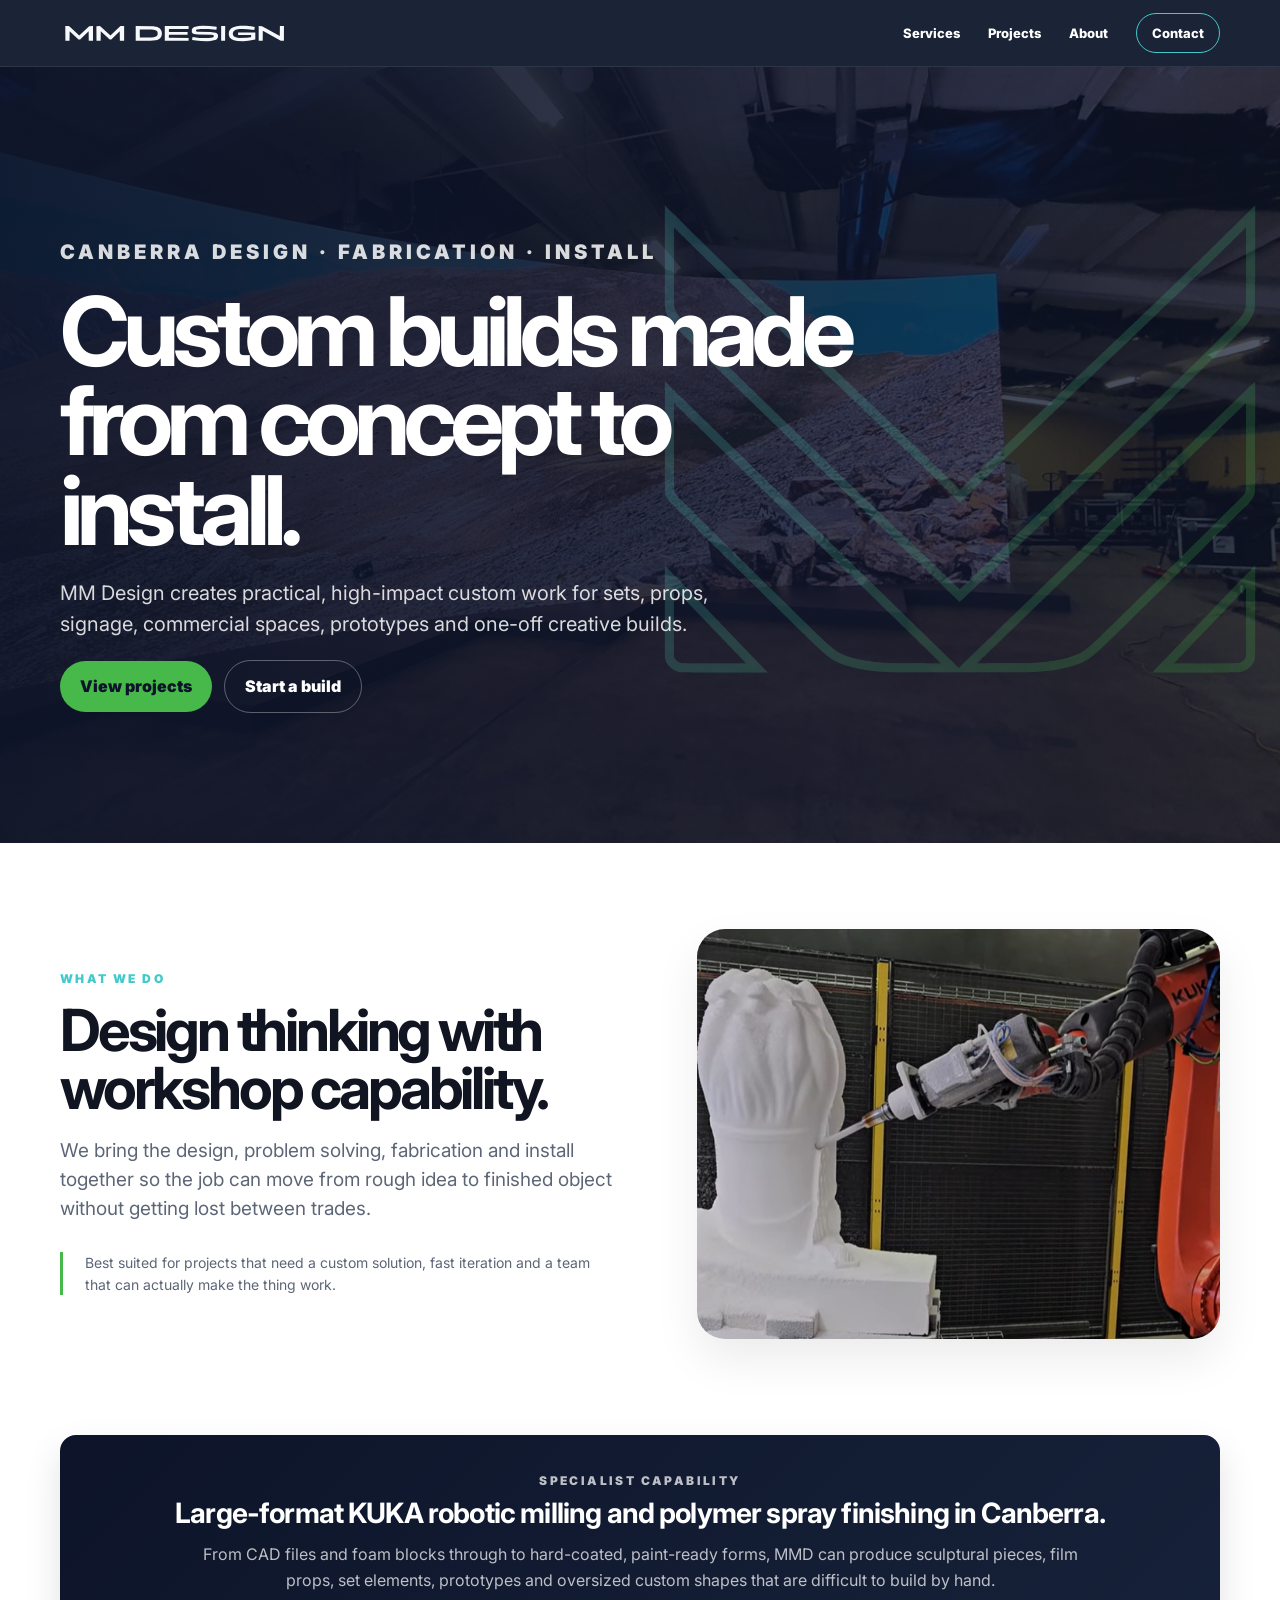
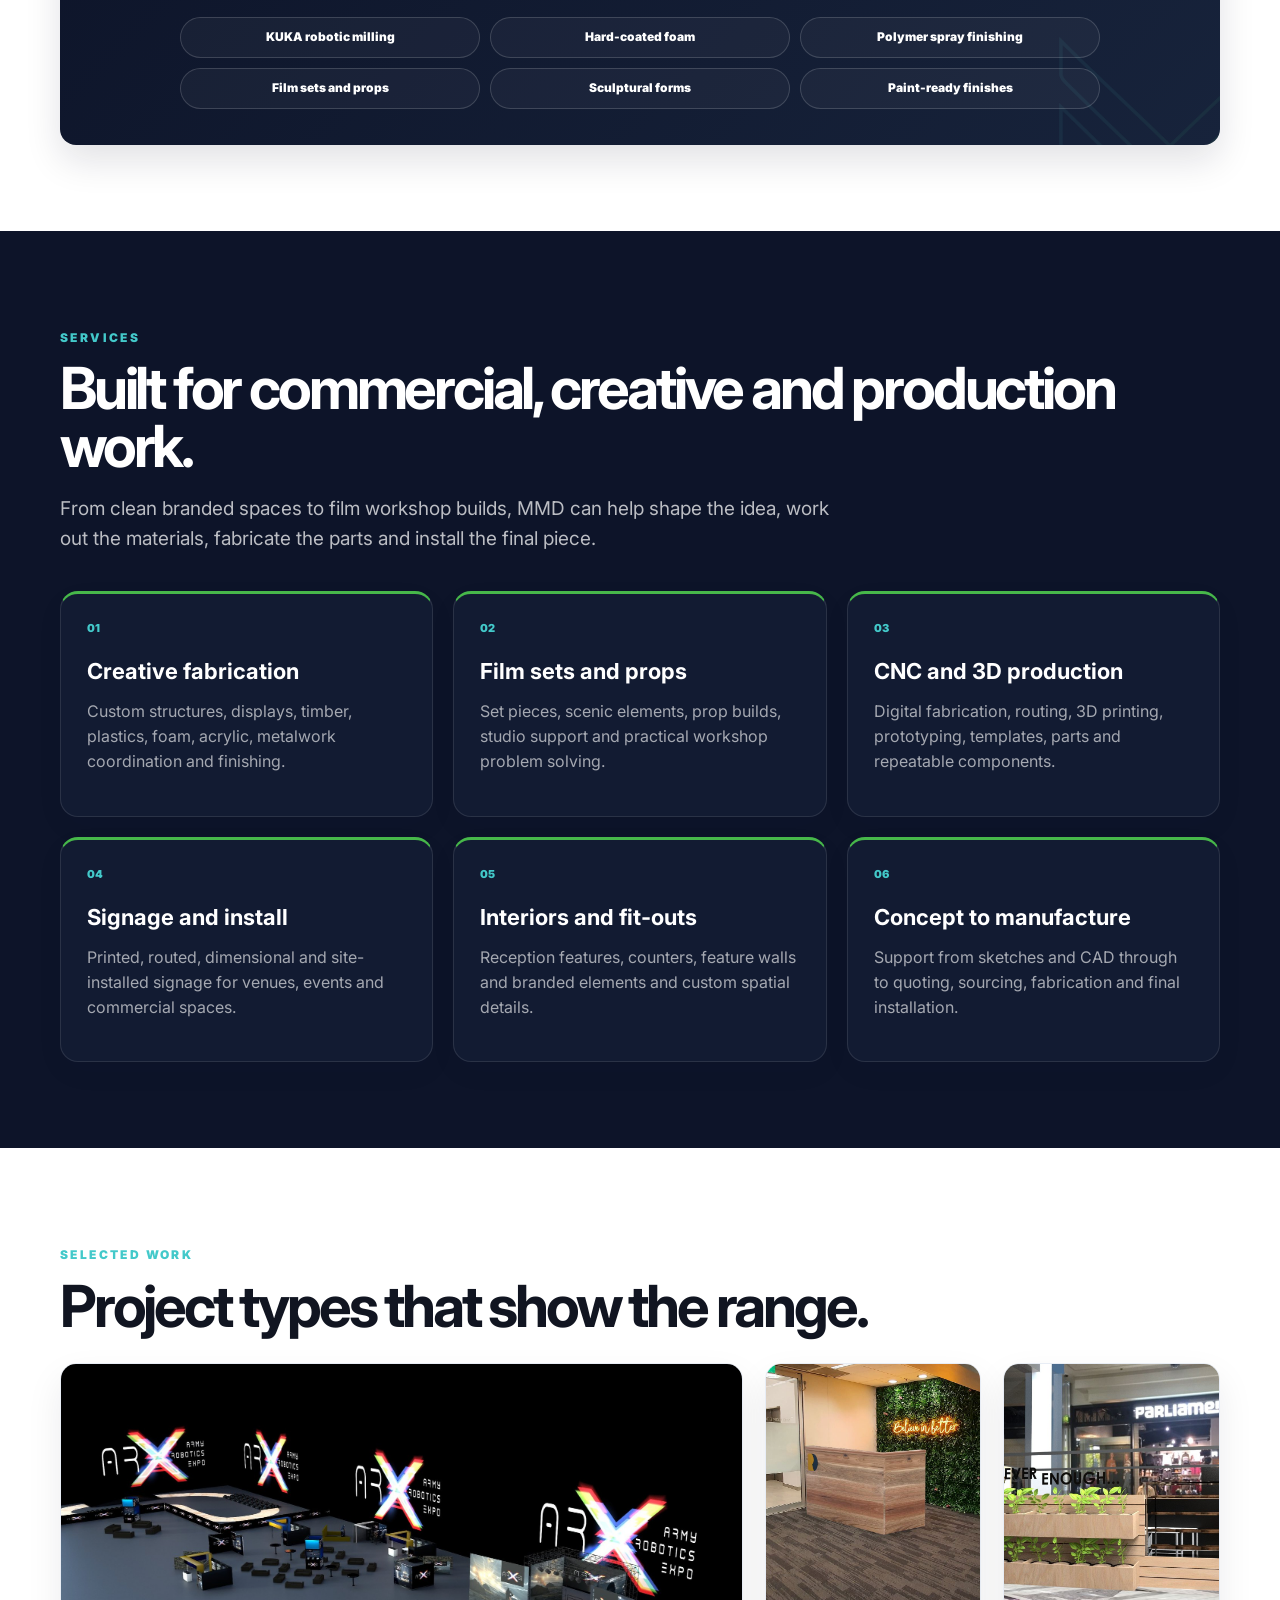
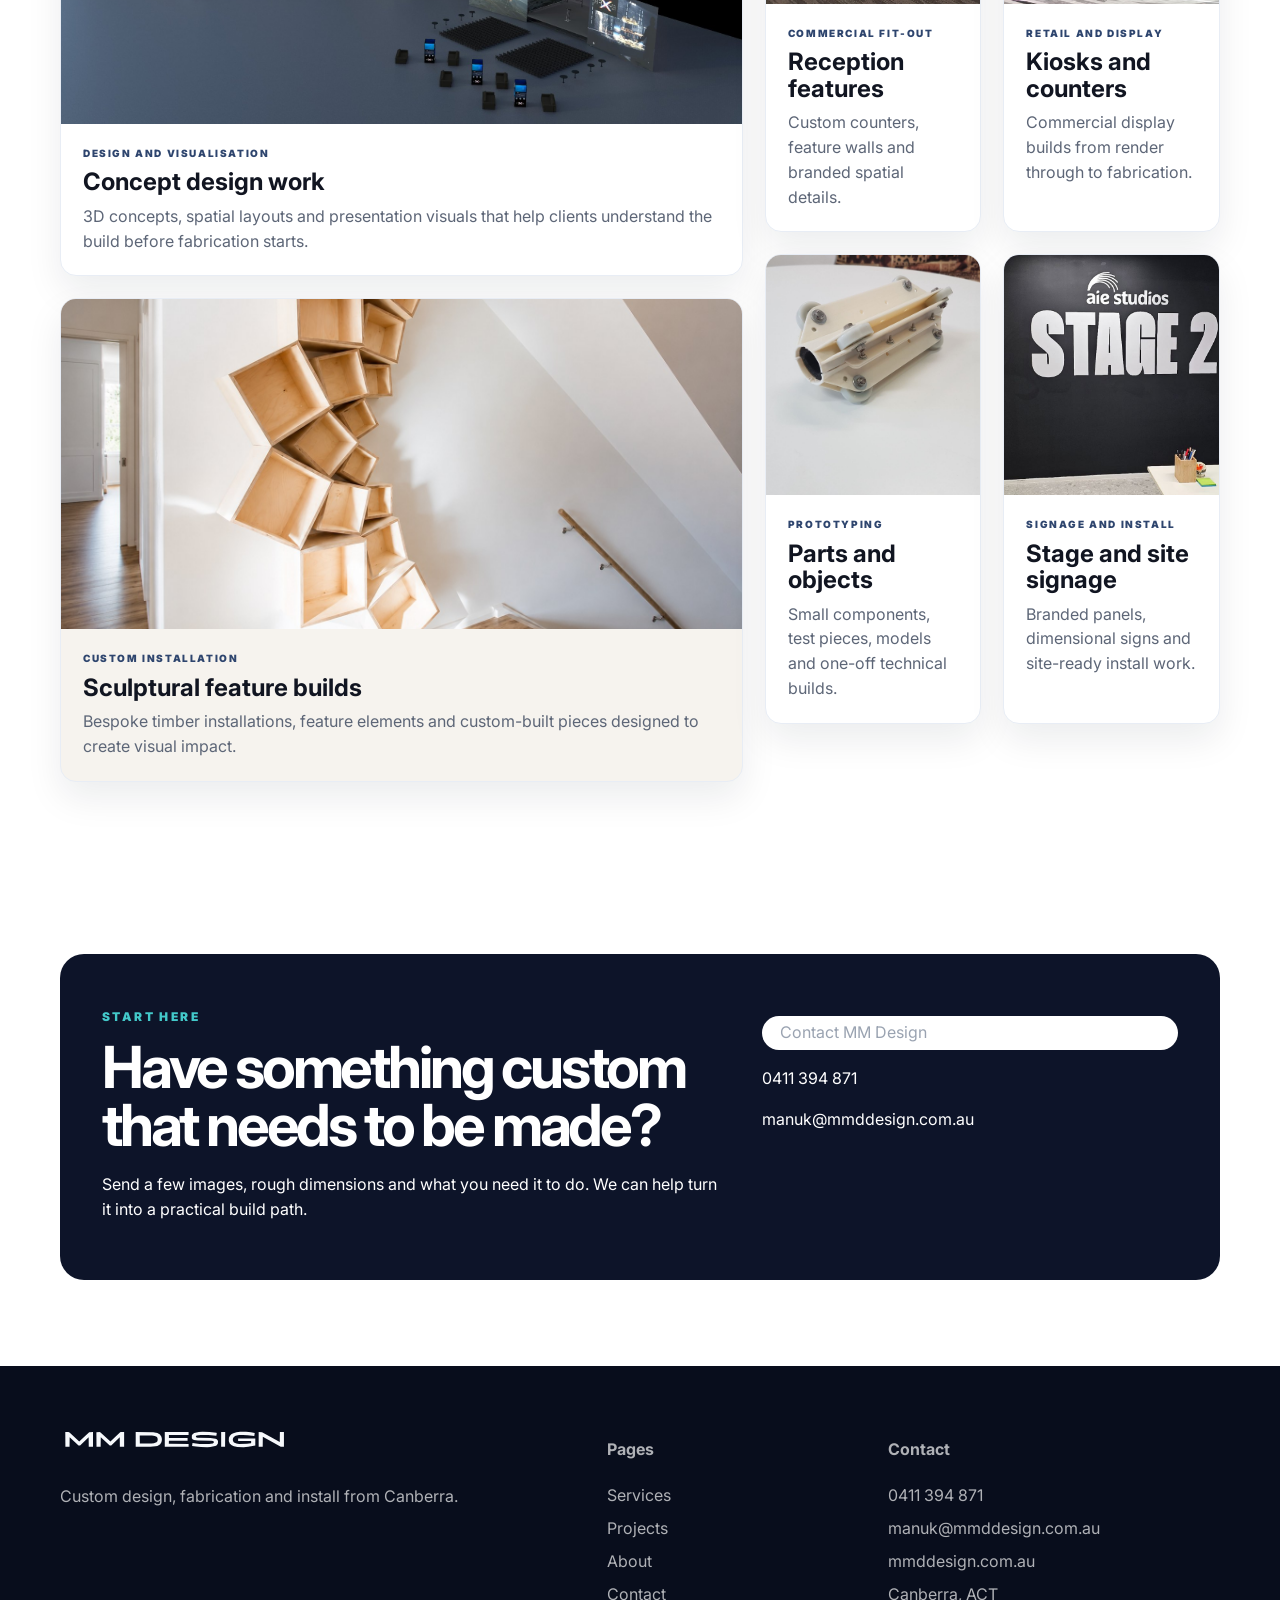
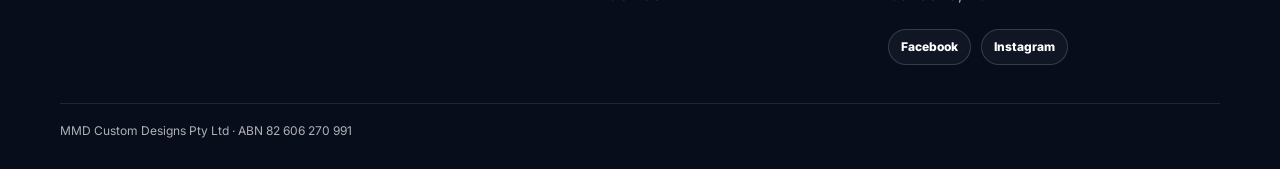
<file: index.html>
<!doctype html><html lang="en-AU"><head><meta charset="utf-8"><meta name="viewport" content="width=device-width, initial-scale=1"><title>MM Design | Custom Fabrication, Signage, Sets & Props Canberra</title><meta name="description" content="MM Design is a Canberra custom fabrication studio for signage, sets, props, CNC routing, 3D printing, robotic milling, polymer spray finishing and commercial install work."><meta name="robots" content="index,follow"><meta name="geo.region" content="AU-ACT"><meta name="geo.placename" content="Canberra"><link rel="canonical" href="https://www.mmddesign.com.au/"><link rel="icon" type="image/svg+xml" href="assets/logos/favicon.svg"><link rel="apple-touch-icon" href="assets/logos/mm-brand-mark.png"><meta property="og:site_name" content="MM Design"><meta property="og:type" content="website"><meta property="og:title" content="MM Design | Custom Fabrication, Signage, Sets & Props Canberra"><meta property="og:description" content="Canberra custom design and fabrication for signage, sets, props, CNC, 3D printing, robotic milling and commercial install work."><meta property="og:url" content="https://www.mmddesign.com.au/"><meta property="og:image" content="https://www.mmddesign.com.au/assets/images/final/led-mountain.jpg"><meta name="twitter:card" content="summary_large_image"><meta name="twitter:title" content="MM Design | Custom Fabrication Canberra"><meta name="twitter:description" content="Custom fabrication, signage, sets, props, CNC, 3D printing and install work from Canberra."><meta name="twitter:image" content="https://www.mmddesign.com.au/assets/images/final/led-mountain.jpg"><script type="application/ld+json">{"@context":"https://schema.org","@graph":[{"@type":"WebSite","@id":"https://www.mmddesign.com.au/#website","url":"https://www.mmddesign.com.au/","name":"MM Design","alternateName":"MMD Custom Designs","inLanguage":"en-AU","publisher":{"@id":"https://www.mmddesign.com.au/#business"}},{"@type":["LocalBusiness","ProfessionalService"],"@id":"https://www.mmddesign.com.au/#business","name":"MM Design","legalName":"MMD Custom Designs Pty Ltd","url":"https://www.mmddesign.com.au/","logo":"https://www.mmddesign.com.au/assets/logos/mm-design-logo-white.svg","image":"https://www.mmddesign.com.au/assets/images/final/led-mountain.jpg","description":"Canberra custom design and fabrication studio for signage, sets, props, CNC routing, 3D printing, robotic milling, polymer spray finishing, commercial displays and installation work.","telephone":"+61411394871","email":"manuk@mmddesign.com.au","taxID":"ABN 82 606 270 991","priceRange":"$$","address":{"@type":"PostalAddress","addressLocality":"Canberra","addressRegion":"ACT","addressCountry":"AU"},"areaServed":[{"@type":"City","name":"Canberra"},{"@type":"AdministrativeArea","name":"Australian Capital Territory"},{"@type":"Country","name":"Australia"}],"sameAs":["https://www.facebook.com/MMD.social","https://www.instagram.com/manuk.mmd/"],"knowsAbout":["custom fabrication Canberra","signage Canberra","film sets and props Australia","CNC routing Canberra","3D printing Canberra","KUKA robotic milling","foam milling","polymer spray finishing","commercial displays","custom installs"],"hasOfferCatalog":{"@type":"OfferCatalog","name":"MM Design services","itemListElement":[{"@type":"Offer","itemOffered":{"@type":"Service","name":"Custom fabrication","areaServed":"Canberra, ACT and Australia"}},{"@type":"Offer","itemOffered":{"@type":"Service","name":"Signage and install","areaServed":"Canberra, ACT and Australia"}},{"@type":"Offer","itemOffered":{"@type":"Service","name":"Film sets and props","areaServed":"Australia"}},{"@type":"Offer","itemOffered":{"@type":"Service","name":"CNC routing and 3D production","areaServed":"Canberra, ACT and Australia"}},{"@type":"Offer","itemOffered":{"@type":"Service","name":"KUKA robotic milling and polymer spray finishing","areaServed":"Australia"}}]}}]}</script><link rel="preconnect" href="https://fonts.googleapis.com"><link rel="preconnect" href="https://fonts.gstatic.com" crossorigin><link href="https://fonts.googleapis.com/css2?family=Inter:wght@400;500;700;800;900&display=swap" rel="stylesheet"><link rel="stylesheet" href="assets/css/styles.css"><link rel="stylesheet" href="assets/css/mark-tune.css"></head><body><header class="site-header"><div class="container nav"><a class="brand" href="index.html"><img src="assets/logos/mm-design-logo-white.svg" alt="MM Design"></a><nav class="nav-links"><a href="services.html">Services</a><a href="projects.html">Projects</a><a href="about.html">About</a><a class="nav-cta" href="contact.html">Contact</a></nav></div></header><main><section class="hero"><img class="hero-bg" src="assets/images/final/led-mountain.jpg" alt="LED production environment"><div class="container"><p class="eyebrow">Canberra design · fabrication · install</p><h1>Custom builds made from concept to install.</h1><p>MM Design creates practical, high-impact custom work for sets, props, signage, commercial spaces, prototypes and one-off creative builds.</p><a class="btn btn-primary" href="projects.html">View projects</a><a class="btn" href="contact.html">Start a build</a></div></section><section class="section"><div class="container split"><div><p class="kicker">What we do</p><h2>Design thinking with workshop capability.</h2><p class="lead muted">We bring the design, problem solving, fabrication and install together so the job can move from rough idea to finished object without getting lost between trades.</p><p class="note">Best suited for projects that need a custom solution, fast iteration and a team that can actually make the thing work.</p></div><div class="image-panel"><img src="assets/images/final/kuka-foam.jpg" alt="KUKA robotic fabrication"></div></div></section><section class="section capability-section"><div class="container"><div class="capability-panel"><div class="capability-text"><p class="kicker">Specialist capability</p><h3>Large-format KUKA robotic milling and polymer spray finishing in Canberra.</h3><p>From CAD files and foam blocks through to hard-coated, paint-ready forms, MMD can produce sculptural pieces, film props, set elements, prototypes and oversized custom shapes that are difficult to build by hand.</p><ul class="capability-list"><li>KUKA robotic milling</li><li>Hard-coated foam</li><li>Polymer spray finishing</li><li>Film sets and props</li><li>Sculptural forms</li><li>Paint-ready finishes</li></ul></div></div></div></section><section class="section dark"><div class="container"><p class="kicker">Services</p><h2>Built for commercial, creative and production work.</h2><p class="lead">From clean branded spaces to film workshop builds, MMD can help shape the idea, work out the materials, fabricate the parts and install the final piece.</p><div class="service-grid"><article class="card"><span class="num">01</span><h3>Creative fabrication</h3><p>Custom structures, displays, timber, plastics, foam, acrylic, metalwork coordination and finishing.</p></article><article class="card"><span class="num">02</span><h3>Film sets and props</h3><p>Set pieces, scenic elements, prop builds, studio support and practical workshop problem solving.</p></article><article class="card"><span class="num">03</span><h3>CNC and 3D production</h3><p>Digital fabrication, routing, 3D printing, prototyping, templates, parts and repeatable components.</p></article><article class="card"><span class="num">04</span><h3>Signage and install</h3><p>Printed, routed, dimensional and site-installed signage for venues, events and commercial spaces.</p></article><article class="card"><span class="num">05</span><h3>Interiors and fit-outs</h3><p>Reception features, counters, feature walls and branded elements and custom spatial details.</p></article><article class="card"><span class="num">06</span><h3>Concept to manufacture</h3><p>Support from sketches and CAD through to quoting, sourcing, fabrication and final installation.</p></article></div></div></section><section class="section"><div class="container"><p class="kicker">Selected work</p><h2>Project types that show the range.</h2><div class="project-grid"><div class="project-main"><article class="project-card big"><img src="assets/images/final/design-visualisation.jpg" alt="3D exhibition concept design"><div class="copy"><div class="tag">Design and visualisation</div><h3>Concept design work</h3><p>3D concepts, spatial layouts and presentation visuals that help clients understand the build before fabrication starts.</p></div></article><article class="project-card sculptural-card"><div class="project-image-frame"><img src="assets/images/final/sculptural-feature-build.jpg" alt="Sculptural timber feature installation"></div><div class="copy"><div class="tag">Custom installation</div><h3>Sculptural feature builds</h3><p>Bespoke timber installations, feature elements and custom-built pieces designed to create visual impact.</p></div></article></div><div class="project-stack"><article class="project-card"><img src="assets/images/final/rd-reception.jpg" alt="Reception feature"><div class="copy"><div class="tag">Commercial fit-out</div><h3>Reception features</h3><p>Custom counters, feature walls and branded spatial details.</p></div></article><article class="project-card"><img src="assets/images/final/empanada-kiosk.jpg" alt="Retail kiosk"><div class="copy"><div class="tag">Retail and display</div><h3>Kiosks and counters</h3><p>Commercial display builds from render through to fabrication.</p></div></article><article class="project-card"><img src="assets/images/final/prototype-part.jpg" alt="Prototype part"><div class="copy"><div class="tag">Prototyping</div><h3>Parts and objects</h3><p>Small components, test pieces, models and one-off technical builds.</p></div></article><article class="project-card"><img src="assets/images/final/stage2-signage.jpg" alt="Stage signage"><div class="copy"><div class="tag">Signage and install</div><h3>Stage and site signage</h3><p>Branded panels, dimensional signs and site-ready install work.</p></div></article></div></div></div></section><section class="section"><div class="container contact-box"><div><p class="kicker">Start here</p><h2>Have something custom that needs to be made?</h2><p>Send a few images, rough dimensions and what you need it to do. We can help turn it into a practical build path.</p></div><div><div class="contact-pill">Contact MM Design</div><p>0411 394 871</p><p>manuk@mmddesign.com.au</p></div></div></section></main><footer class="footer"><div class="container footer-grid"><div><img src="assets/logos/mm-design-logo-white.svg" alt="MM Design"><p>Custom design, fabrication and install from Canberra.</p></div><div><h4>Pages</h4><a href="services.html">Services</a><a href="projects.html">Projects</a><a href="about.html">About</a><a href="contact.html">Contact</a></div><div><h4>Contact</h4><span>0411 394 871</span><span>manuk@mmddesign.com.au</span><span>mmddesign.com.au</span><span>Canberra, ACT</span><div class="social-links"><a href="https://www.facebook.com/MMD.social" target="_blank" rel="noopener">Facebook</a><a href="https://www.instagram.com/manuk.mmd/" target="_blank" rel="noopener">Instagram</a></div></div></div><div class="container fineprint">MMD Custom Designs Pty Ltd · ABN 82 606 270 991</div></footer></body></html>
</file>
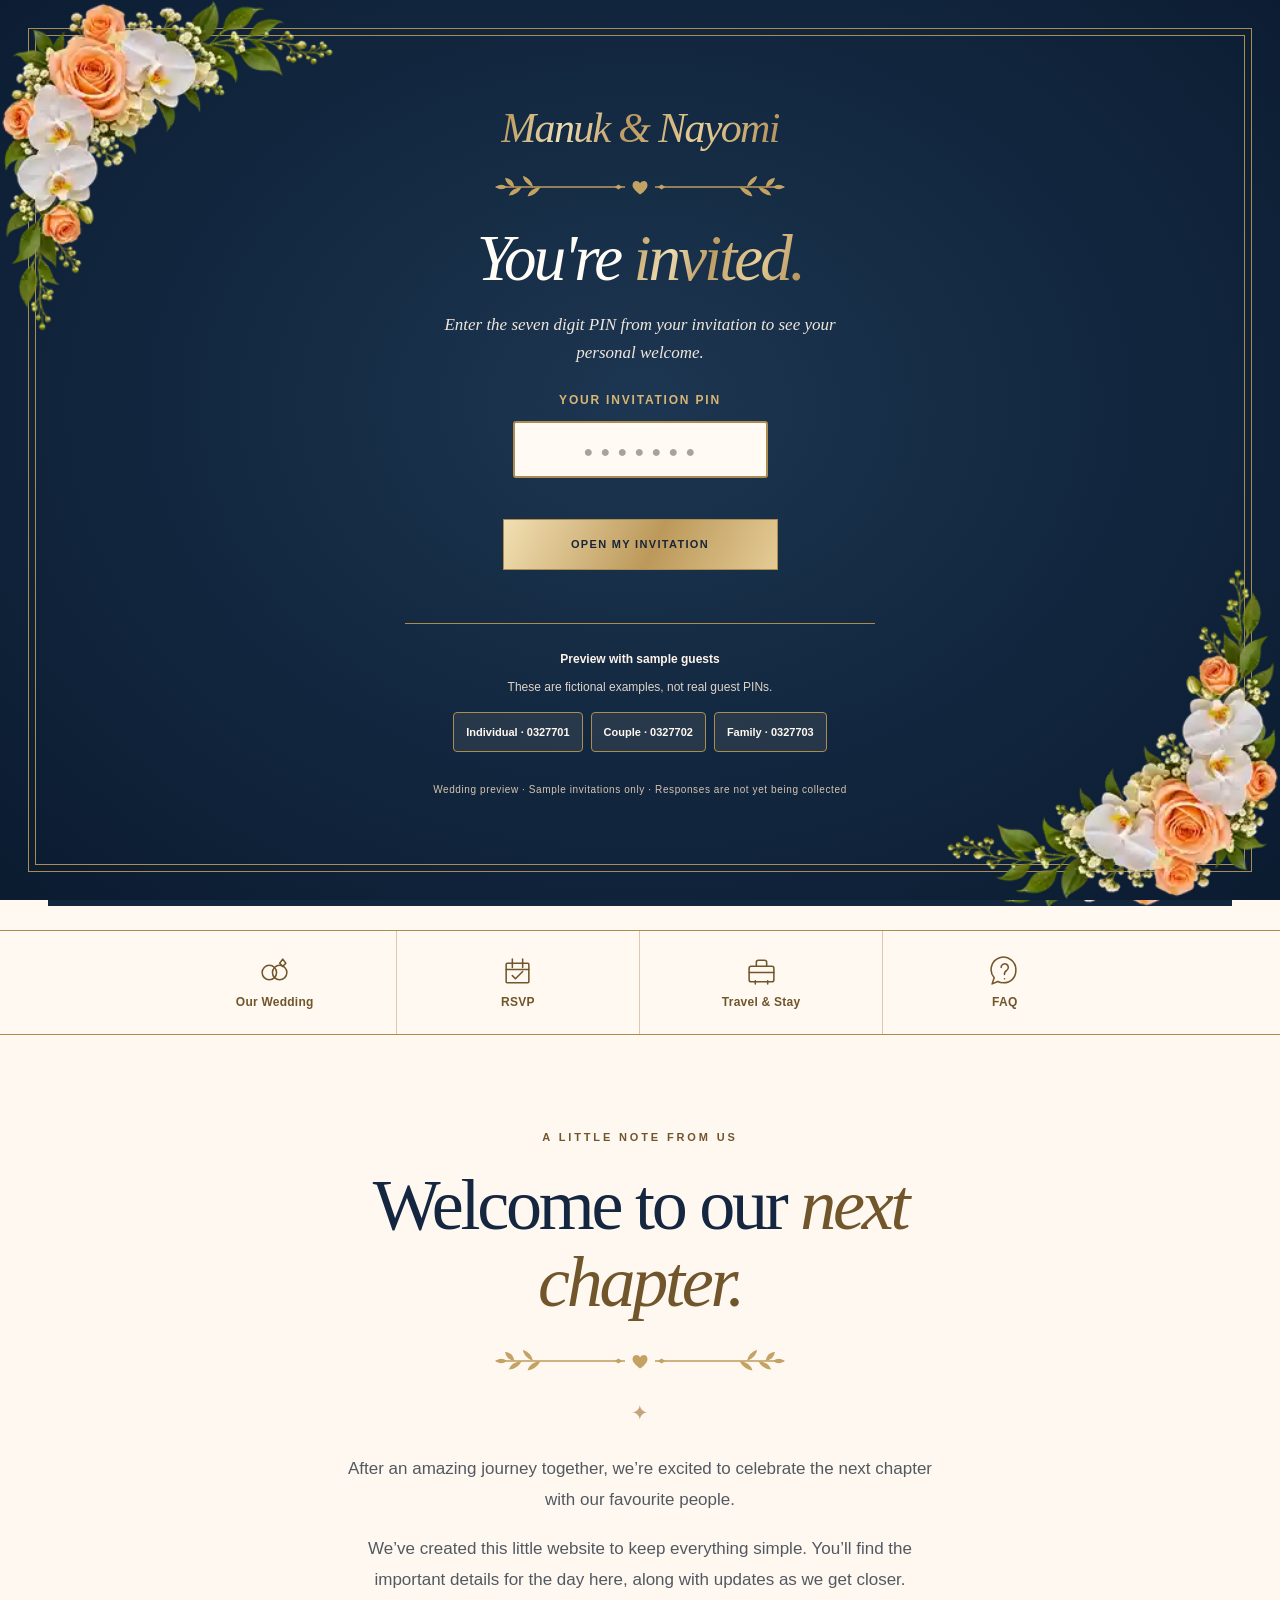
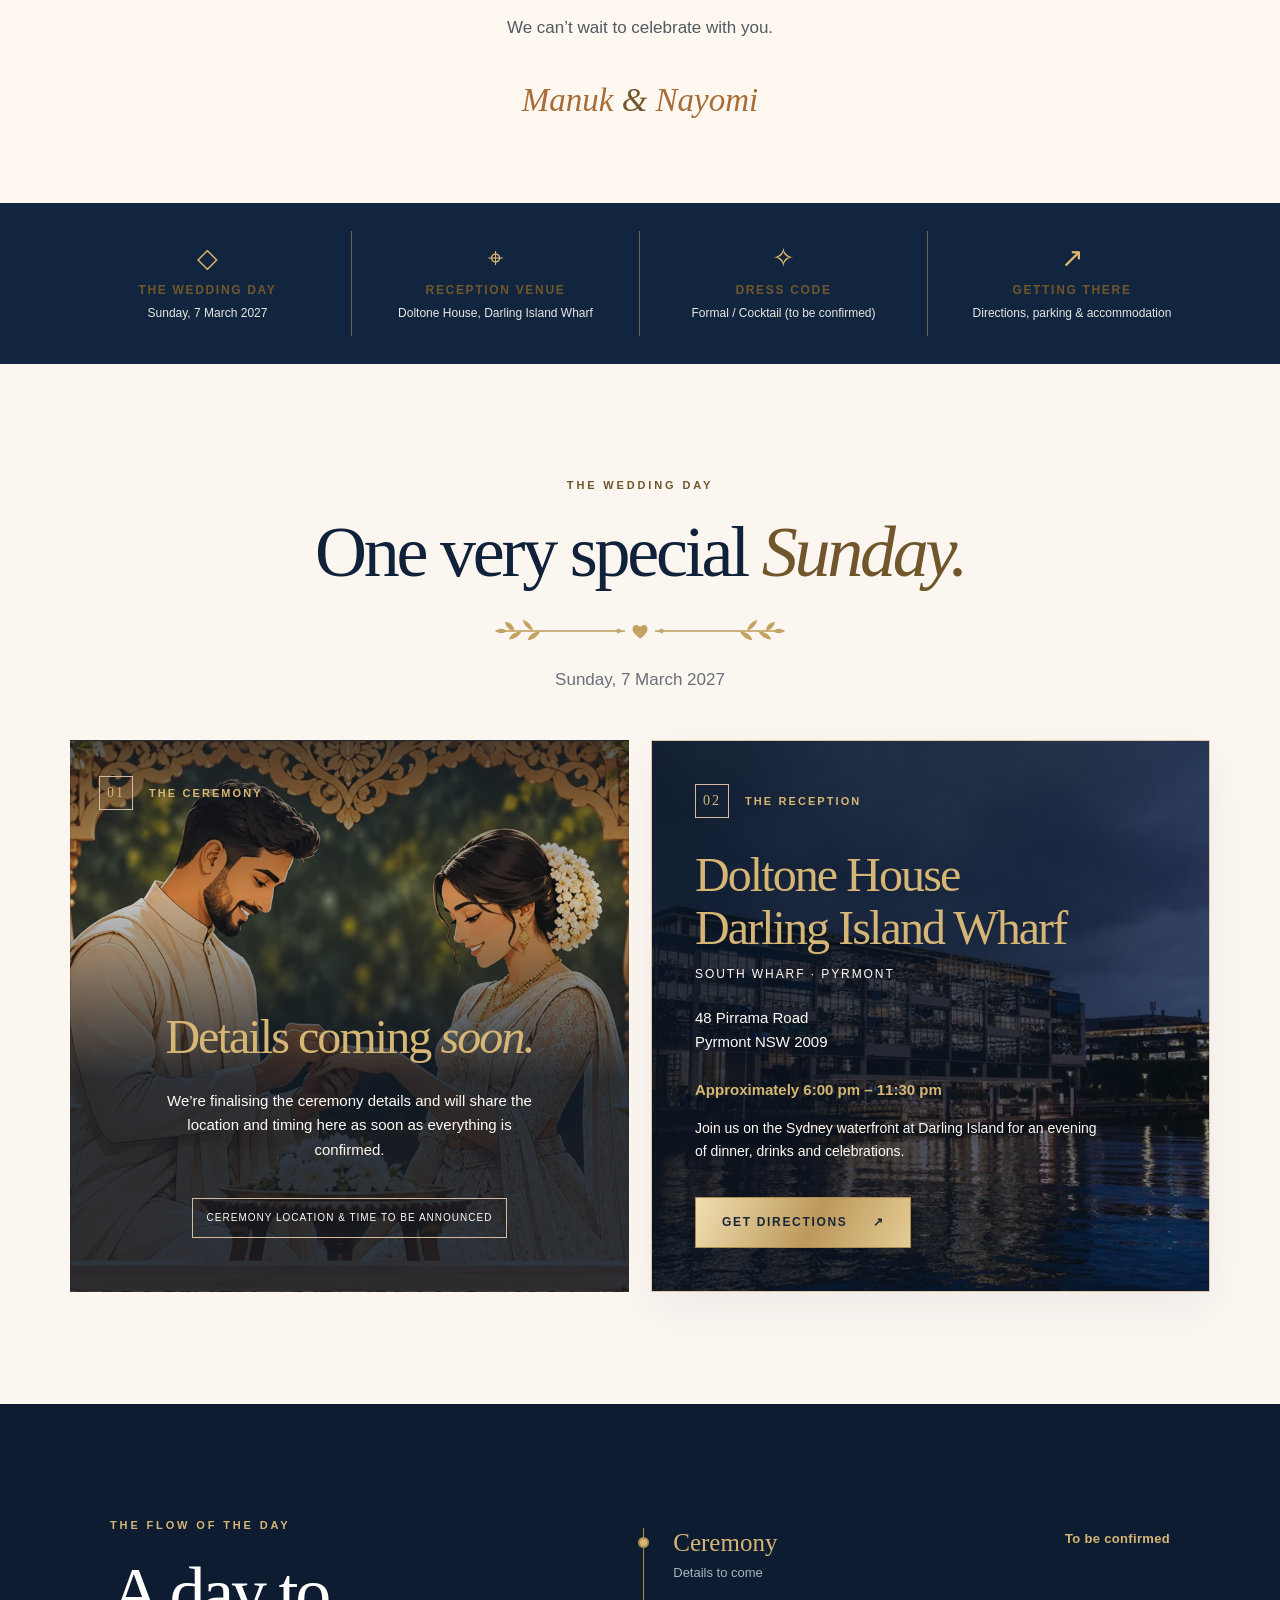
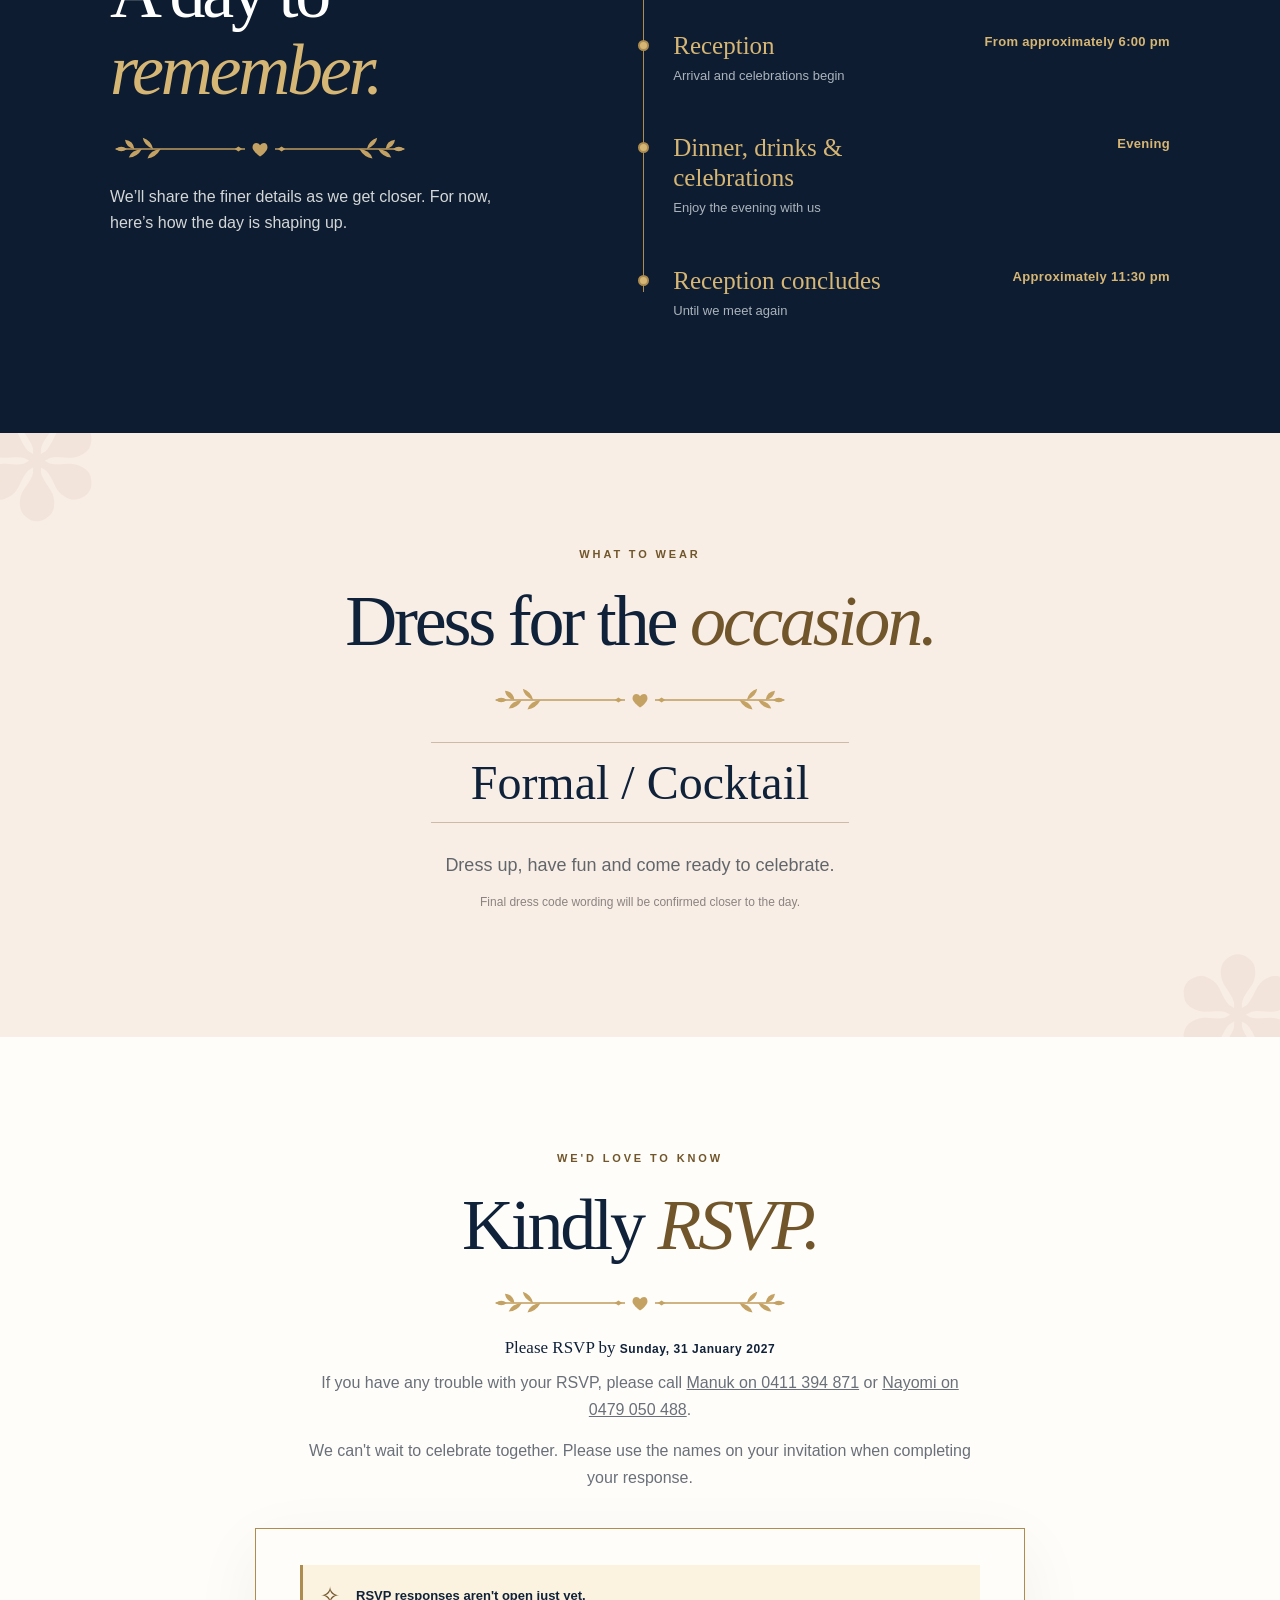
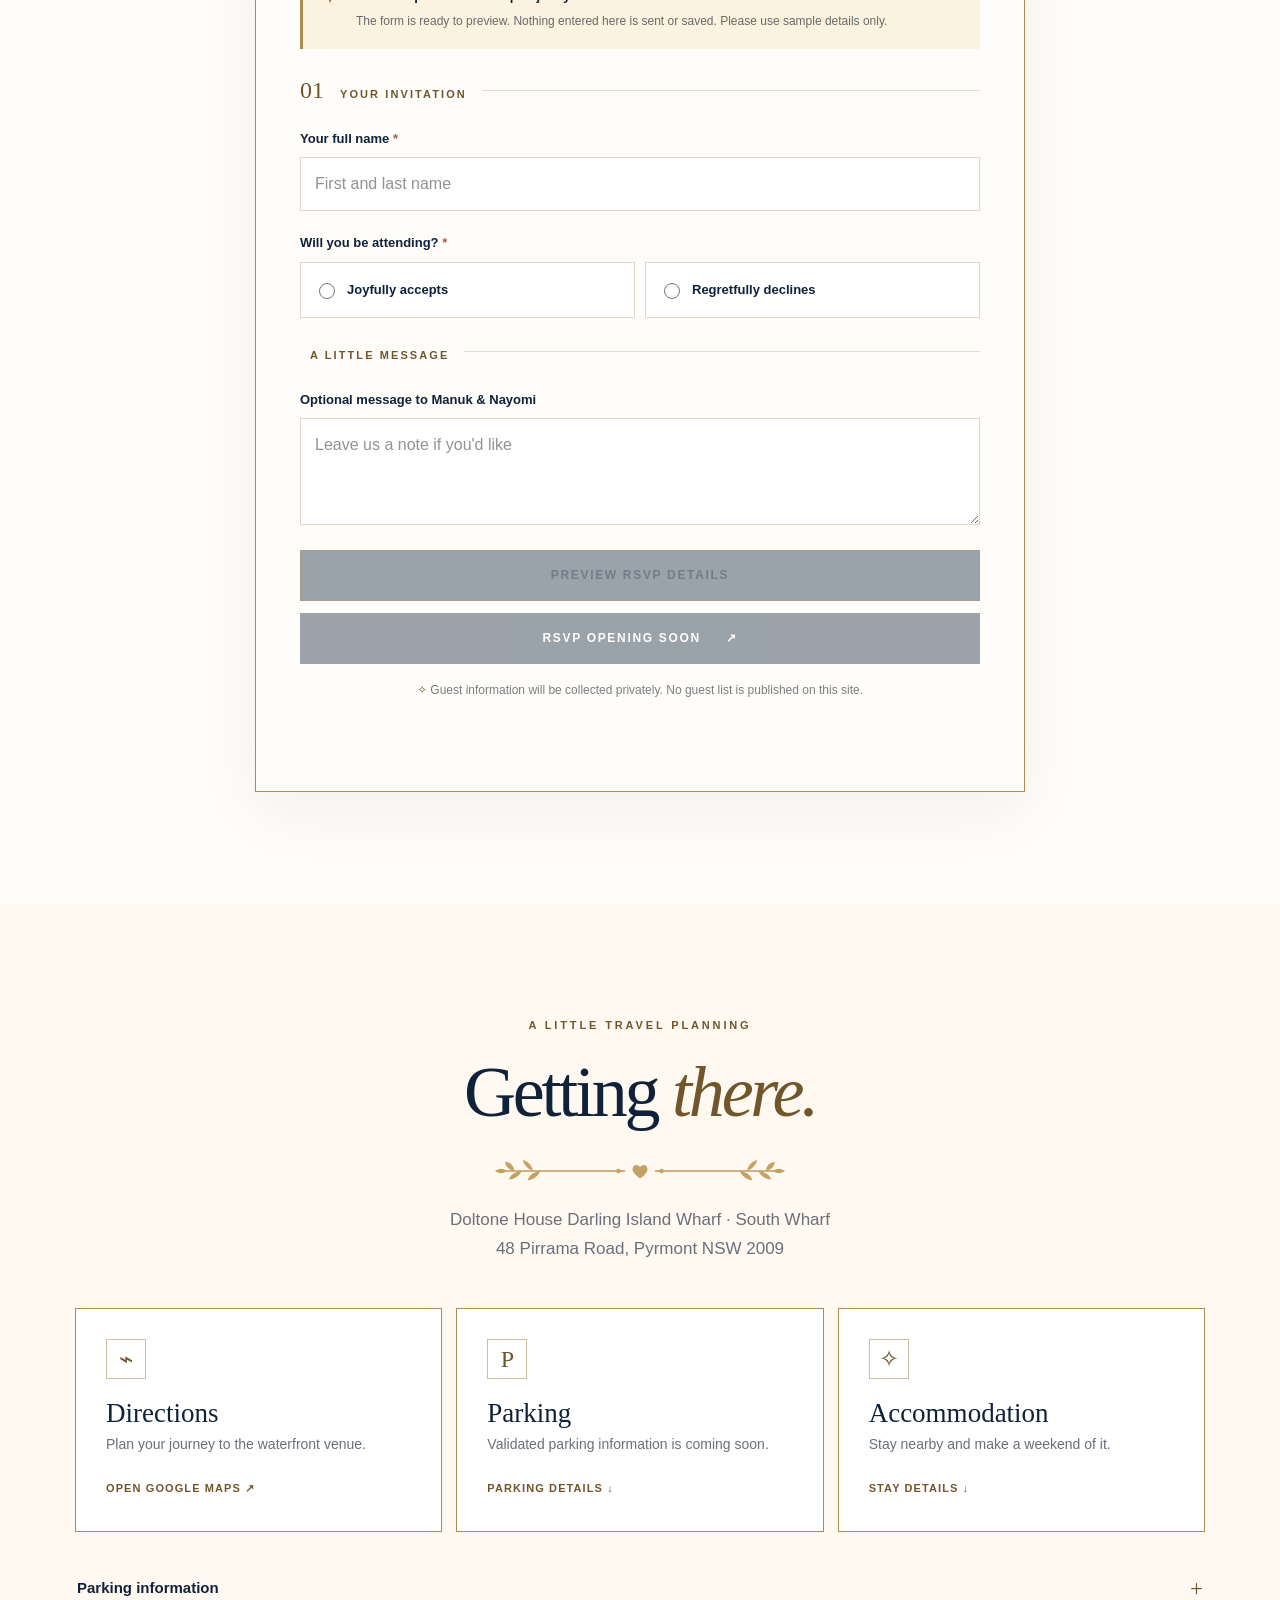
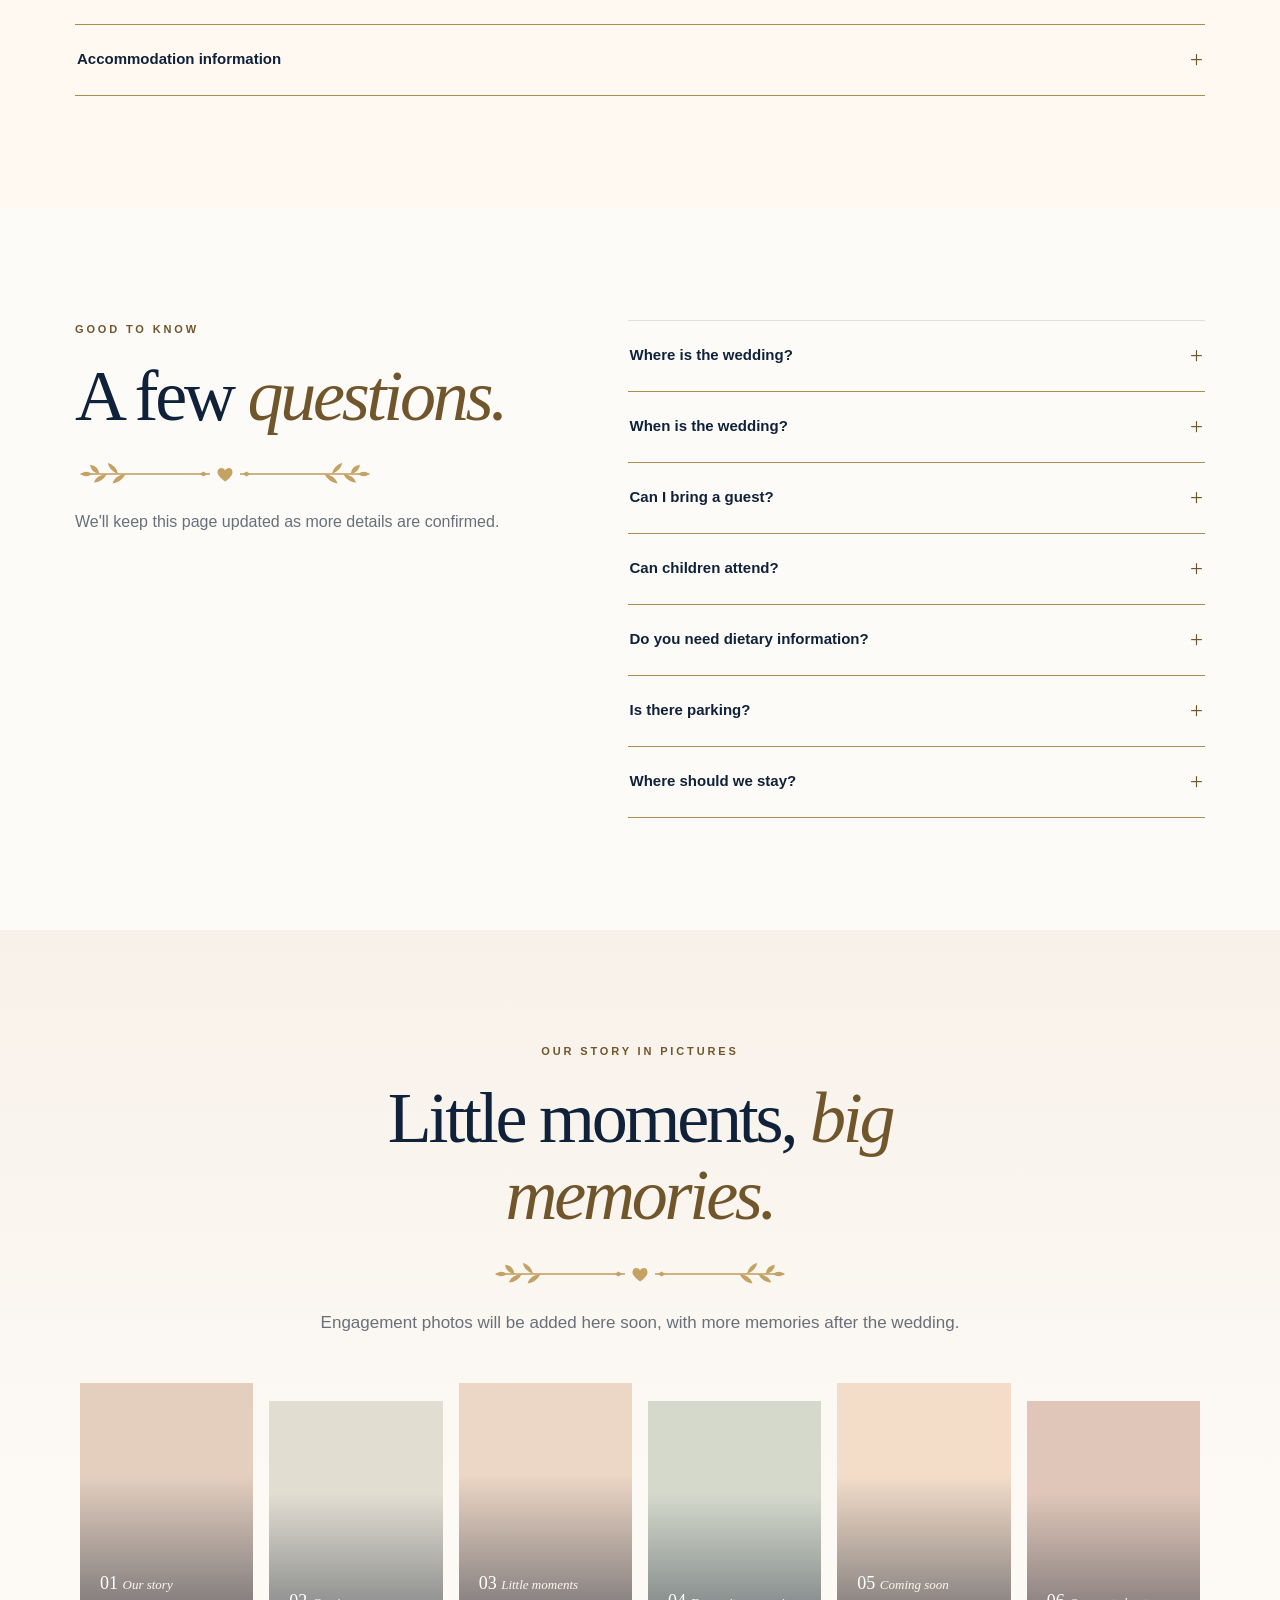
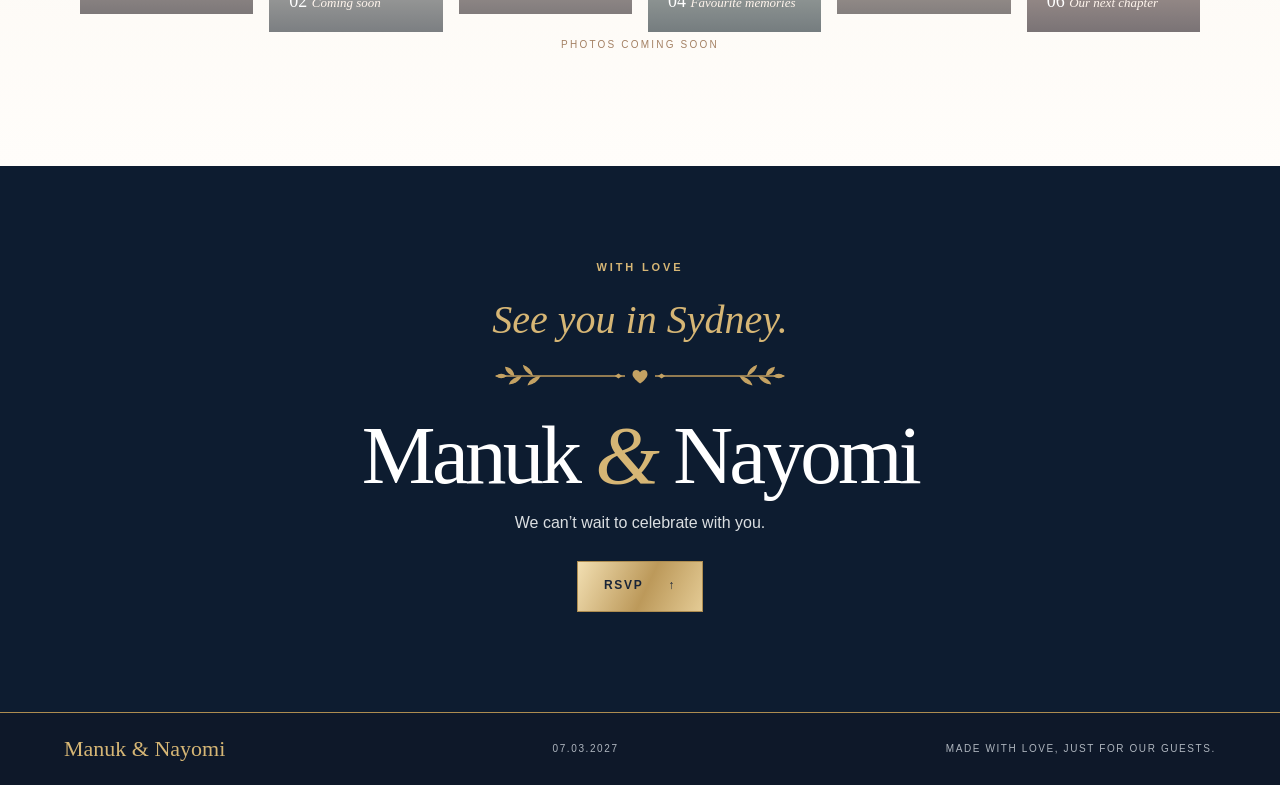
<file: manuk-nayomi/index.html>
<!doctype html>
<html lang="en-AU"><head><meta charset="utf-8">
<meta name="robots" content="noindex,nofollow">
<title>Manuk &amp; Nayomi</title>
<script>location.replace("/mookie-weds-nomi/" + location.search + location.hash);</script>
<meta http-equiv="refresh" content="0;url=/mookie-weds-nomi/">
</head><body><a href="/mookie-weds-nomi/">Open the wedding website</a></body></html>
</file>
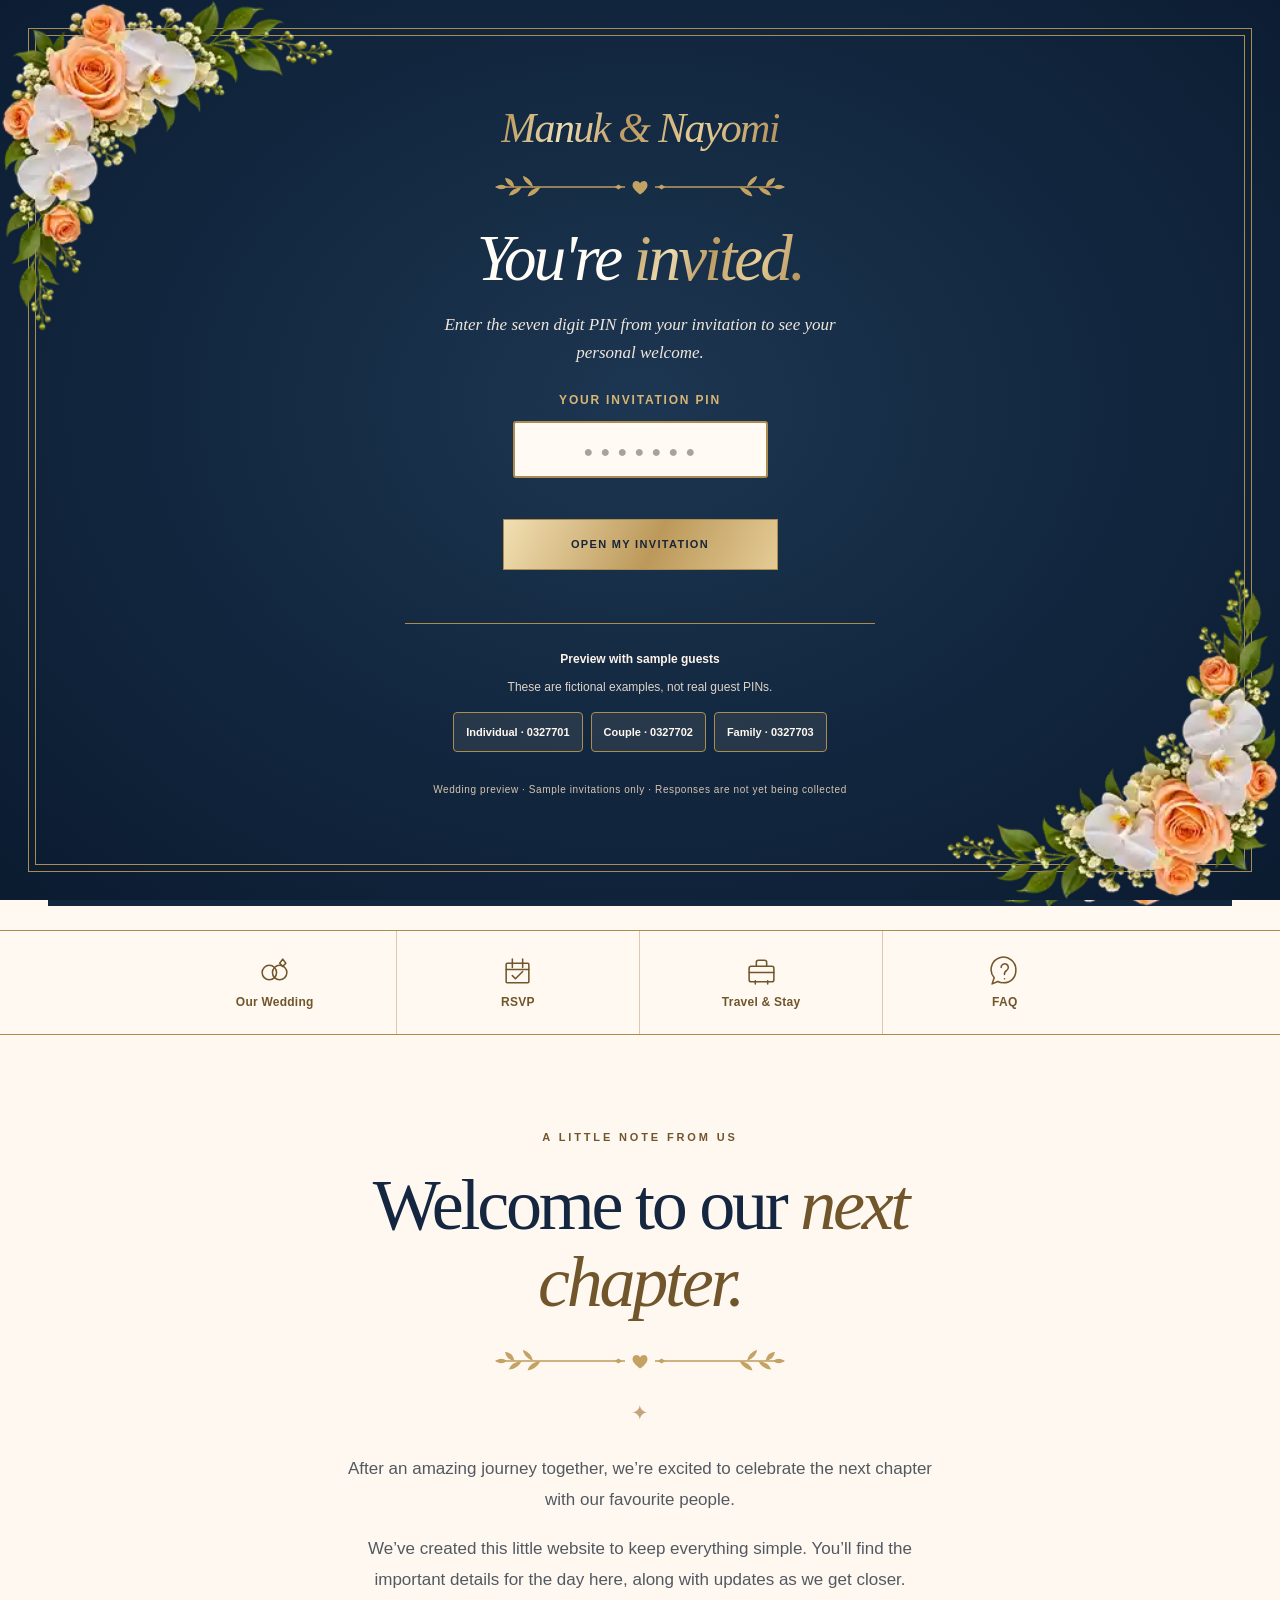
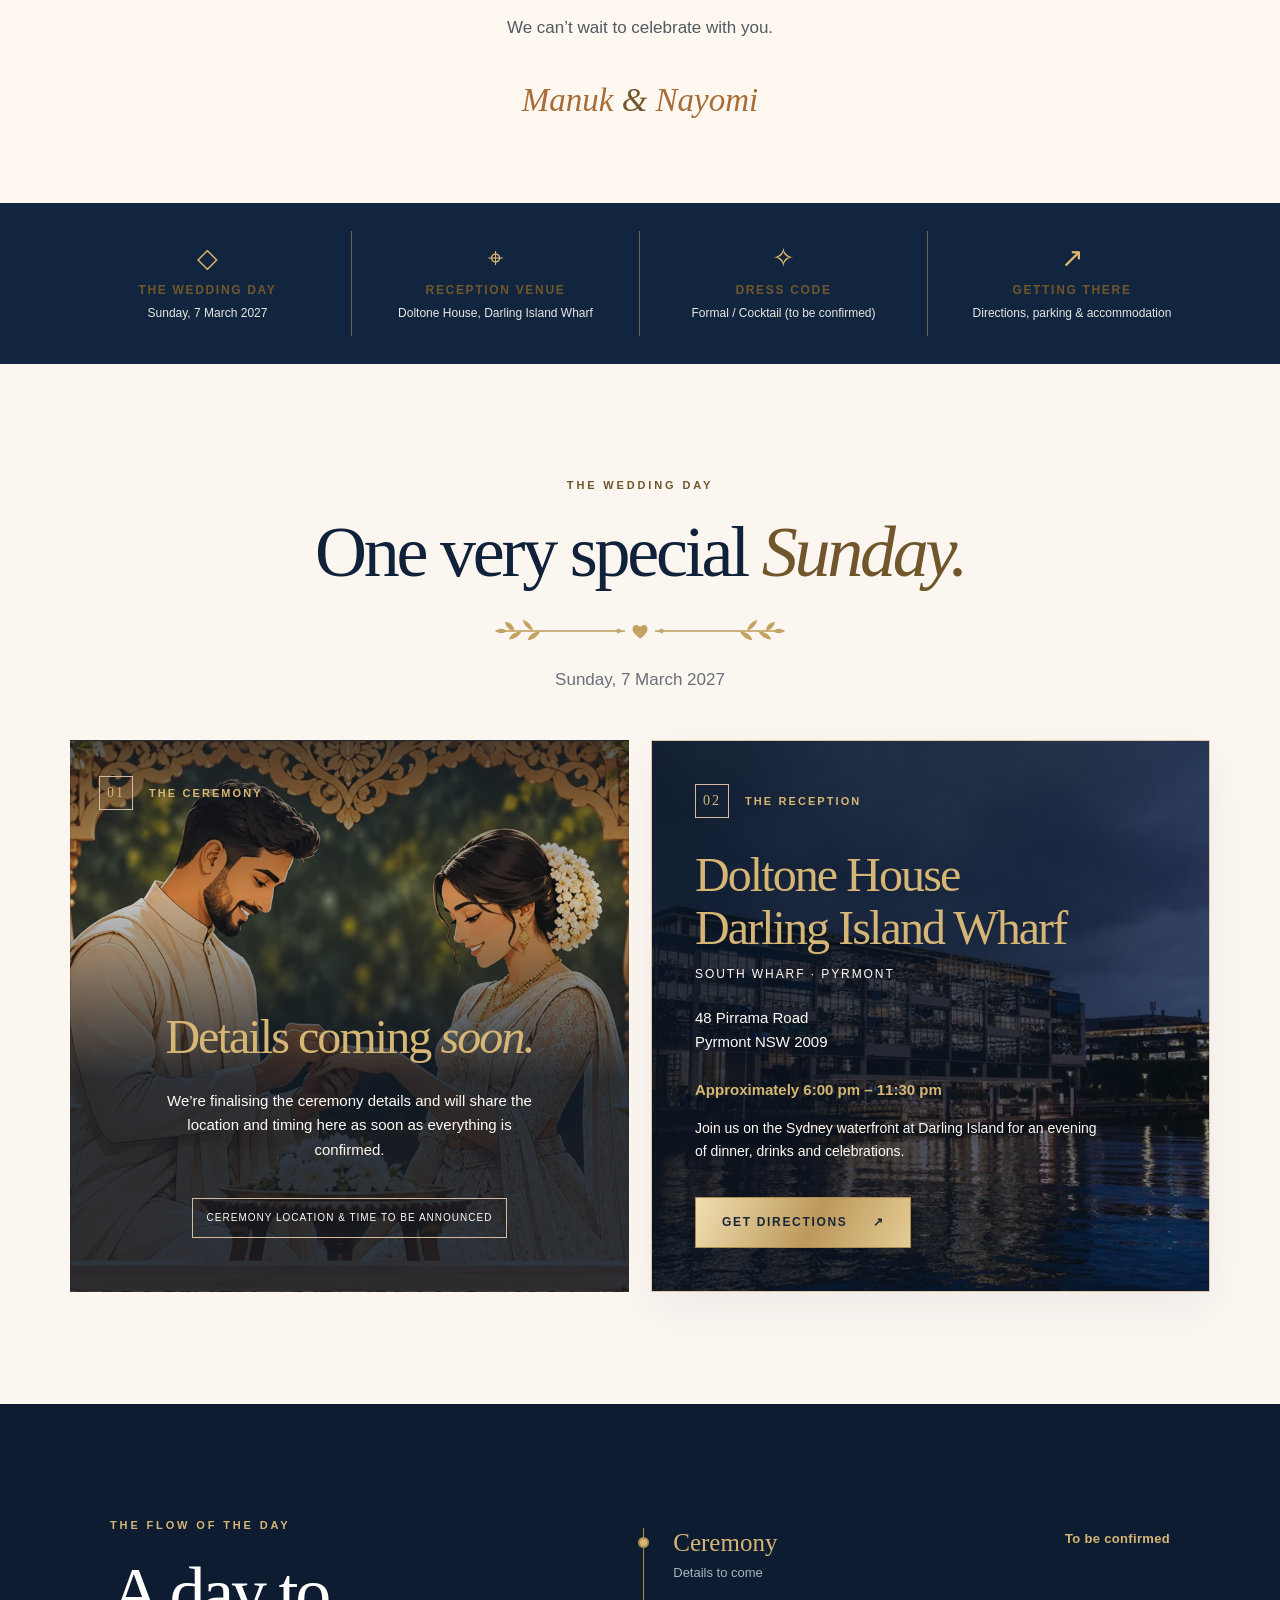
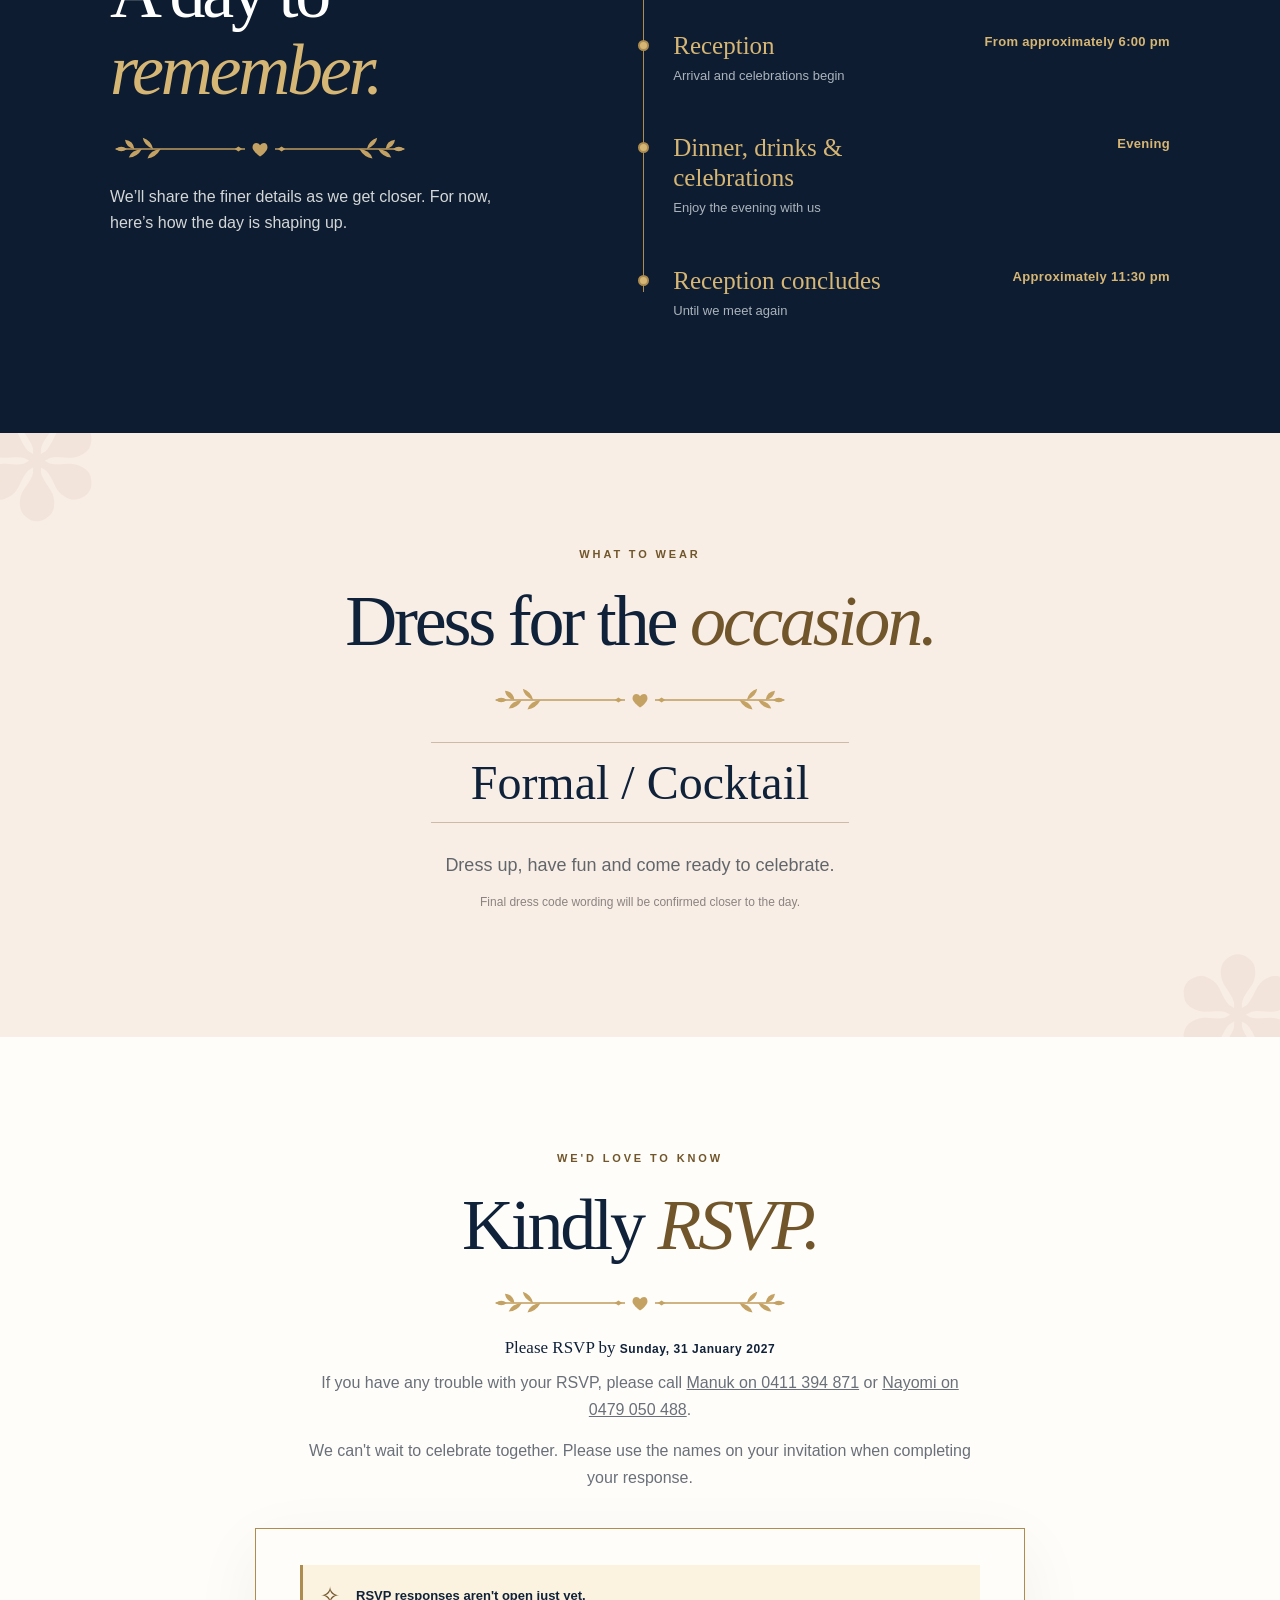
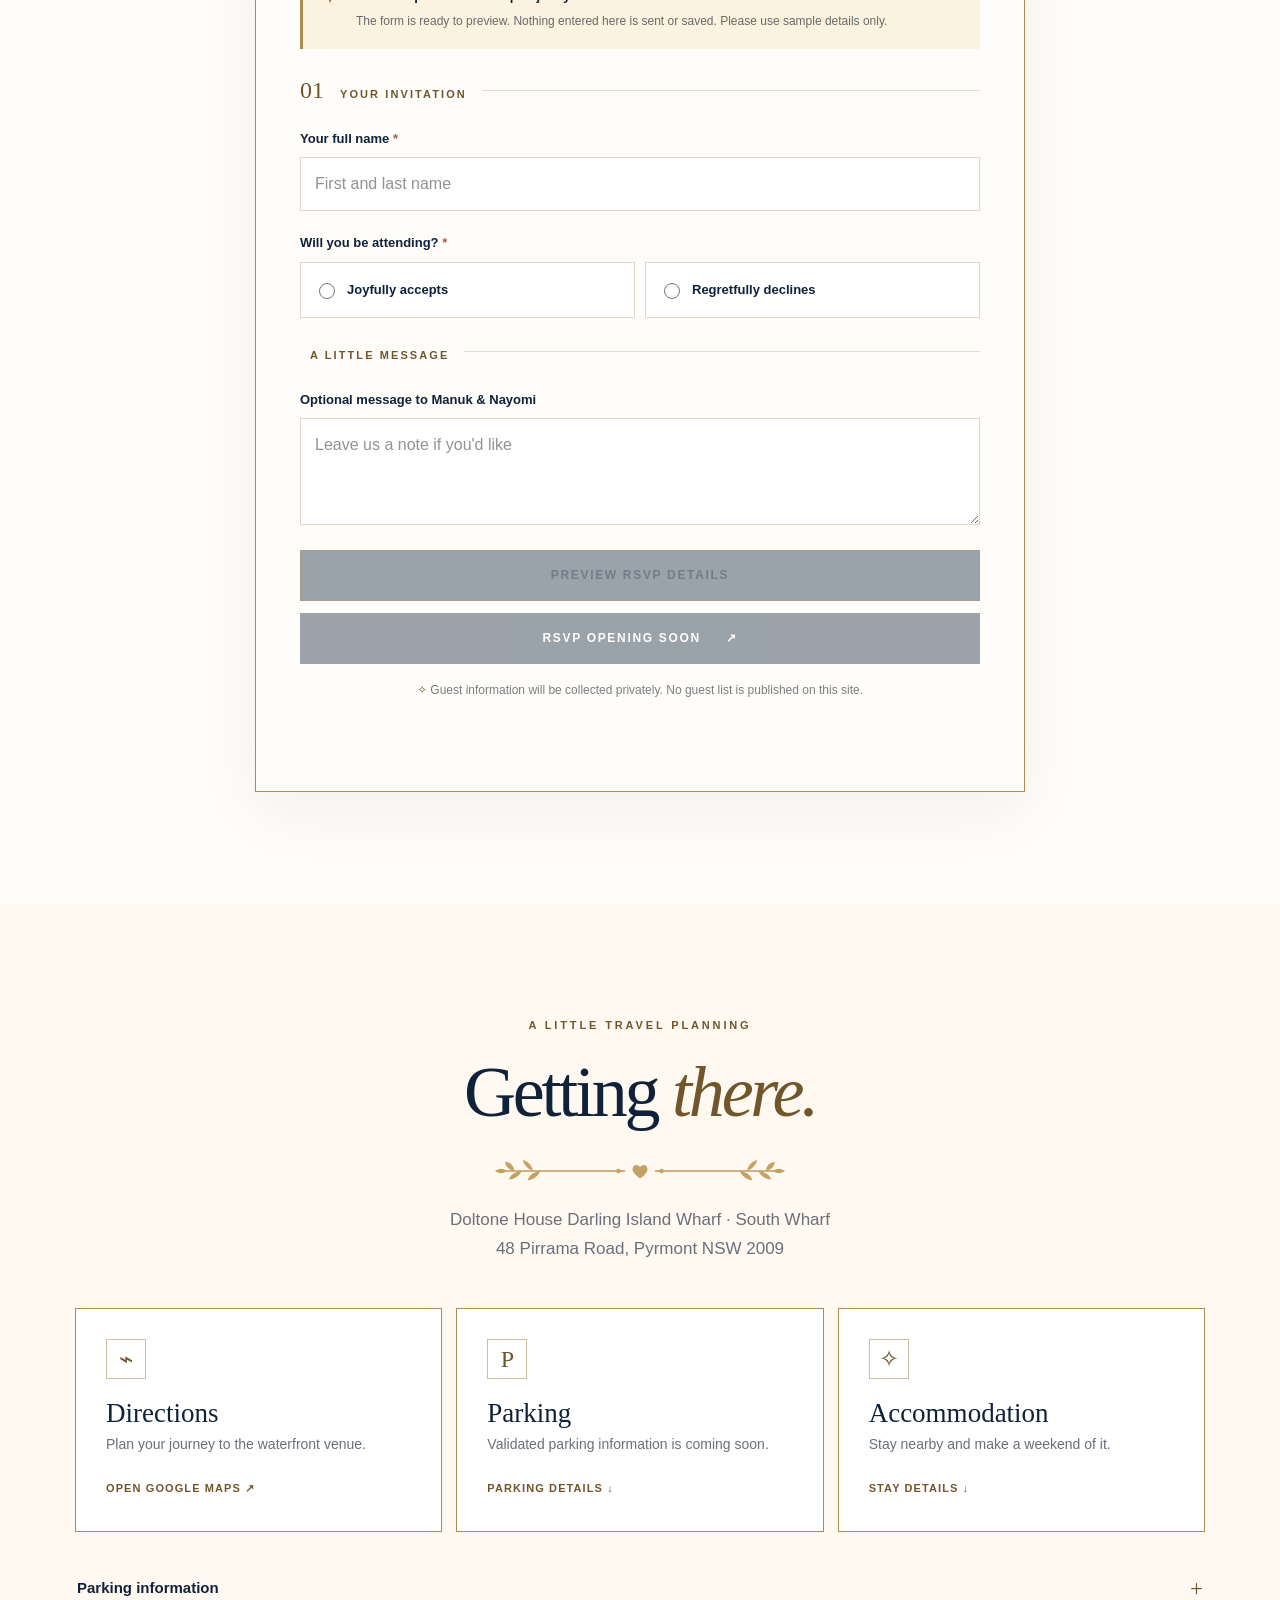
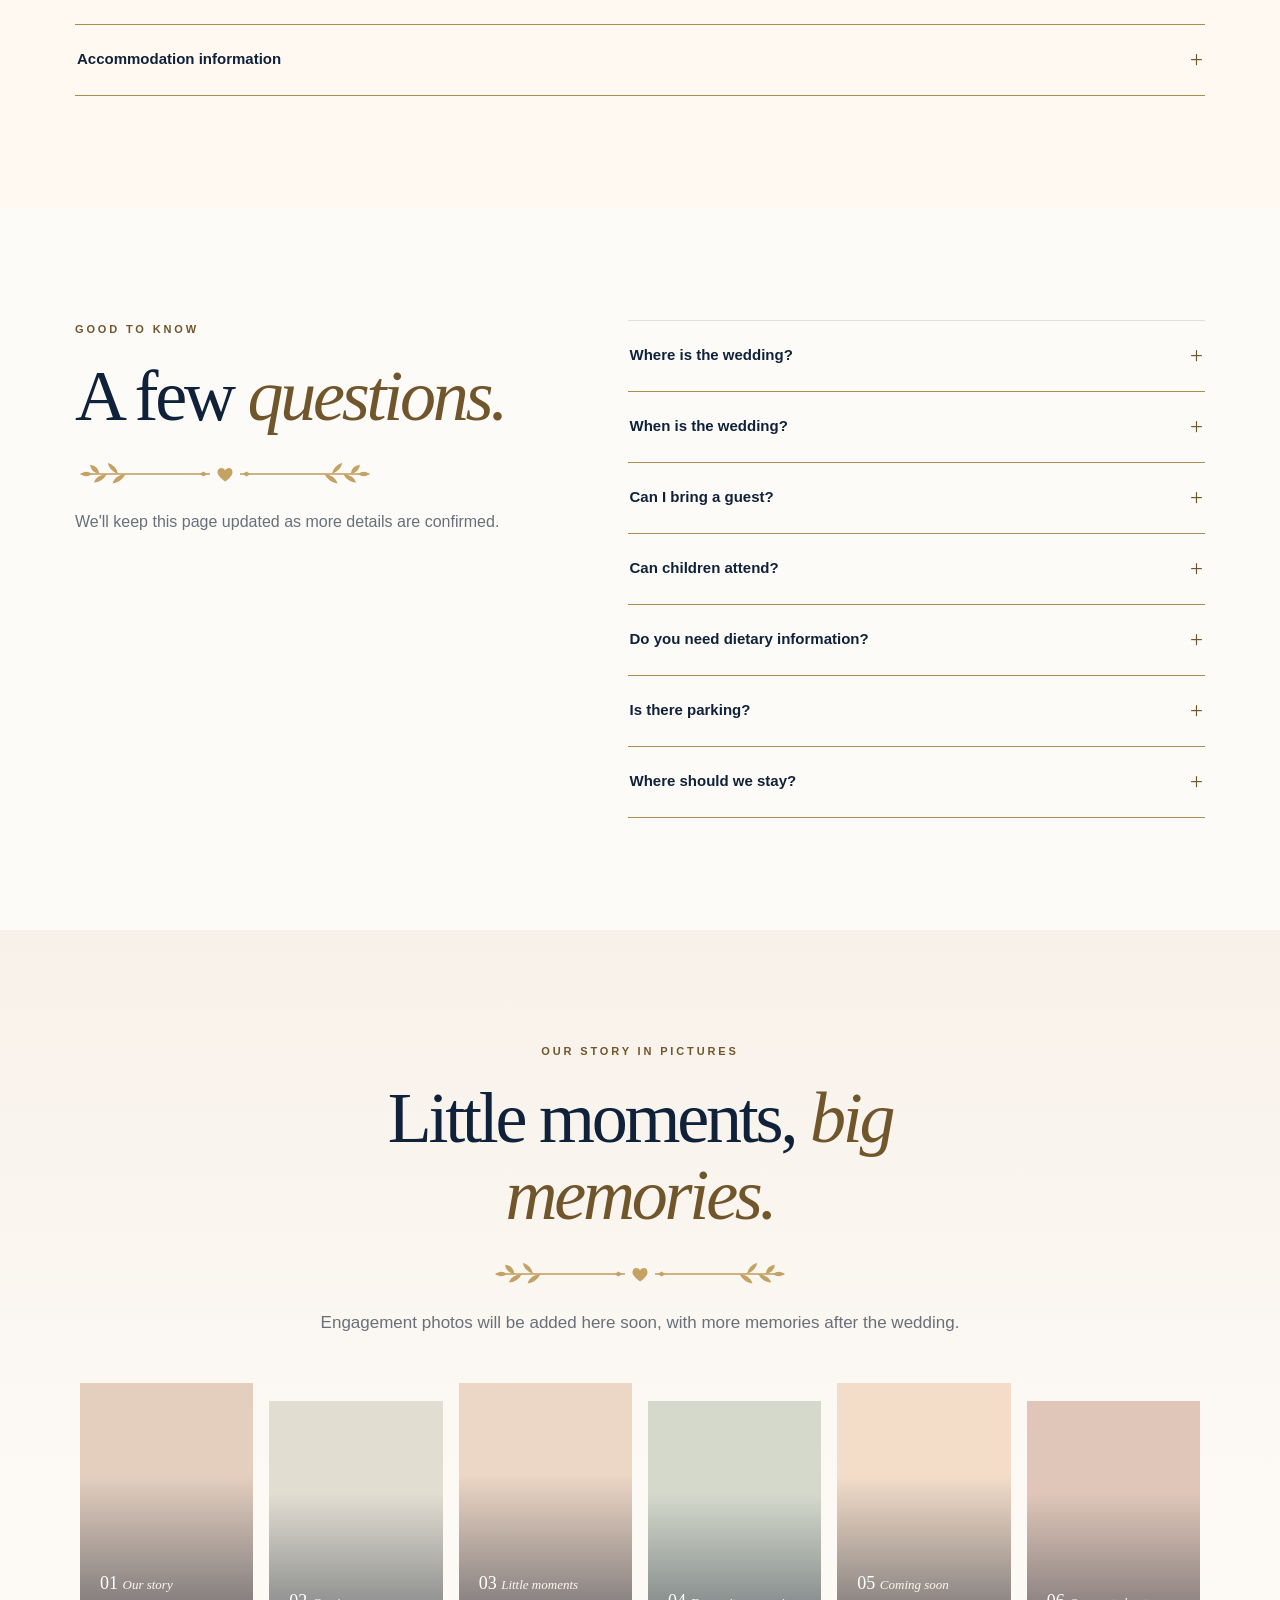
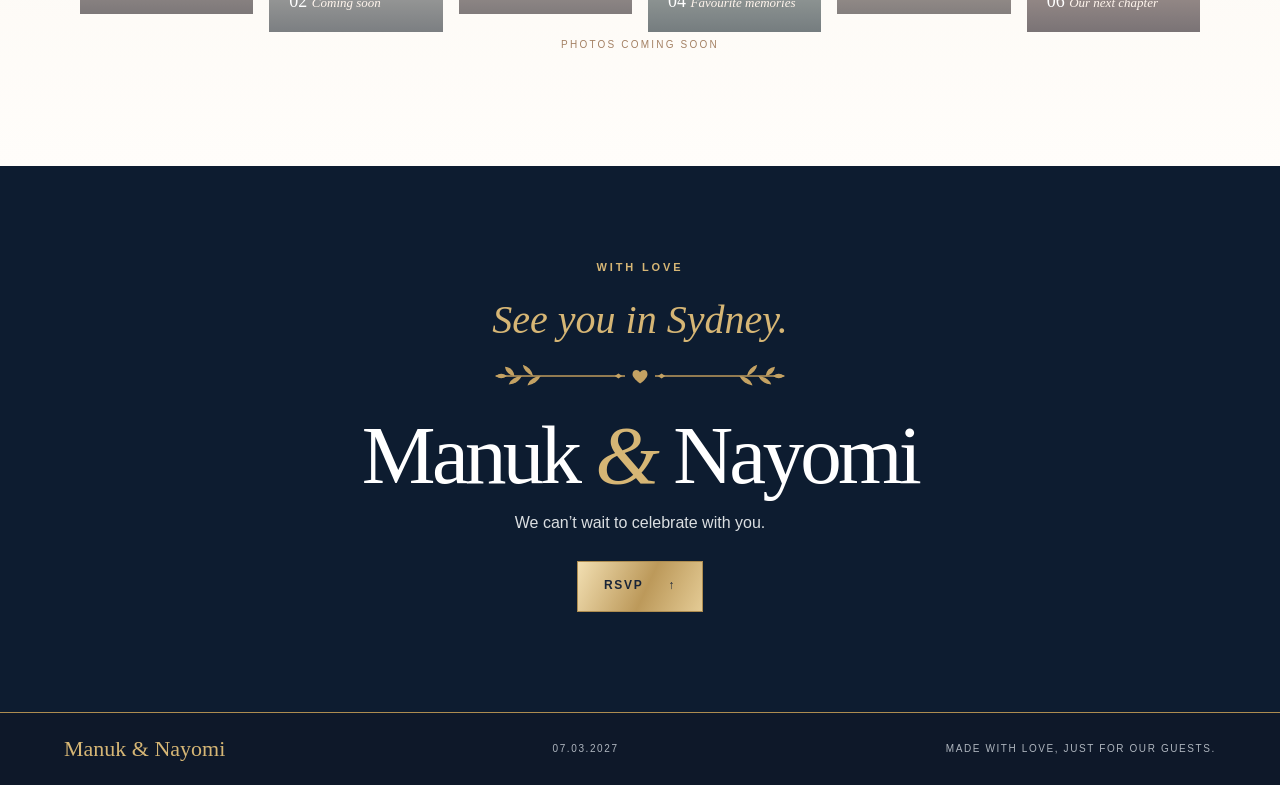
<file: mookie-weds-nomi/index.html>
<!doctype html>
<html lang="en-AU">
<head>
  <meta charset="utf-8">
  <meta name="viewport" content="width=device-width, initial-scale=1">
  <meta name="robots" content="noindex,nofollow,noarchive,nosnippet,noimageindex">
  <meta name="googlebot" content="noindex,nofollow,noarchive,nosnippet,noimageindex">
  <meta name="referrer" content="no-referrer">
  <meta name="theme-color" content="#102038">
  <title>Manuk &amp; Nayomi | 7 March 2027</title>
  <meta name="description" content="Wedding information for invited guests of Manuk and Nayomi, Sunday 7 March 2027, Sydney.">
  <link rel="icon" href="florals.svg" type="image/svg+xml">
  <link rel="stylesheet" href="wedding.css?v=ceremony-rings-1">
  <script defer src="wedding.js"></script>
  <script defer src="invite-demo.js?v=script-initials-1"></script>
</head>
<body class="invitation-preview-locked">
  <div id="wedding-transition" aria-hidden="true" inert><svg viewBox="0 0 280 208" aria-hidden="true" focusable="false">
      <title>Manuk and Nayomi monogram</title>
      <defs>
        <linearGradient id="crest-foil" x2=".94" y2=".3"><stop stop-color="#bc9657"/><stop offset=".3" stop-color="#f3dfaf"/><stop offset=".5" stop-color="#c2a064"/><stop offset=".76" stop-color="#eddaa9"/><stop offset="1" stop-color="#bf9b5d"/></linearGradient>
      </defs>
      <g fill="url(#crest-foil)">
        <!-- M, set high and to the left -->
        <path d="M54 26H78L111 103L143 26H166V28Q156 28 156 34V119Q156 125 166 125V127H134V125Q144 125 144 119V35L106 127H104L67 40V115Q67 125 80 125V127H52V125Q64 125 64 115V36Q64 28 54 28Z"/>
        <!-- N overlaps the lower right serif of the M -->
        <path d="M141 83H163L217 163V97Q217 85 204 85V83H232V85Q220 85 220 97V184H217L155 94V170Q155 181 168 181V183H139V181Q152 181 152 170V96Q152 85 141 85Z"/>
        <text x="100" y="171" text-anchor="middle" font-family="Georgia, 'Times New Roman', serif" font-style="italic" font-size="47">&amp;</text>
      </g>
    </svg></div>
  <a class="skip-link" href="#main">Skip to content</a>
  <div class="invite-gate" id="invite-gate" role="dialog" aria-modal="true" aria-labelledby="pin-title">
    <div class="gate-flowers gate-flowers-top" aria-hidden="true"></div>
    <div class="gate-panel">
      <div class="gate-brand">Manuk <em>&amp;</em> Nayomi</div>
      <span class="invitation-ornament" aria-hidden="true"></span>
      <div id="pin-entry">
        <h2 id="pin-title">You're <em>invited.</em></h2>
        <p class="gate-description">Enter the seven digit PIN from your invitation to see your personal welcome.</p>
        <form id="invite-pin-form" autocomplete="off">
          <label for="invite-pin">Your invitation PIN</label>
          <input id="invite-pin" name="invite_pin" type="text" inputmode="numeric" pattern="[0-9]{7}" minlength="7" maxlength="7" autocomplete="off" placeholder="● ● ● ● ● ● ●" aria-describedby="pin-help" required>
          <button type="submit" class="button button-champagne gate-button">Open my invitation</button>
          <p class="gate-error" id="pin-error" role="alert" aria-live="polite"></p>
        </form>
        <div class="gate-demo" id="pin-help"><strong>Preview with sample guests</strong><p>These are fictional examples, not real guest PINs.</p><div class="demo-pin-options"><button type="button" data-demo-pin="0327701">Individual · 0327701</button><button type="button" data-demo-pin="0327702">Couple · 0327702</button><button type="button" data-demo-pin="0327703">Family · 0327703</button></div></div>
      </div>
      <div id="pin-welcome" hidden>
        <p class="gate-kicker">You're invited to celebrate with us</p>
        <h2 id="guest-greeting" tabindex="-1"></h2>
        <p id="guest-people" class="gate-people"></p>
        <p class="gate-description">We're so excited to share our wedding day with you.</p>
        <time class="invitation-date" datetime="2027-03-07">
          <span class="date-readable">Sunday, 7 March 2027</span>
          <span aria-hidden="true" class="date-weekday">Sunday</span>
          <span aria-hidden="true" class="date-wing">March</span>
          <span aria-hidden="true" class="date-day">07</span>
          <span aria-hidden="true" class="date-wing">2027</span>
        </time>
        <p class="gate-date">Sydney</p>
        <button type="button" id="enter-wedding" class="button button-champagne gate-button">Explore our wedding website</button>
      </div>
      <p class="gate-footnote">Wedding preview · Sample invitations only · Responses are not yet being collected</p>
    </div>
    <div class="gate-flowers gate-flowers-bottom" aria-hidden="true"></div>
  </div>
  <header class="topbar" id="top">
    <a class="brand" href="#top" aria-label="Manuk and Nayomi, back to top"><span class="brand-mark">Manuk <em>&amp;</em> Nayomi</span></a>
    <nav class="nav-links" aria-label="Wedding navigation">
      <a href="#the-day">Our Wedding</a>
      <a href="#rsvp">RSVP</a>
      <a href="#travel">Travel &amp; Stay</a>
      <a href="#faq">FAQ</a>
    </nav>
    <div class="nav-mobile-actions">
      <a class="nav-rsvp" href="#rsvp">RSVP</a>
      <details class="mobile-menu">
        <summary aria-label="Open wedding menu"><span></span><span></span><span></span></summary>
        <nav aria-label="Mobile wedding navigation">
          <a href="#the-day">Our Wedding</a><a href="#schedule">Schedule</a><a href="#dress-code">Dress Code</a>
          <a href="#rsvp">RSVP</a><a href="#travel">Travel &amp; Stay</a><a href="#faq">FAQ</a><a href="#gallery">Gallery</a>
        </nav>
      </details>
    </div>
  </header>
  <main id="main">
    <section class="hero" aria-labelledby="hero-title">
      <div class="hero-florals" aria-hidden="true"></div>
      <div class="hero-inner">
        <p class="hero-overline">We’re getting married</p>
        <span class="invitation-ornament" aria-hidden="true"></span>
        <p class="hero-intro" style="color: #d6b675">
          Kamal and Shirakthi Samarasinghe<br>
          and<br>
          Siritunga and Anoma Siriwardena
        </p>
        <p class="hero-intro">
          request the pleasure of your company<br>
          at the marriage of their children
        </p>
        <h1 id="hero-title" class="wedding-hero-title">Manuk <em>&amp;</em> Nayomi</h1>
        <span class="invitation-ornament" aria-hidden="true"></span>
        <time class="invitation-date" datetime="2027-03-07">
          <span class="date-readable">Sunday, 7 March 2027</span>
          <span aria-hidden="true" class="date-weekday">Sunday</span>
          <span aria-hidden="true" class="date-wing">March</span>
          <span aria-hidden="true" class="date-day">07</span>
          <span aria-hidden="true" class="date-wing">2027</span>
        </time>
        <p class="hero-place">Sydney, Australia</p>
        <a class="button button-champagne hero-button" href="#rsvp">RSVP</a>
      </div>
    </section>
    <section id="personal-invitation" class="personal-invitation" hidden aria-live="polite">
      <div><p class="kicker">Your personal invitation</p><h2 id="personal-invite-title"></h2><p id="personal-invite-members"></p></div>
      <a class="button button-navy" href="#rsvp">Preview your RSVP</a>
      <button class="invitation-switch" id="switch-invitation" type="button">Try another sample PIN</button>
    </section>
    <nav class="quick-links" aria-label="Quick wedding links">
      <a href="#the-day"><svg aria-hidden="true" viewBox="0 0 32 32"><circle cx="11" cy="17" r="7"/><circle cx="21" cy="17" r="7"/><path d="M21 8l3-4 3 4-3 3z"/></svg><span>Our Wedding</span></a>
      <a href="#rsvp"><svg aria-hidden="true" viewBox="0 0 32 32"><rect x="5" y="8" width="22" height="19" rx="1"/><path d="M5 14h22M11 4v8M21 4v8M11 20l3 3 7-7"/></svg><span>RSVP</span></a>
      <a href="#travel"><svg aria-hidden="true" viewBox="0 0 32 32"><rect x="4" y="11" width="24" height="15" rx="2"/><path d="M11 11V7a2 2 0 0 1 2-2h6a2 2 0 0 1 2 2v4M4 17h24M10 25v3M22 25v3"/></svg><span>Travel &amp; Stay</span></a>
      <a href="#faq"><svg aria-hidden="true" viewBox="0 0 32 32"><path d="M27 15c0 7-5 12-12 12-2 0-4-.4-5.5-1.3L4 28l2-6A12 12 0 1 1 27 15Z"/><path d="M12.7 12a3.5 3.5 0 1 1 5.4 3c-2 1-2.2 2.3-2.2 4M16 23h.1"/></svg><span>FAQ</span></a>
    </nav>

    <section class="section welcome" id="welcome" aria-labelledby="welcome-heading">
      <div class="narrow">
        <p class="kicker">A little note from us</p>
        <h2 id="welcome-heading">Welcome to our <em>next chapter.</em></h2><span class="invitation-ornament" aria-hidden="true"></span>
        <div class="fine-flourish" aria-hidden="true">✦</div>
        <p>After an amazing journey together, we’re excited to celebrate the next chapter with our favourite people.</p>
        <p>We’ve created this little website to keep everything simple. You’ll find the important details for the day here, along with updates as we get closer.</p>
        <p>We can’t wait to celebrate with you.</p>
        <p class="signature">Manuk <span>&amp;</span> Nayomi</p>
      </div>
    </section>

    <section class="day-summary" aria-label="Wedding details at a glance">
      <a href="#the-day"><span class="summary-symbol" aria-hidden="true">◇</span><strong>The Wedding Day</strong><span>Sunday, 7 March 2027</span></a>
      <a href="#the-day"><span class="summary-symbol" aria-hidden="true">⌖</span><strong>Reception Venue</strong><span>Doltone House, Darling Island Wharf</span></a>
      <a href="#dress-code"><span class="summary-symbol" aria-hidden="true">✧</span><strong>Dress Code</strong><span>Formal / Cocktail (to be confirmed)</span></a>
      <a href="#travel"><span class="summary-symbol" aria-hidden="true">↗</span><strong>Getting There</strong><span>Directions, parking &amp; accommodation</span></a>
    </section>

    <section class="section section-ivory" id="the-day" aria-labelledby="day-heading">
      <div class="section-head">
        <p class="kicker">The wedding day</p>
        <h2 id="day-heading">One very special <em>Sunday.</em></h2><span class="invitation-ornament" aria-hidden="true"></span>
        <p>Sunday, 7 March 2027</p>
      </div>
      <div class="day-cards">
        <!-- Reception photo: Doltone House, Darling Island. -->
        <article class="day-card day-card-soon">
          <div class="card-eyebrow"><span class="card-number">01</span> The ceremony</div>
          <h3>Details coming <em>soon.</em></h3>
          <p>We’re finalising the ceremony details and will share the location and timing here as soon as everything is confirmed.</p>
          <p class="coming-label">Ceremony location &amp; time to be announced</p>
        </article>
        <article class="day-card day-card-feature">
          <div class="card-eyebrow"><span class="card-number">02</span> The reception</div>
          <h3>Doltone House<br>Darling Island Wharf</h3>
          <p class="place-subtitle">South Wharf · Pyrmont</p>
          <div class="address">
            <span>48 Pirrama Road</span>
            <span>Pyrmont NSW 2009</span>
          </div>
          <p class="card-time">Approximately 6:00 pm – 11:30 pm</p>
          <p class="card-help">Join us on the Sydney waterfront at Darling Island for an evening of dinner, drinks and celebrations.</p>
          <a class="button button-outline" href="https://www.google.com/maps/dir/?api=1&amp;destination=48%20Pirrama%20Road%2C%20Pyrmont%20NSW%202009%2C%20Australia" rel="noopener noreferrer" target="_blank">Get directions <span aria-hidden="true">↗</span></a>
        </article>
      </div>
    </section>

    <section class="section schedule-section" id="schedule" aria-labelledby="schedule-heading">
      <div class="schedule-wrap">
        <div class="schedule-intro">
          <p class="kicker kicker-gold">The flow of the day</p>
          <h2 id="schedule-heading">A day to <em>remember.</em></h2><span class="invitation-ornament" aria-hidden="true"></span>
          <p>We’ll share the finer details as we get closer. For now, here’s how the day is shaping up.</p>
        </div>
        <ol class="timeline">
          <li><span class="timeline-dot"></span><div><h3>Ceremony</h3><p>Details to come</p></div><time>To be confirmed</time></li>
          <li><span class="timeline-dot"></span><div><h3>Reception</h3><p>Arrival and celebrations begin</p></div><time>From approximately 6:00 pm</time></li>
          <li><span class="timeline-dot"></span><div><h3>Dinner, drinks &amp; celebrations</h3><p>Enjoy the evening with us</p></div><time>Evening</time></li>
          <li><span class="timeline-dot"></span><div><h3>Reception concludes</h3><p>Until we meet again</p></div><time>Approximately 11:30 pm</time></li>
        </ol>
      </div>
    </section>

    <section class="section dress-section" id="dress-code" aria-labelledby="dress-heading">
      <div class="dress-inner">
        <p class="kicker">What to wear</p>
        <h2 id="dress-heading">Dress for the <em>occasion.</em></h2><span class="invitation-ornament" aria-hidden="true"></span>
        <span class="dress-title">Formal / Cocktail</span>
        <p>Dress up, have fun and come ready to celebrate.</p>
        <p class="small-note">Final dress code wording will be confirmed closer to the day.</p>
      </div>
    </section>

    <section class="section rsvp-section" id="rsvp" aria-labelledby="rsvp-heading">
      <div class="rsvp-heading">
        <p class="kicker">We'd love to know</p>
        <h2 id="rsvp-heading">Kindly <em>RSVP.</em></h2><span class="invitation-ornament" aria-hidden="true"></span>
        <p class="rsvp-deadline">Please RSVP by <strong><time datetime="2027-01-31">Sunday, 31 January 2027</time></strong></p>
        <p>If you have any trouble with your RSVP, please call <a href="tel:+61411394871">Manuk on 0411 394 871</a> or <a href="tel:+61479050488">Nayomi on 0479 050 488</a>.</p>
        <p>We can't wait to celebrate together. Please use the names on your invitation when completing your response.</p>
      </div>
      <div class="rsvp-panel">
        <p id="invitation-rsvp-note" class="invitation-rsvp-note" hidden></p>
        <div class="rsvp-notice" id="rsvp-notice" role="status">
          <span class="notice-icon" aria-hidden="true">✧</span>
          <div><strong>RSVP responses aren't open just yet.</strong><p>The form is ready to preview. Nothing entered here is sent or saved. Please use sample details only.</p></div>
        </div>
        <form id="wedding-rsvp" novalidate autocomplete="on">
          <fieldset class="form-group">
            <legend>01 <span>Your invitation</span></legend>
            <div class="field">
              <label for="guest-name">Your full name <span class="required">*</span></label>
              <input id="guest-name" name="guest_name" type="text" autocomplete="name" placeholder="First and last name" maxlength="120" required>
            </div>
            <div class="field">
              <span class="field-label" id="attending-label">Will you be attending? <span class="required">*</span></span>
              <div class="choice-row" role="group" aria-labelledby="attending-label">
                <label class="choice"><input type="radio" name="attending" value="yes" required><span>Joyfully accepts</span></label>
                <label class="choice"><input type="radio" name="attending" value="no" required><span>Regretfully declines</span></label>
              </div>
            </div>
          </fieldset>

          <div id="attending-details" hidden>
            <fieldset class="form-group">
              <legend>02 <span>Who's joining us?</span></legend>
              <div class="invite-attendees" id="invite-attendees" hidden>
                <p class="field-label">Who from your invitation can attend?</p>
                <p class="hint">Untick anyone who can't make it. You can respond for your whole invitation together.</p>
                <div id="invited-people-choices"></div>
              </div>
              <div class="field">
                <label for="guest-list">Names of all adults attending <span class="required">*</span></label>
                <textarea id="guest-list" name="adult_guest_names" rows="3" maxlength="1000" placeholder="One full name per line, including yourself"></textarea>
                <span class="hint">Only include people named on your invitation.</span>
              </div>
              <div class="field">
                <label for="partner-name">Partner or additional invited guest</label>
                <input id="partner-name" type="text" name="additional_invited_guest" maxlength="120" placeholder="Name, if included on your invitation">
                <span class="hint">Please only include an additional guest if they're named on your invitation.</span>
              </div>
              <div class="two-fields">
                <div class="field">
                  <label for="children-count">Children attending</label>
                  <select id="children-count" name="children_count">
                    <option value="0">No children</option>
                    <option value="1">1 child</option>
                    <option value="2">2 children</option>
                    <option value="3">3 children</option>
                    <option value="4">4 children</option>
                    <option value="5">5 children</option>
                    <option value="6">6 children</option>
                    <option value="7">7 children</option>
                    <option value="8">8 children</option>
                  </select>
                </div>
              </div>
              <div id="children-fields" class="children-fields" hidden>
                <p class="children-title">Children's details</p>
                <div id="children-rows"></div>
                <p class="hint">Please include each child's name and age on the wedding day.</p>
              </div>
            </fieldset>

            <fieldset class="form-group">
              <legend>03 <span>Anything we should know?</span></legend>
              <div class="field">
                <label for="diet">Dietary requirements</label>
                <textarea id="diet" name="dietary_requirements" rows="2" maxlength="1000" placeholder="Vegetarian, vegan, halal, other requirements, or none"></textarea>
              </div>
              <div class="field">
                <label for="allergy">Food allergies</label>
                <textarea id="allergy" name="allergies" rows="2" maxlength="1000" placeholder="Please include the guest's name and allergy, or write none"></textarea>
              </div>
              <div class="field">
                <label for="access">Accessibility requirements</label>
                <textarea id="access" name="accessibility_requirements" rows="2" maxlength="1000" placeholder="Anything we can help plan for"></textarea>
              </div>
              <div class="field">
                <label for="song">A song you'd love to hear</label>
                <input id="song" type="text" name="song_request" maxlength="180" placeholder="Song and artist">
              </div>
            </fieldset>
          </div>
          <fieldset class="form-group form-final">
            <legend><span>A little message</span></legend>
            <div class="field">
              <label for="message">Optional message to Manuk &amp; Nayomi</label>
              <textarea id="message" name="message" rows="3" maxlength="1000" placeholder="Leave us a note if you'd like"></textarea>
            </div>
          </fieldset>
          <div class="form-actions">
            <button type="button" id="preview-rsvp" class="button button-outline preview-rsvp" disabled>Preview RSVP details</button>
            <button type="submit" id="rsvp-submit" class="button button-navy" disabled>RSVP opening soon <span aria-hidden="true">↗</span></button>
            <div id="rsvp-preview-result" class="rsvp-preview-result" hidden aria-live="polite"></div>
            <p class="form-private"><span aria-hidden="true">✧</span> Guest information will be collected privately. No guest list is published on this site.</p>
          </div>
          <p class="form-feedback" id="form-feedback" role="status" aria-live="polite"></p>
        </form>
      </div>
    </section>

    <section class="section travel-section" id="travel" aria-labelledby="travel-heading">
      <div class="section-head">
        <p class="kicker">A little travel planning</p>
        <h2 id="travel-heading">Getting <em>there.</em></h2><span class="invitation-ornament" aria-hidden="true"></span>
        <p>Doltone House Darling Island Wharf · South Wharf<br>48 Pirrama Road, Pyrmont NSW 2009</p>
      </div>
      <div class="travel-grid">
        <a class="travel-card" href="https://www.google.com/maps/dir/?api=1&amp;destination=48%20Pirrama%20Road%2C%20Pyrmont%20NSW%202009%2C%20Australia" target="_blank" rel="noopener noreferrer"><span class="travel-icon" aria-hidden="true">⌁</span><h3>Directions</h3><p>Plan your journey to the waterfront venue.</p><span class="travel-action">Open Google Maps ↗</span></a>
        <a class="travel-card" href="#parking" data-open-detail="parking"><span class="travel-icon" aria-hidden="true">P</span><h3>Parking</h3><p>Validated parking information is coming soon.</p><span class="travel-action">Parking details ↓</span></a>
        <a class="travel-card" href="#accommodation" data-open-detail="accommodation"><span class="travel-icon" aria-hidden="true">✧</span><h3>Accommodation</h3><p>Stay nearby and make a weekend of it.</p><span class="travel-action">Stay details ↓</span></a>
      </div>
      <div class="travel-notes">
        <details id="parking"><summary>Parking information <span aria-hidden="true">+</span></summary><p>We've been advised that validated parking will be available for wedding guests. Exact parking arrangements and validation instructions will be shared once confirmed.</p></details>
        <details id="accommodation"><summary>Accommodation information <span aria-hidden="true">+</span></summary><p>We've been advised that a discount at The Star Sydney may be available for wedding guests. Booking instructions will be added here once finalised. No booking code is available on this page yet.</p></details>
      </div>
    </section>

    <section class="section faq-section" id="faq" aria-labelledby="faq-heading">
      <div class="faq-layout">
        <div><p class="kicker">Good to know</p><h2 id="faq-heading">A few <em>questions.</em></h2><span class="invitation-ornament" aria-hidden="true"></span><p>We'll keep this page updated as more details are confirmed.</p></div>
        <div class="faq-list">
          <details><summary>Where is the wedding?<span aria-hidden="true">+</span></summary><p>The reception is at Doltone House Darling Island Wharf, South Wharf, Pyrmont. Ceremony details will be added soon.</p></details>
          <details><summary>When is the wedding?<span aria-hidden="true">+</span></summary><p>Sunday, 7 March 2027.</p></details>
          <details><summary>Can I bring a guest?<span aria-hidden="true">+</span></summary><p>Please refer to the names listed on your invitation.</p></details>
          <details><summary>Can children attend?<span aria-hidden="true">+</span></summary><p>Please refer to your individual invitation and include any children attending in your RSVP.</p></details>
          <details><summary>Do you need dietary information?<span aria-hidden="true">+</span></summary><p>Yes. Please include allergies, dietary or religious requirements when you RSVP.</p></details>
          <details><summary>Is there parking?<span aria-hidden="true">+</span></summary><p>Yes. Further parking information will be added closer to the wedding.</p></details>
          <details><summary>Where should we stay?<span aria-hidden="true">+</span></summary><p>Accommodation information and preferred options will be added shortly.</p></details>
        </div>
      </div>
    </section>

    <section class="section gallery-section" id="gallery" aria-labelledby="gallery-heading">
      <div class="section-head">
        <p class="kicker">Our story in pictures</p>
        <h2 id="gallery-heading">Little moments, <em>big memories.</em></h2><span class="invitation-ornament" aria-hidden="true"></span>
        <p>Engagement photos will be added here soon, with more memories after the wedding.</p>
      </div>
      <div class="gallery-grid" aria-label="Six spaces reserved for engagement photographs">
        <div class="photo-slot photo-slot-one"><span>01 <i>Our story</i></span></div>
        <div class="photo-slot photo-slot-two"><span>02 <i>Coming soon</i></span></div>
        <div class="photo-slot photo-slot-three"><span>03 <i>Little moments</i></span></div>
        <div class="photo-slot photo-slot-four"><span>04 <i>Favourite memories</i></span></div>
        <div class="photo-slot photo-slot-five"><span>05 <i>Coming soon</i></span></div>
        <div class="photo-slot photo-slot-six"><span>06 <i>Our next chapter</i></span></div>
      </div>
      <p class="gallery-footnote">Photos coming soon</p>
    </section>

    <section class="closing">
      <p class="kicker kicker-gold">With love</p>
      <p class="closing-script">See you in Sydney.</p>
        <span class="invitation-ornament" aria-hidden="true"></span>
      <h2>Manuk <em>&amp;</em> Nayomi</h2>
      <p>We can’t wait to celebrate with you.</p>
      <a class="button button-champagne" href="#rsvp">RSVP <span aria-hidden="true">↑</span></a>
    </section>
  </main>
  <footer class="site-footer"><span>Manuk &amp; Nayomi</span><span>07.03.2027</span><span>Made with love, just for our guests.</span></footer>
</body>
</html>
</file>
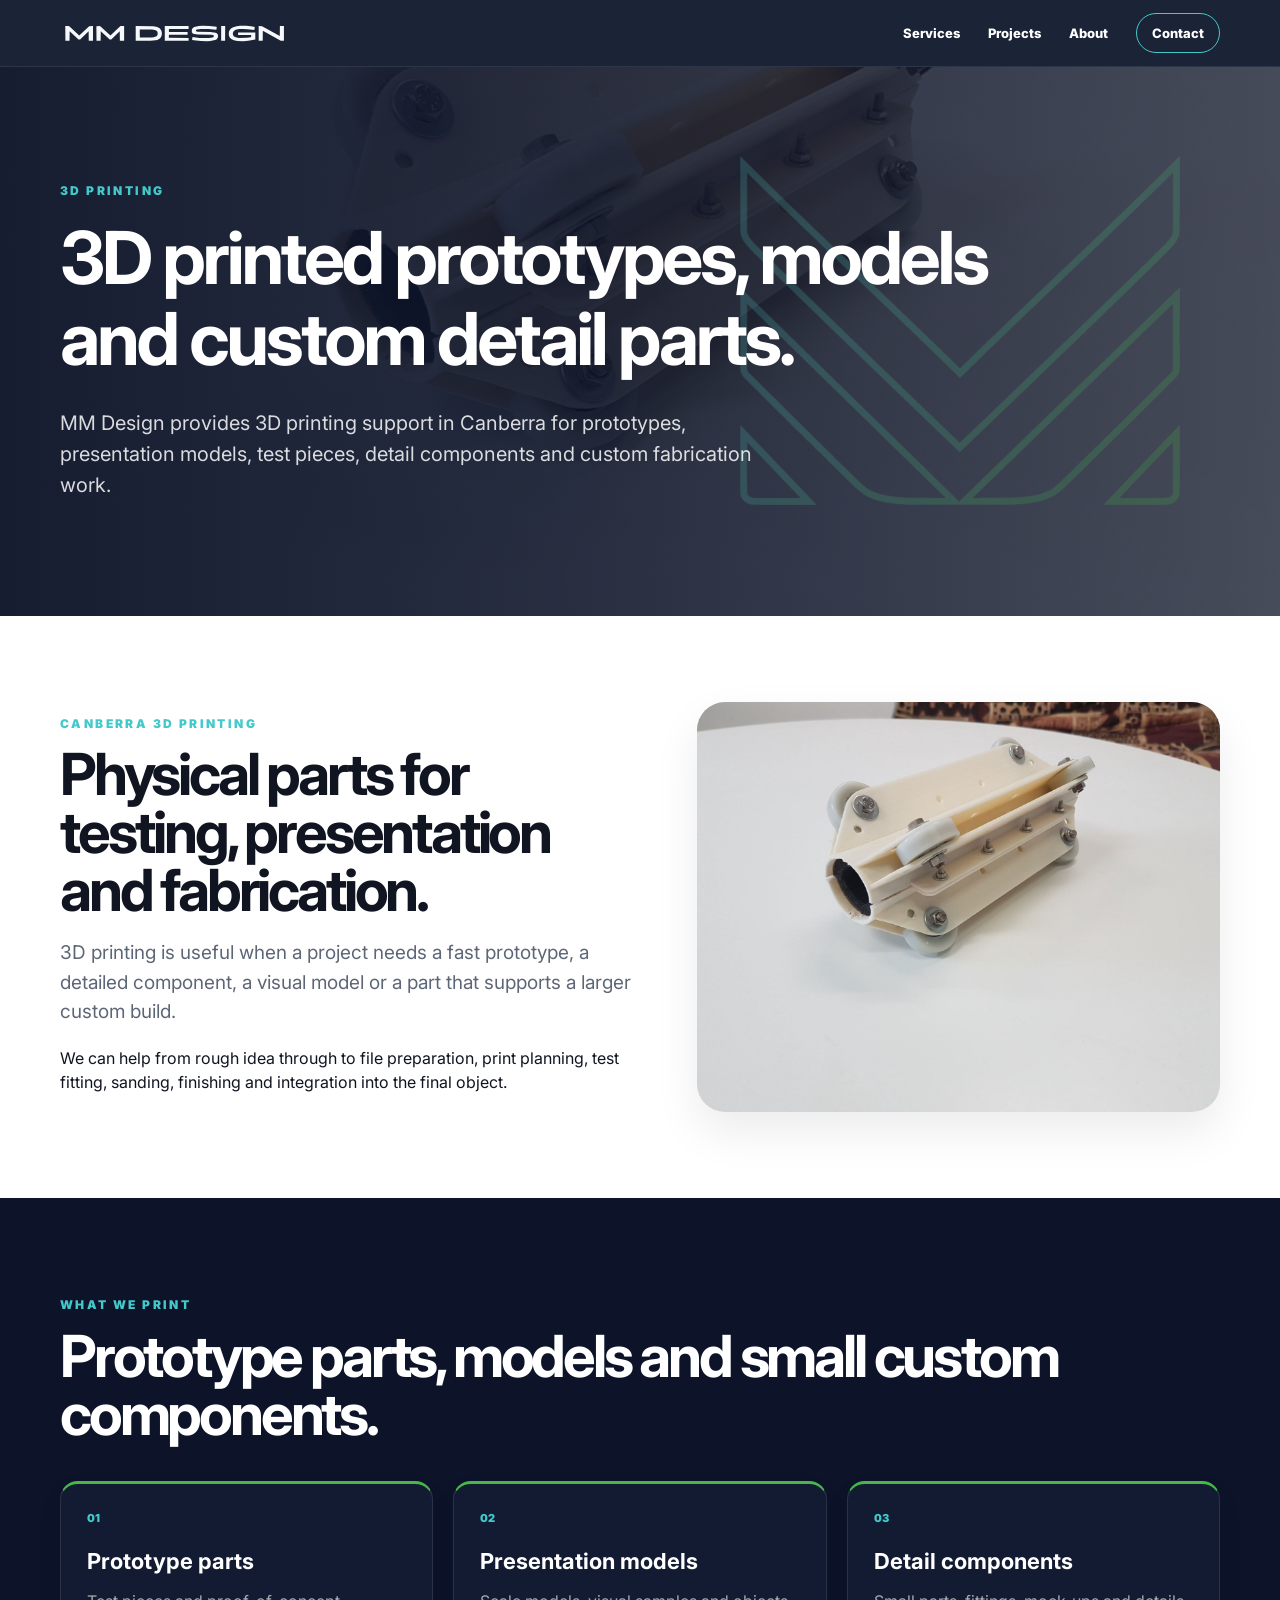
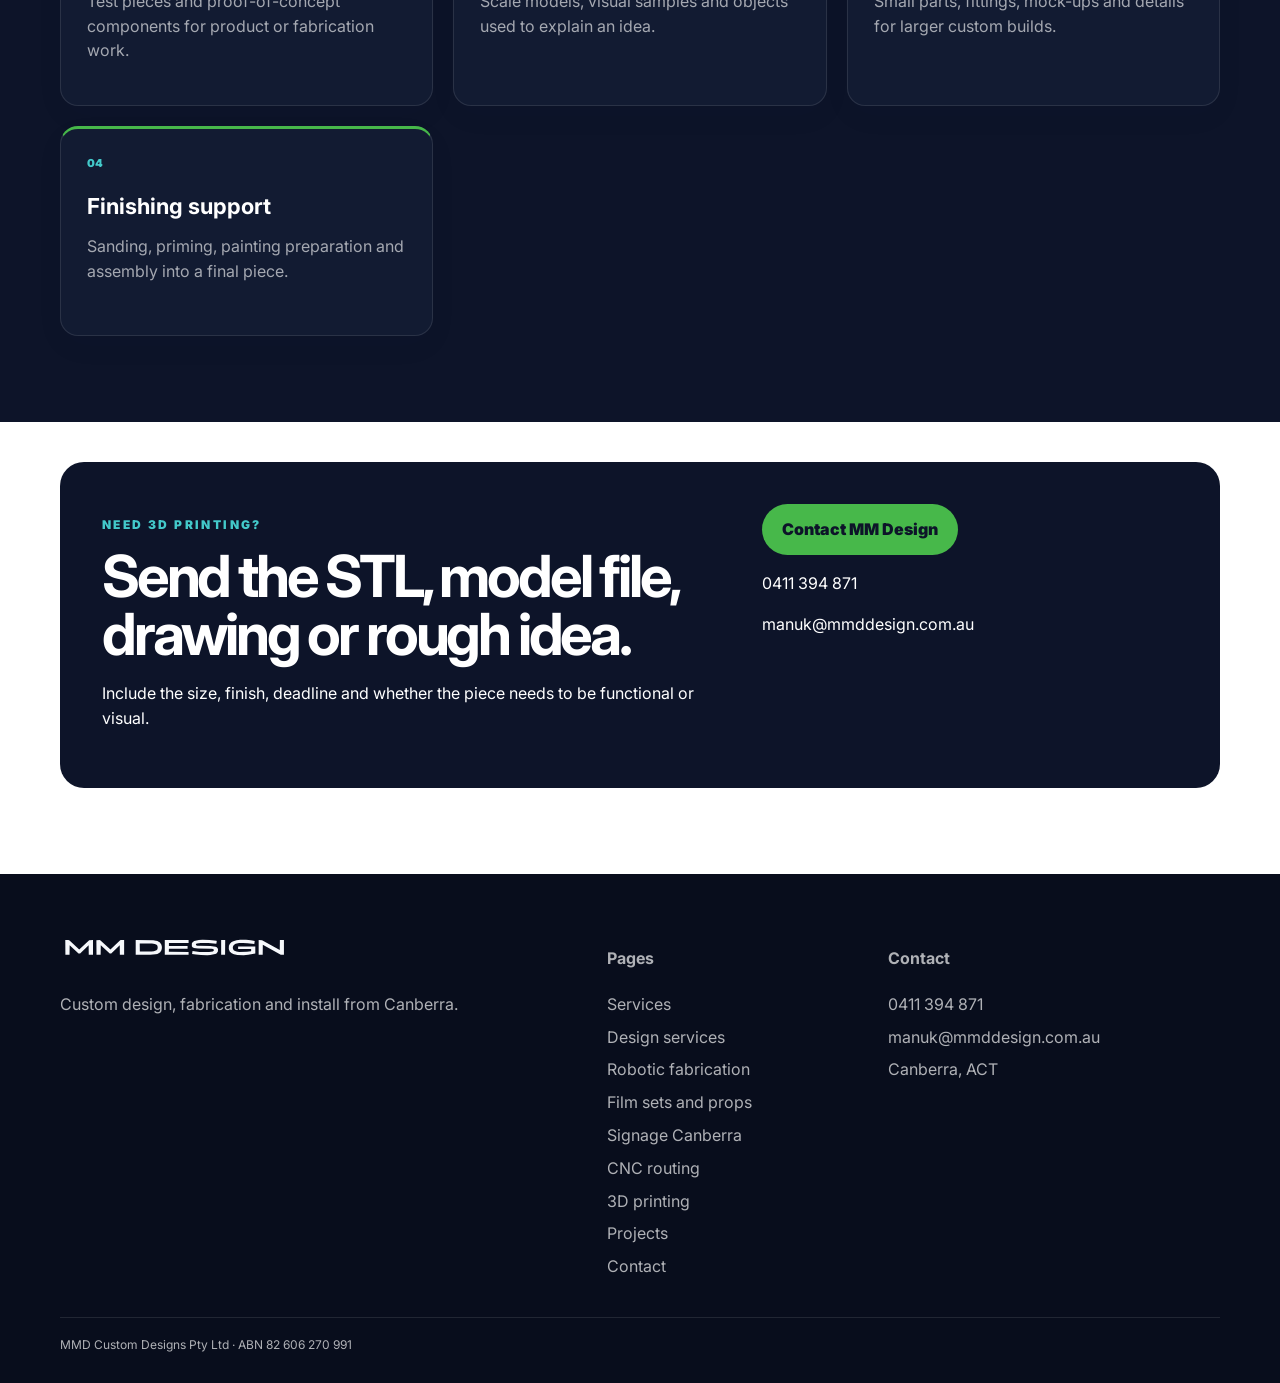
<file: 3d-printing-canberra.html>
<!doctype html><html lang="en-AU"><head><meta charset="utf-8"><meta name="viewport" content="width=device-width, initial-scale=1"><title>3D Printing Canberra | Prototypes, Models and Custom Parts | MM Design</title><meta name="description" content="3D printing in Canberra for prototypes, models, display parts, detail components, test pieces and custom fabrication support by MM Design."><meta name="robots" content="index,follow"><link rel="canonical" href="https://www.mmddesign.com.au/3d-printing-canberra.html"><link rel="icon" type="image/svg+xml" href="assets/logos/favicon.svg"><meta property="og:title" content="3D Printing Canberra | MM Design"><meta property="og:description" content="3D printed prototypes, models, display parts and custom components from Canberra."><meta property="og:url" content="https://www.mmddesign.com.au/3d-printing-canberra.html"><meta property="og:image" content="https://www.mmddesign.com.au/assets/images/final/prototype-part.jpg"><meta name="twitter:card" content="summary_large_image"><link rel="preconnect" href="https://fonts.googleapis.com"><link rel="preconnect" href="https://fonts.gstatic.com" crossorigin><link href="https://fonts.googleapis.com/css2?family=Inter:wght@400;500;700;800;900&display=swap" rel="stylesheet"><link rel="stylesheet" href="assets/css/styles.css"><link rel="stylesheet" href="assets/css/mark-tune.css"></head><body><header class="site-header"><div class="container nav"><a class="brand" href="index.html"><img src="assets/logos/mm-design-logo-white.svg" alt="MM Design"></a><nav class="nav-links"><a href="services.html">Services</a><a href="projects.html">Projects</a><a href="about.html">About</a><a class="nav-cta" href="contact.html">Contact</a></nav></div></header><main><section class="page-hero"><img class="hero-bg" src="assets/images/final/prototype-part.jpg" alt="3D printing Canberra prototype part"><div class="container"><div class="breadcrumb">3D printing</div><h1>3D printed prototypes, models and custom detail parts.</h1><p>MM Design provides 3D printing support in Canberra for prototypes, presentation models, test pieces, detail components and custom fabrication work.</p></div></section><section class="section"><div class="container split"><div><p class="kicker">Canberra 3D printing</p><h2>Physical parts for testing, presentation and fabrication.</h2><p class="lead muted">3D printing is useful when a project needs a fast prototype, a detailed component, a visual model or a part that supports a larger custom build.</p><p>We can help from rough idea through to file preparation, print planning, test fitting, sanding, finishing and integration into the final object.</p></div><div class="image-panel"><img src="assets/images/final/prototype-part.jpg" alt="3D printed prototype component"></div></div></section><section class="section dark"><div class="container"><p class="kicker">What we print</p><h2>Prototype parts, models and small custom components.</h2><div class="service-grid"><article class="card"><span class="num">01</span><h3>Prototype parts</h3><p>Test pieces and proof-of-concept components for product or fabrication work.</p></article><article class="card"><span class="num">02</span><h3>Presentation models</h3><p>Scale models, visual samples and objects used to explain an idea.</p></article><article class="card"><span class="num">03</span><h3>Detail components</h3><p>Small parts, fittings, mock-ups and details for larger custom builds.</p></article><article class="card"><span class="num">04</span><h3>Finishing support</h3><p>Sanding, priming, painting preparation and assembly into a final piece.</p></article></div></div></section><section class="section tight"><div class="container contact-box"><div><p class="kicker">Need 3D printing?</p><h2>Send the STL, model file, drawing or rough idea.</h2><p>Include the size, finish, deadline and whether the piece needs to be functional or visual.</p></div><div><a class="btn btn-primary" href="contact.html">Contact MM Design</a><p>0411 394 871</p><p>manuk@mmddesign.com.au</p></div></div></section></main><footer class="footer"><div class="container footer-grid"><div><img src="assets/logos/mm-design-logo-white.svg" alt="MM Design"><p>Custom design, fabrication and install from Canberra.</p></div><div><h4>Pages</h4><a href="services.html">Services</a><a href="design-services-canberra.html">Design services</a><a href="robotic-fabrication.html">Robotic fabrication</a><a href="film-sets-props.html">Film sets and props</a><a href="signage-canberra.html">Signage Canberra</a><a href="cnc-routing-canberra.html">CNC routing</a><a href="3d-printing-canberra.html">3D printing</a><a href="projects.html">Projects</a><a href="contact.html">Contact</a></div><div><h4>Contact</h4><span>0411 394 871</span><span>manuk@mmddesign.com.au</span><span>Canberra, ACT</span></div></div><div class="container fineprint">MMD Custom Designs Pty Ltd · ABN 82 606 270 991</div></footer></body></html>
</file>
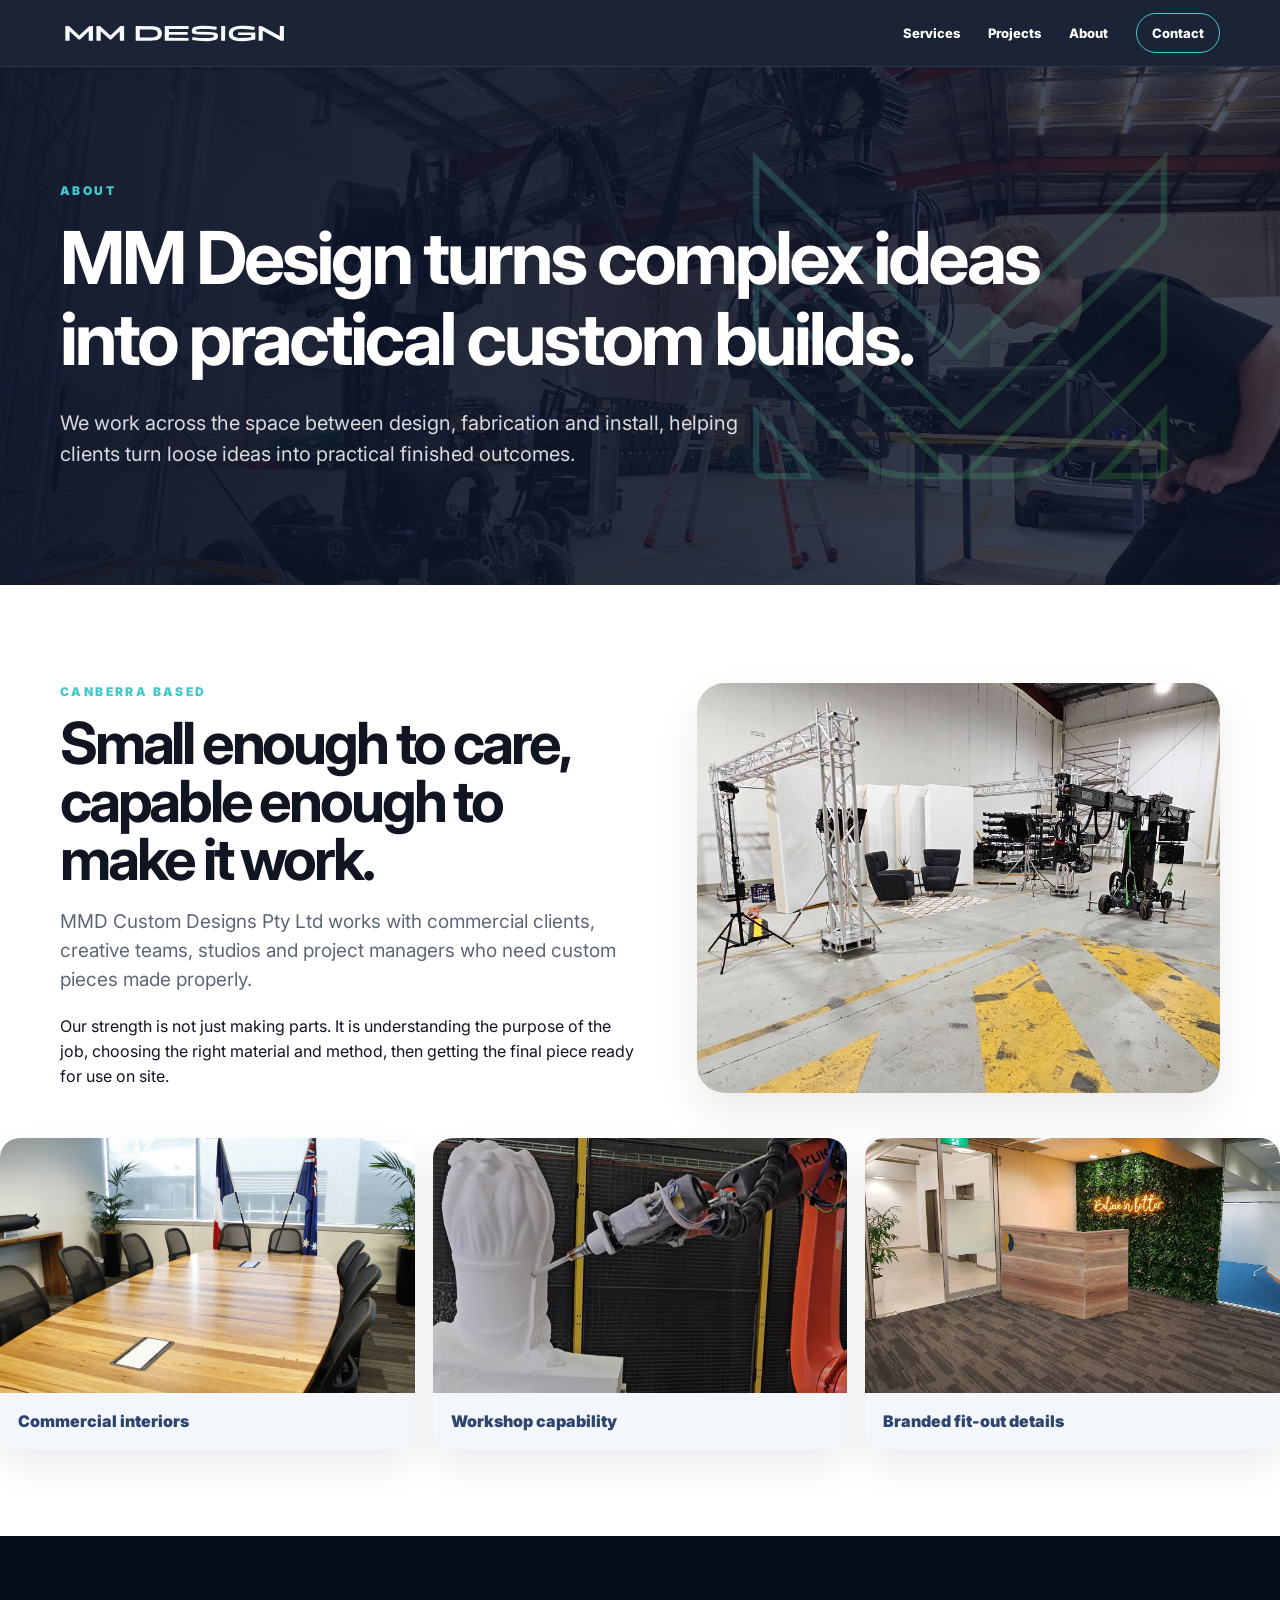
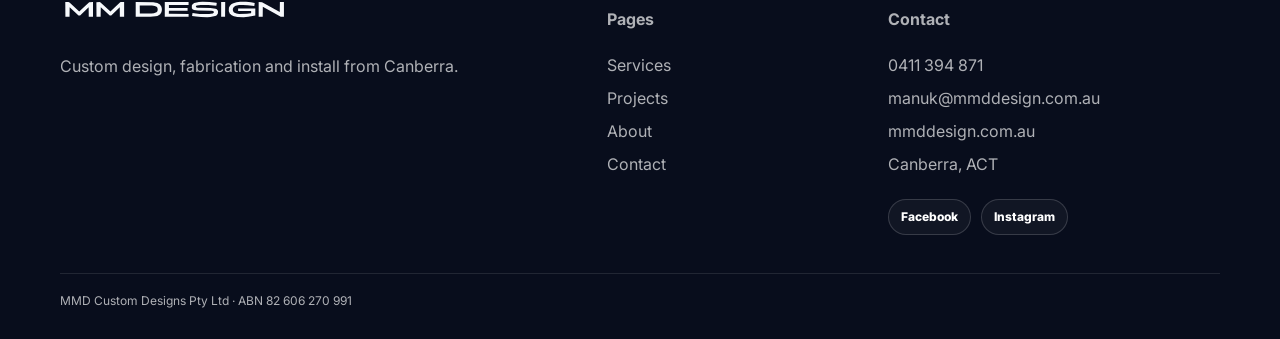
<file: about.html>
<!doctype html><html lang="en-AU"><head><meta charset="utf-8"><meta name="viewport" content="width=device-width, initial-scale=1"><title>About | MM Design</title><meta name="description" content="About MM Design Canberra custom fabrication studio."><link rel="canonical" href="https://www.mmddesign.com.au/about.html"><link rel="icon" type="image/svg+xml" href="assets/logos/favicon.svg"><link rel="apple-touch-icon" href="assets/logos/mm-brand-mark.png"><meta property="og:site_name" content="MM Design"><meta property="og:type" content="website"><meta property="og:title" content="About | MM Design"><meta property="og:description" content="About MM Design Canberra custom fabrication studio."><meta property="og:url" content="https://www.mmddesign.com.au/about.html"><meta property="og:image" content="https://www.mmddesign.com.au/assets/images/final/studio-production.jpg"><meta name="twitter:card" content="summary_large_image"><meta name="twitter:title" content="About | MM Design"><meta name="twitter:description" content="MM Design turns complex ideas into practical custom builds."><meta name="twitter:image" content="https://www.mmddesign.com.au/assets/images/final/studio-production.jpg"><link rel="preconnect" href="https://fonts.googleapis.com"><link rel="preconnect" href="https://fonts.gstatic.com" crossorigin><link href="https://fonts.googleapis.com/css2?family=Inter:wght@400;500;700;800;900&display=swap" rel="stylesheet"><link rel="stylesheet" href="assets/css/styles.css"><link rel="stylesheet" href="assets/css/mark-tune.css"></head><body><header class="site-header"><div class="container nav"><a class="brand" href="index.html"><img src="assets/logos/mm-design-logo-white.svg" alt="MM Design"></a><nav class="nav-links"><a href="services.html">Services</a><a href="projects.html">Projects</a><a href="about.html">About</a><a class="nav-cta" href="contact.html">Contact</a></nav></div></header><main><section class="page-hero"><img class="hero-bg" src="assets/images/final/camera-rig.jpg" alt="Studio camera rig"><div class="container"><div class="breadcrumb">About</div><h1>MM Design turns complex ideas into practical custom builds.</h1><p>We work across the space between design, fabrication and install, helping clients turn loose ideas into practical finished outcomes.</p></div></section><section class="section"><div class="container split"><div><p class="kicker">Canberra based</p><h2>Small enough to care, capable enough to make it work.</h2><p class="lead muted">MMD Custom Designs Pty Ltd works with commercial clients, creative teams, studios and project managers who need custom pieces made properly.</p><p>Our strength is not just making parts. It is understanding the purpose of the job, choosing the right material and method, then getting the final piece ready for use on site.</p></div><div class="image-panel"><img src="assets/images/final/studio-production.jpg" alt="Studio production setup"></div></div><div class="image-strip"><figure><img src="assets/images/final/boardroom-table.jpg" alt="Boardroom table"><figcaption>Commercial interiors</figcaption></figure><figure><img src="assets/images/final/kuka-foam.jpg" alt="KUKA robot"><figcaption>Workshop capability</figcaption></figure><figure><img src="assets/images/final/rd-reception.jpg" alt="Reception feature"><figcaption>Branded fit-out details</figcaption></figure></div></div></section></main><footer class="footer"><div class="container footer-grid"><div><img src="assets/logos/mm-design-logo-white.svg" alt="MM Design"><p>Custom design, fabrication and install from Canberra.</p></div><div><h4>Pages</h4><a href="services.html">Services</a><a href="projects.html">Projects</a><a href="about.html">About</a><a href="contact.html">Contact</a></div><div><h4>Contact</h4><span>0411 394 871</span><span>manuk@mmddesign.com.au</span><span>mmddesign.com.au</span><span>Canberra, ACT</span><div class="social-links"><a href="https://www.facebook.com/MMD.social" target="_blank" rel="noopener">Facebook</a><a href="https://www.instagram.com/manuk.mmd/" target="_blank" rel="noopener">Instagram</a></div></div></div><div class="container fineprint">MMD Custom Designs Pty Ltd · ABN 82 606 270 991</div></footer></body></html>
</file>
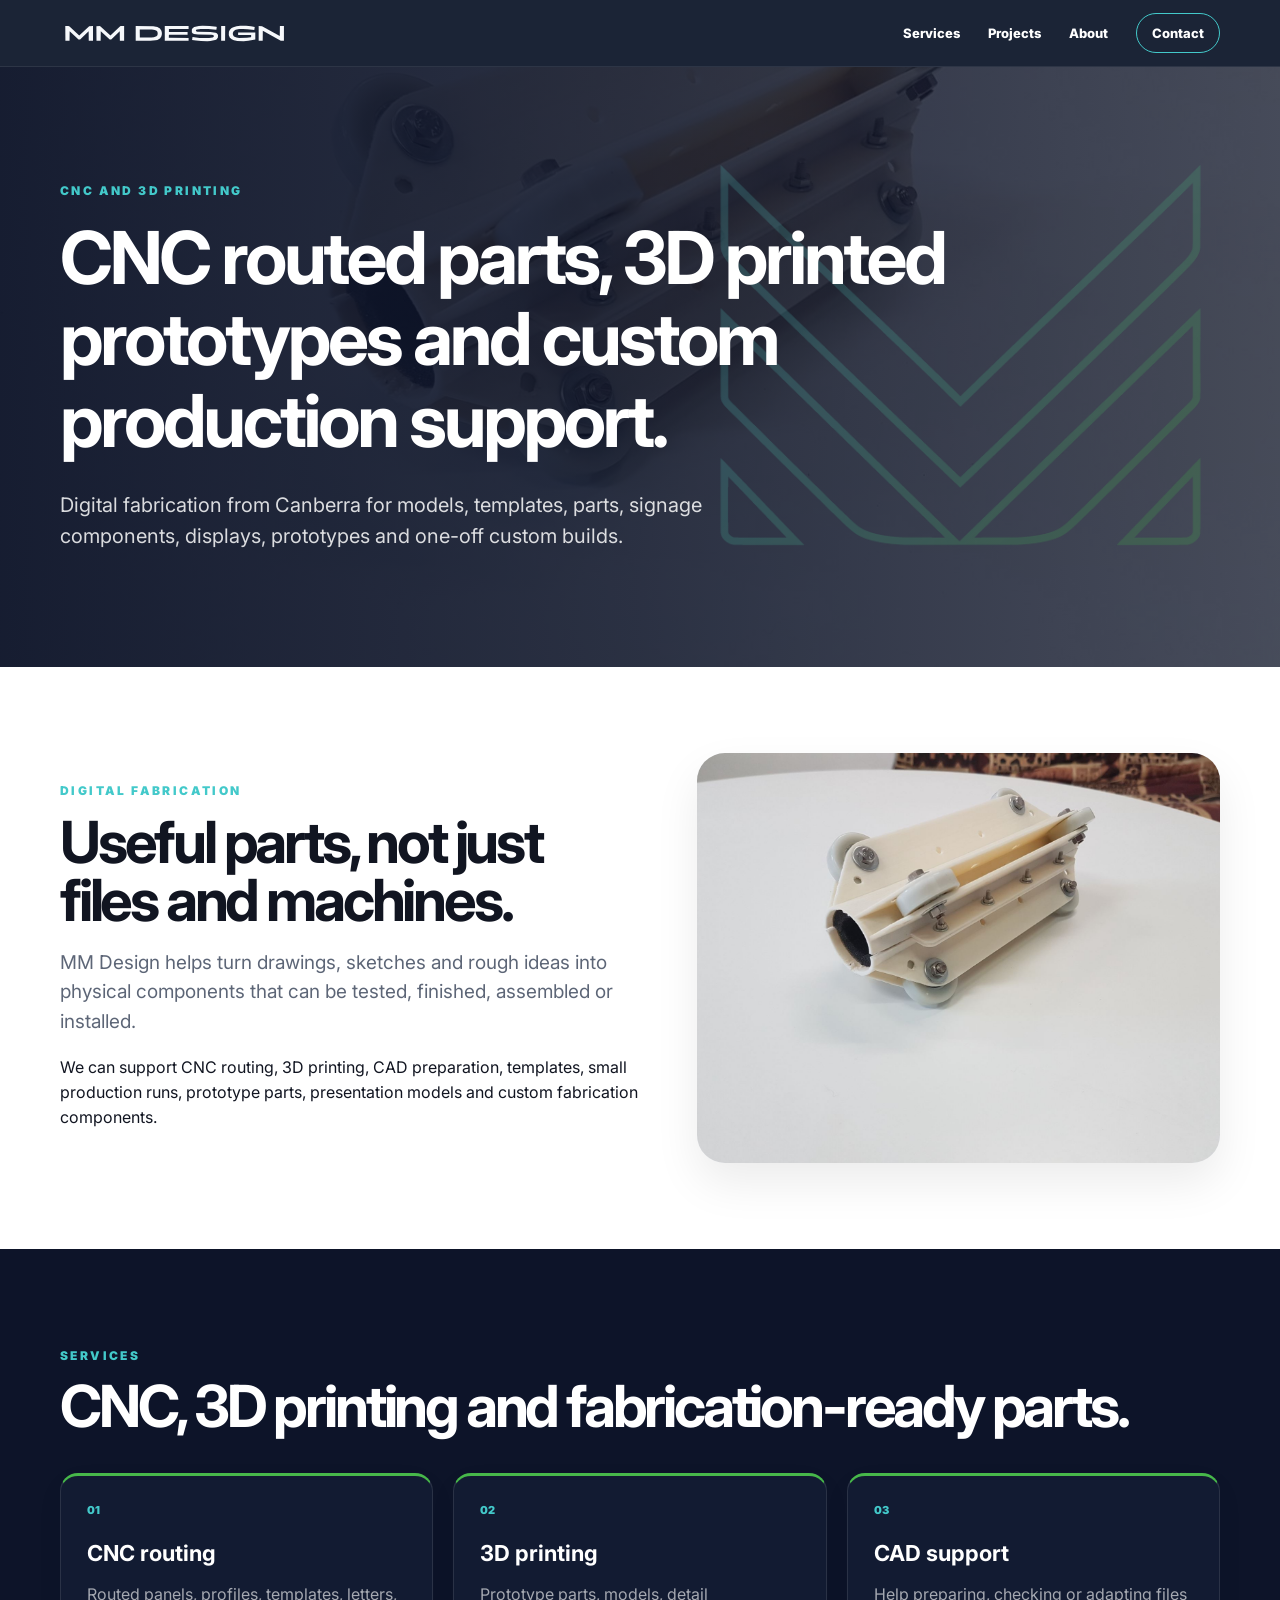
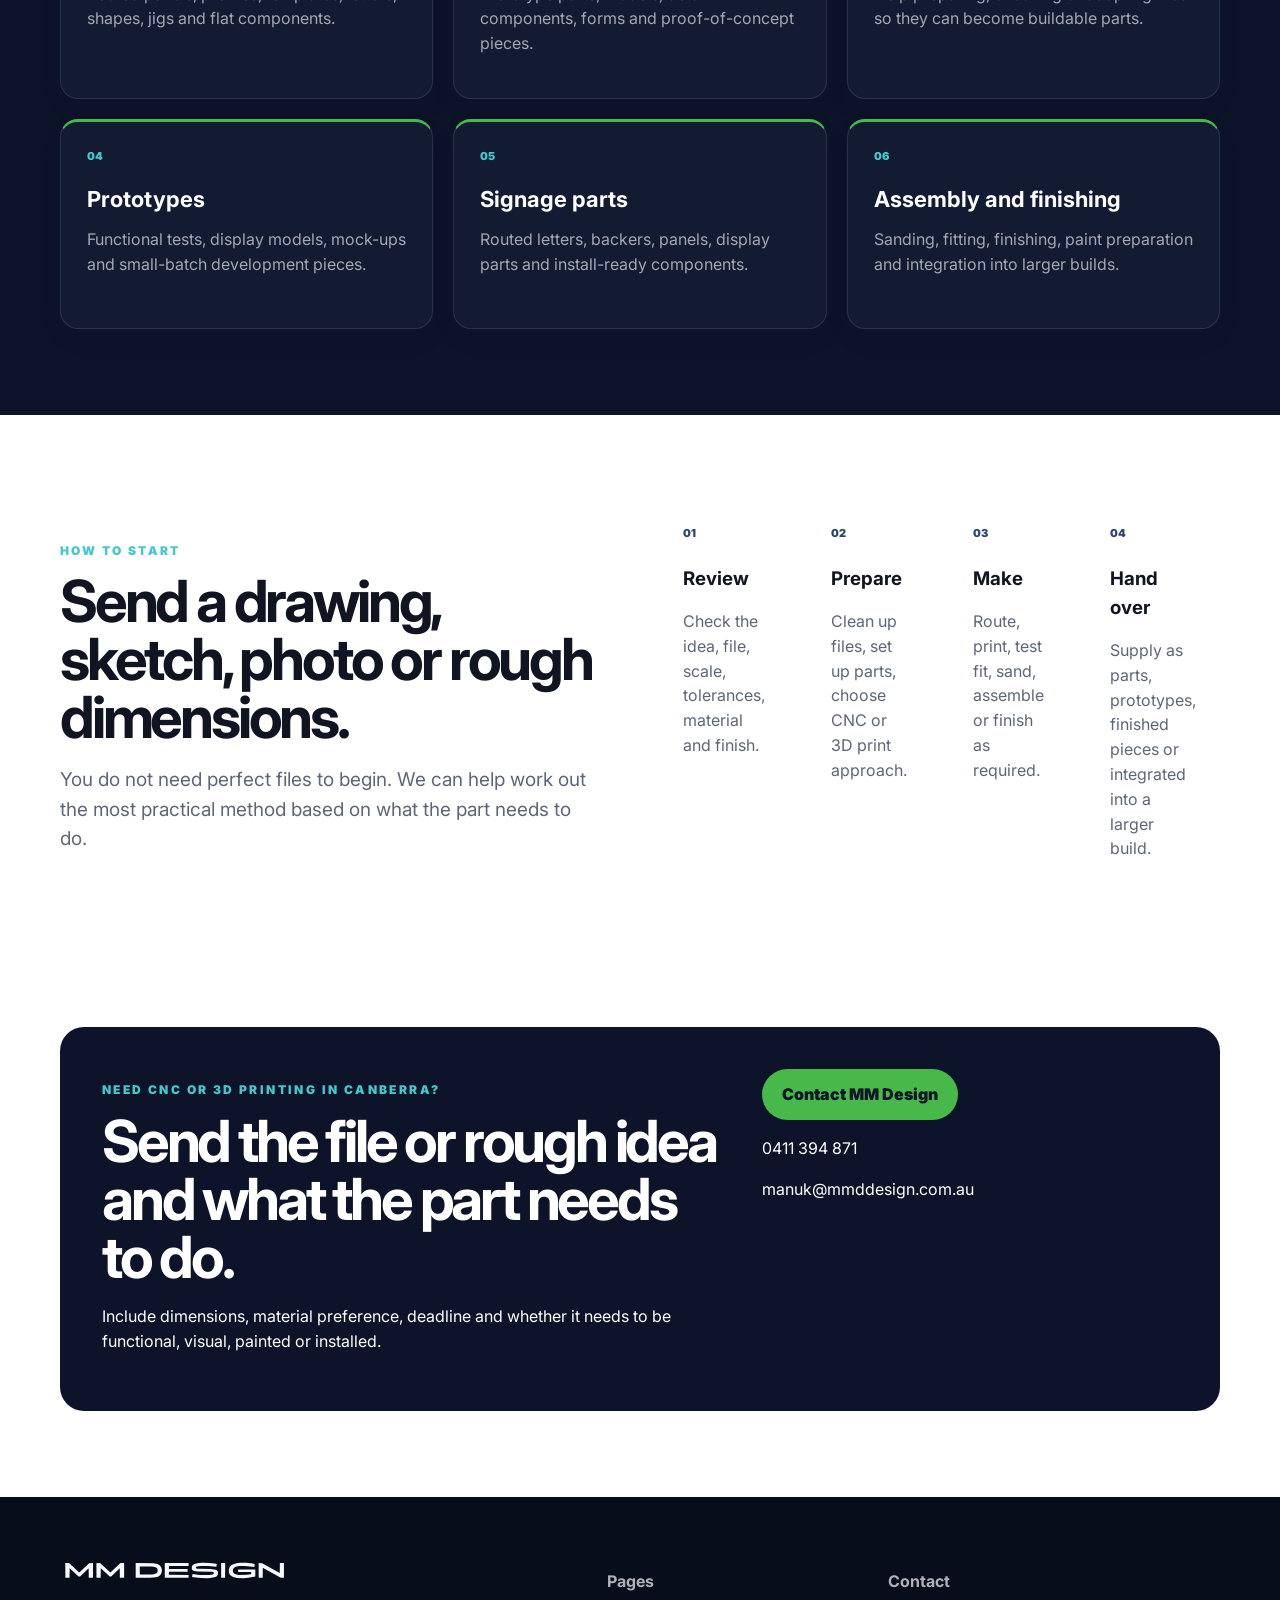
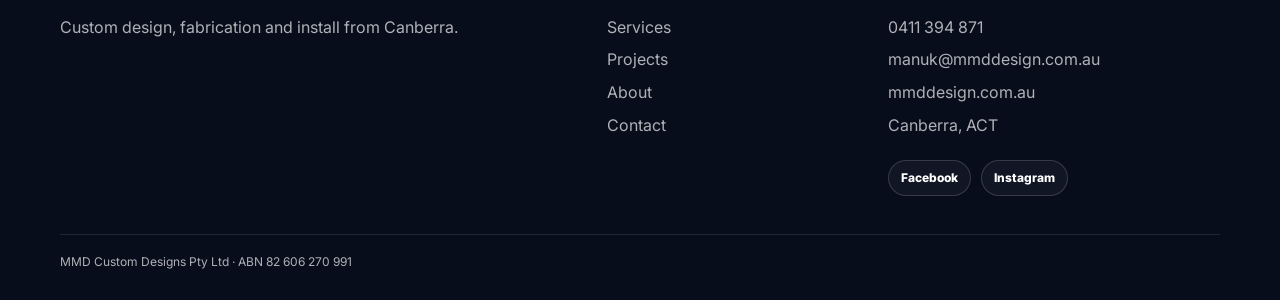
<file: cnc-3d-printing-canberra.html>
<!doctype html><html lang="en-AU"><head><meta charset="utf-8"><meta name="viewport" content="width=device-width, initial-scale=1"><title>CNC Routing and 3D Printing Canberra | Prototypes & Parts | MM Design</title><meta name="description" content="CNC routing, 3D printing, prototypes, models, templates, parts, displays and custom fabrication support in Canberra by MM Design."><meta name="robots" content="index,follow"><meta name="geo.region" content="AU-ACT"><meta name="geo.placename" content="Canberra"><link rel="canonical" href="https://www.mmddesign.com.au/cnc-3d-printing-canberra.html"><link rel="icon" type="image/svg+xml" href="assets/logos/favicon.svg"><link rel="apple-touch-icon" href="assets/logos/mm-brand-mark.png"><meta property="og:site_name" content="MM Design"><meta property="og:type" content="website"><meta property="og:title" content="CNC Routing and 3D Printing Canberra | MM Design"><meta property="og:description" content="CNC routing, 3D printing, prototypes, models, templates and custom parts from Canberra."><meta property="og:url" content="https://www.mmddesign.com.au/cnc-3d-printing-canberra.html"><meta property="og:image" content="https://www.mmddesign.com.au/assets/images/final/prototype-part.jpg"><meta name="twitter:card" content="summary_large_image"><meta name="twitter:title" content="CNC Routing and 3D Printing Canberra"><meta name="twitter:description" content="Prototype parts, models, CNC routed components and custom fabrication support."><meta name="twitter:image" content="https://www.mmddesign.com.au/assets/images/final/prototype-part.jpg"><script type="application/ld+json">{"@context":"https://schema.org","@type":"Service","name":"CNC routing and 3D printing Canberra","serviceType":"CNC routing and 3D printing","provider":{"@id":"https://www.mmddesign.com.au/#business"},"areaServed":["Canberra","Australian Capital Territory","Australia"],"url":"https://www.mmddesign.com.au/cnc-3d-printing-canberra.html","description":"CNC routing, 3D printing, prototypes, models, templates, parts and custom digital fabrication support in Canberra."}</script><link rel="preconnect" href="https://fonts.googleapis.com"><link rel="preconnect" href="https://fonts.gstatic.com" crossorigin><link href="https://fonts.googleapis.com/css2?family=Inter:wght@400;500;700;800;900&display=swap" rel="stylesheet"><link rel="stylesheet" href="assets/css/styles.css"><link rel="stylesheet" href="assets/css/mark-tune.css"></head><body><header class="site-header"><div class="container nav"><a class="brand" href="index.html"><img src="assets/logos/mm-design-logo-white.svg" alt="MM Design"></a><nav class="nav-links"><a href="services.html">Services</a><a href="projects.html">Projects</a><a href="about.html">About</a><a class="nav-cta" href="contact.html">Contact</a></nav></div></header><main><section class="page-hero"><img class="hero-bg" src="assets/images/final/prototype-part.jpg" alt="3D printed prototype part in Canberra"><div class="container"><div class="breadcrumb">CNC and 3D printing</div><h1>CNC routed parts, 3D printed prototypes and custom production support.</h1><p>Digital fabrication from Canberra for models, templates, parts, signage components, displays, prototypes and one-off custom builds.</p></div></section><section class="section"><div class="container split"><div><p class="kicker">Digital fabrication</p><h2>Useful parts, not just files and machines.</h2><p class="lead muted">MM Design helps turn drawings, sketches and rough ideas into physical components that can be tested, finished, assembled or installed.</p><p>We can support CNC routing, 3D printing, CAD preparation, templates, small production runs, prototype parts, presentation models and custom fabrication components.</p></div><div class="image-panel"><img src="assets/images/final/prototype-part.jpg" alt="Prototype component and 3D printed part"></div></div></section><section class="section dark"><div class="container"><p class="kicker">Services</p><h2>CNC, 3D printing and fabrication-ready parts.</h2><div class="service-grid"><article class="card"><span class="num">01</span><h3>CNC routing</h3><p>Routed panels, profiles, templates, letters, shapes, jigs and flat components.</p></article><article class="card"><span class="num">02</span><h3>3D printing</h3><p>Prototype parts, models, detail components, forms and proof-of-concept pieces.</p></article><article class="card"><span class="num">03</span><h3>CAD support</h3><p>Help preparing, checking or adapting files so they can become buildable parts.</p></article><article class="card"><span class="num">04</span><h3>Prototypes</h3><p>Functional tests, display models, mock-ups and small-batch development pieces.</p></article><article class="card"><span class="num">05</span><h3>Signage parts</h3><p>Routed letters, backers, panels, display parts and install-ready components.</p></article><article class="card"><span class="num">06</span><h3>Assembly and finishing</h3><p>Sanding, fitting, finishing, paint preparation and integration into larger builds.</p></article></div></div></section><section class="section"><div class="container split"><div><p class="kicker">How to start</p><h2>Send a drawing, sketch, photo or rough dimensions.</h2><p class="lead muted">You do not need perfect files to begin. We can help work out the most practical method based on what the part needs to do.</p></div><div class="process"><article class="process-step"><span class="num">01</span><h3>Review</h3><p>Check the idea, file, scale, tolerances, material and finish.</p></article><article class="process-step"><span class="num">02</span><h3>Prepare</h3><p>Clean up files, set up parts, choose CNC or 3D print approach.</p></article><article class="process-step"><span class="num">03</span><h3>Make</h3><p>Route, print, test fit, sand, assemble or finish as required.</p></article><article class="process-step"><span class="num">04</span><h3>Hand over</h3><p>Supply as parts, prototypes, finished pieces or integrated into a larger build.</p></article></div></div></section><section class="section tight"><div class="container contact-box"><div><p class="kicker">Need CNC or 3D printing in Canberra?</p><h2>Send the file or rough idea and what the part needs to do.</h2><p>Include dimensions, material preference, deadline and whether it needs to be functional, visual, painted or installed.</p></div><div><a class="btn btn-primary" href="contact.html">Contact MM Design</a><p>0411 394 871</p><p>manuk@mmddesign.com.au</p></div></div></section></main><footer class="footer"><div class="container footer-grid"><div><img src="assets/logos/mm-design-logo-white.svg" alt="MM Design"><p>Custom design, fabrication and install from Canberra.</p></div><div><h4>Pages</h4><a href="services.html">Services</a><a href="projects.html">Projects</a><a href="about.html">About</a><a href="contact.html">Contact</a></div><div><h4>Contact</h4><span>0411 394 871</span><span>manuk@mmddesign.com.au</span><span>mmddesign.com.au</span><span>Canberra, ACT</span><div class="social-links"><a href="https://www.facebook.com/MMD.social" target="_blank" rel="noopener">Facebook</a><a href="https://www.instagram.com/manuk.mmd/" target="_blank" rel="noopener">Instagram</a></div></div></div><div class="container fineprint">MMD Custom Designs Pty Ltd · ABN 82 606 270 991</div></footer></body></html>
</file>
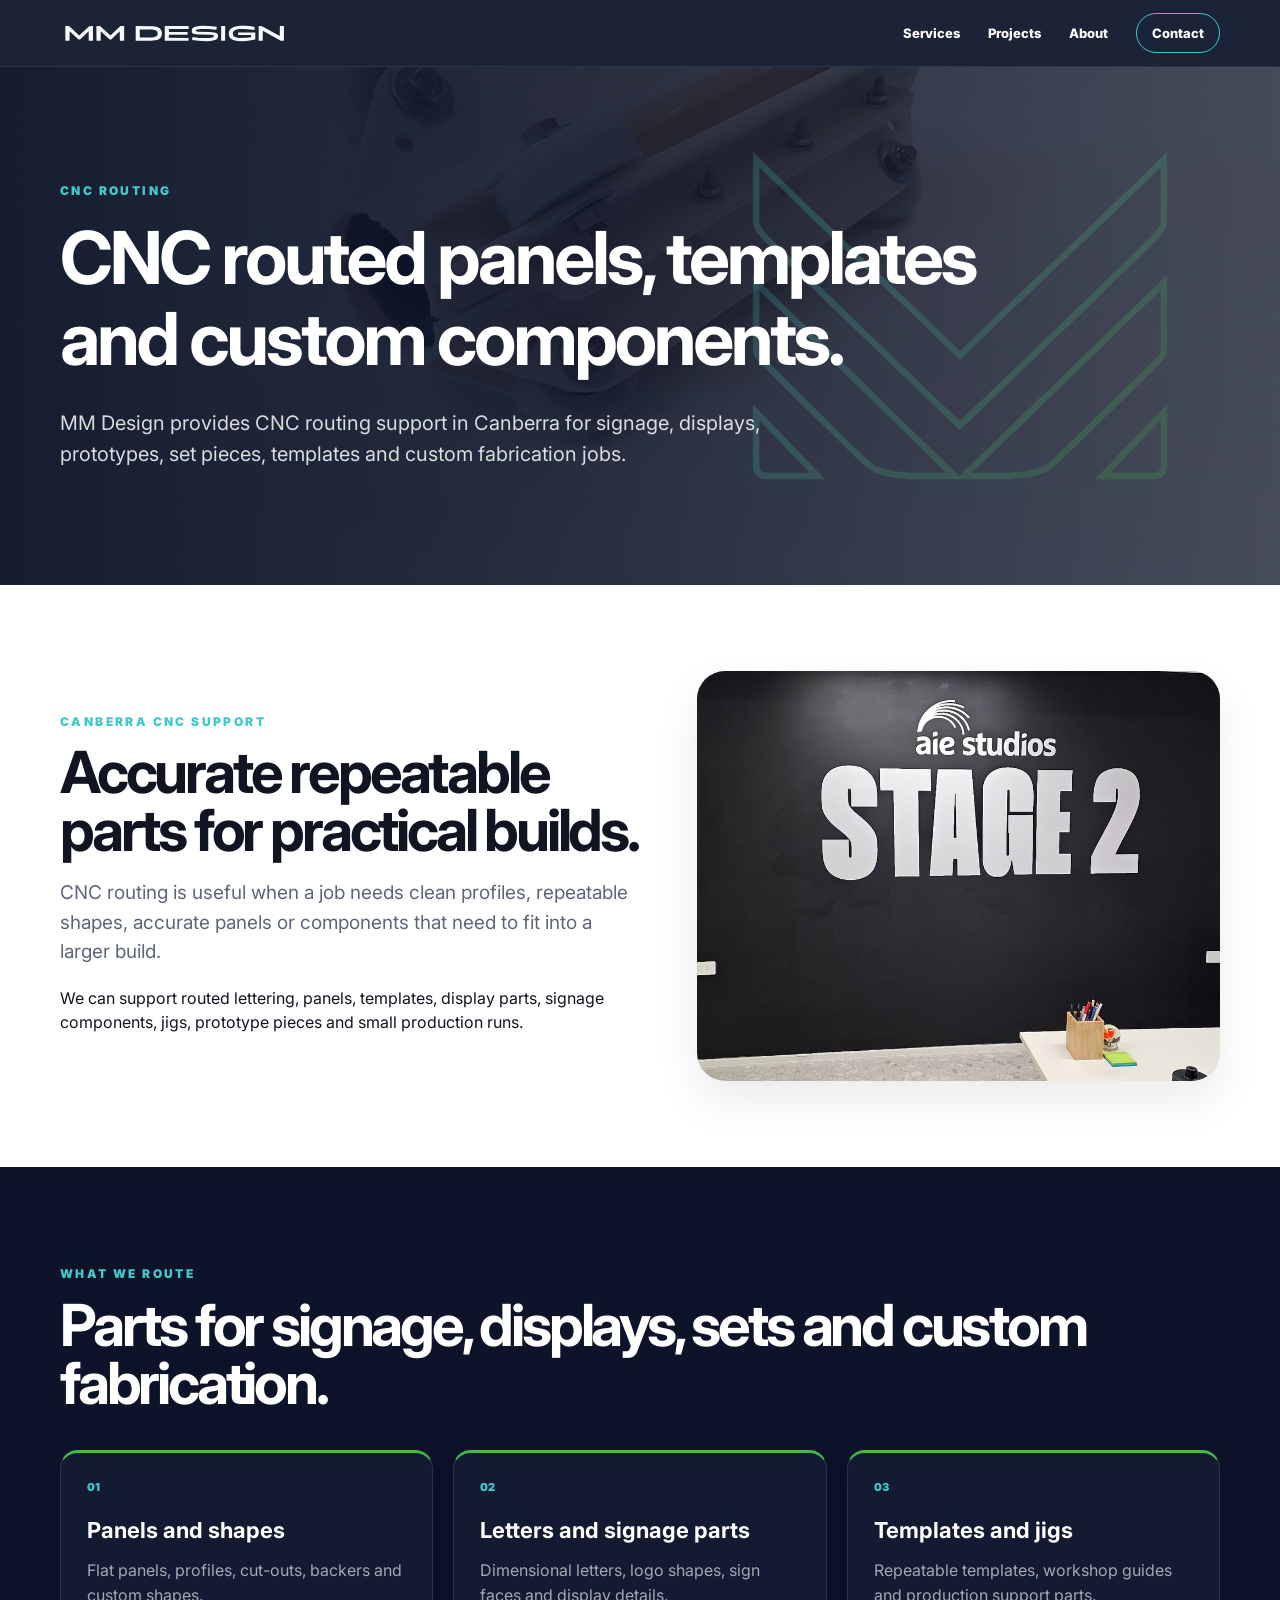
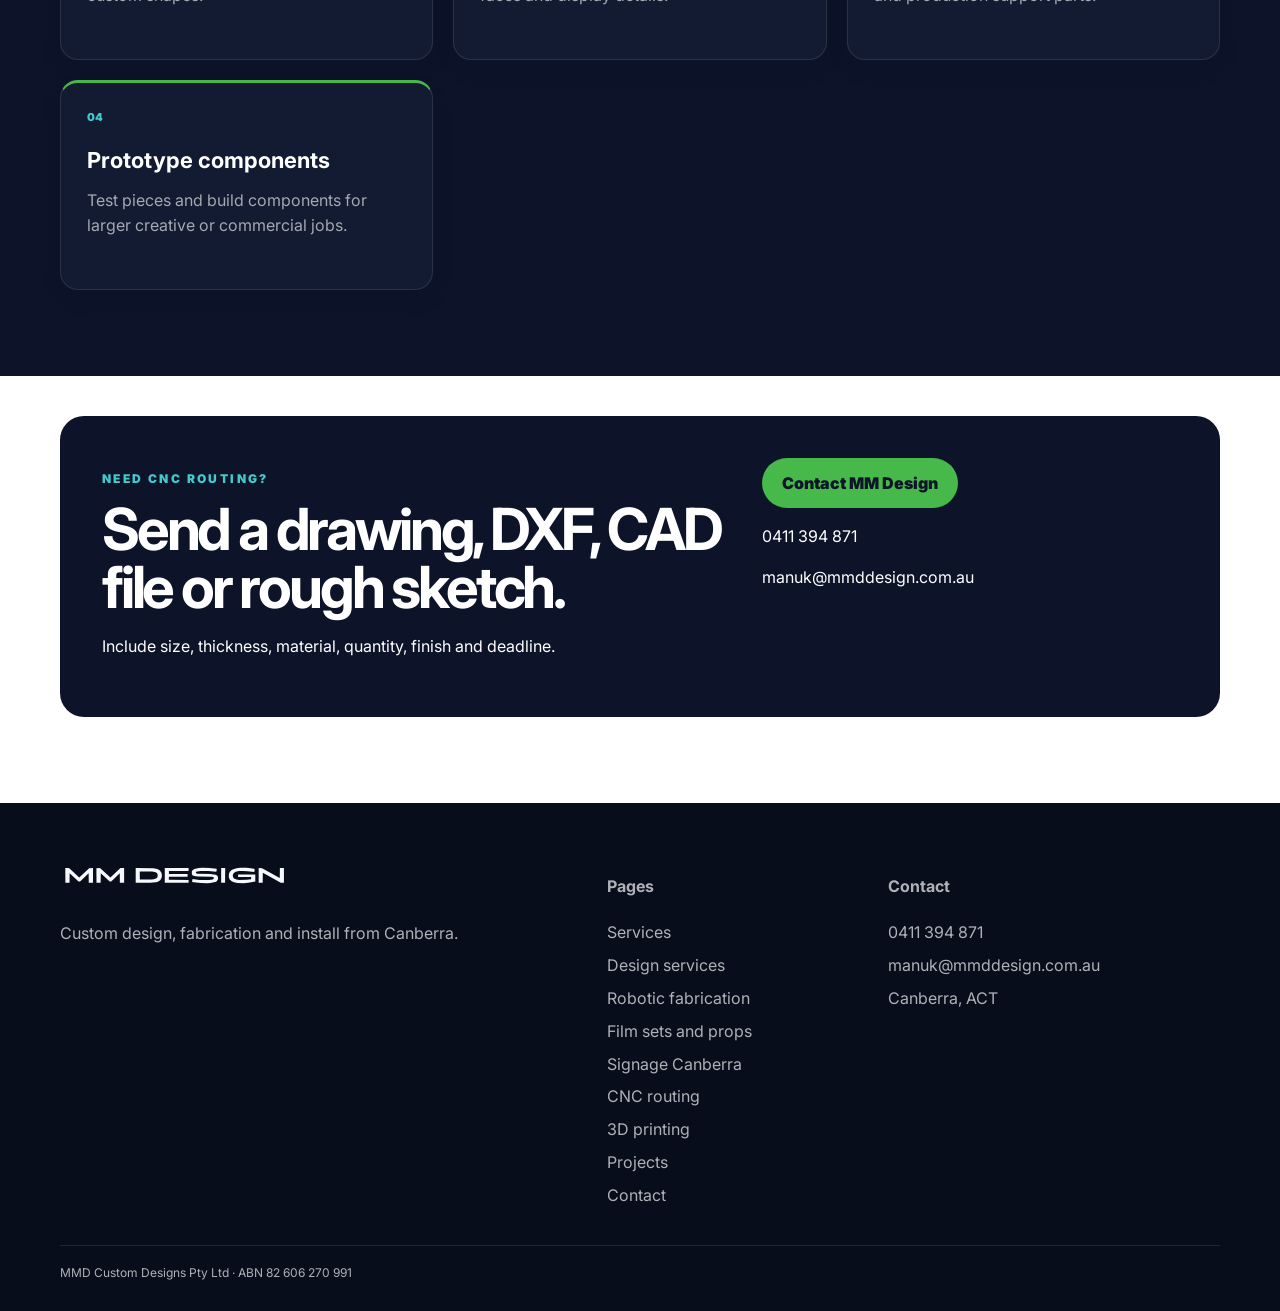
<file: cnc-routing-canberra.html>
<!doctype html><html lang="en-AU"><head><meta charset="utf-8"><meta name="viewport" content="width=device-width, initial-scale=1"><title>CNC Routing Canberra | Panels, Templates and Custom Components | MM Design</title><meta name="description" content="CNC routing in Canberra for panels, templates, letters, display parts, signage components, prototypes and custom fabrication support by MM Design."><meta name="robots" content="index,follow"><link rel="canonical" href="https://www.mmddesign.com.au/cnc-routing-canberra.html"><link rel="icon" type="image/svg+xml" href="assets/logos/favicon.svg"><meta property="og:title" content="CNC Routing Canberra | MM Design"><meta property="og:description" content="CNC routed panels, templates, letters, display parts and custom components from Canberra."><meta property="og:url" content="https://www.mmddesign.com.au/cnc-routing-canberra.html"><meta property="og:image" content="https://www.mmddesign.com.au/assets/images/final/prototype-part.jpg"><meta name="twitter:card" content="summary_large_image"><link rel="preconnect" href="https://fonts.googleapis.com"><link rel="preconnect" href="https://fonts.gstatic.com" crossorigin><link href="https://fonts.googleapis.com/css2?family=Inter:wght@400;500;700;800;900&display=swap" rel="stylesheet"><link rel="stylesheet" href="assets/css/styles.css"><link rel="stylesheet" href="assets/css/mark-tune.css"></head><body><header class="site-header"><div class="container nav"><a class="brand" href="index.html"><img src="assets/logos/mm-design-logo-white.svg" alt="MM Design"></a><nav class="nav-links"><a href="services.html">Services</a><a href="projects.html">Projects</a><a href="about.html">About</a><a class="nav-cta" href="contact.html">Contact</a></nav></div></header><main><section class="page-hero"><img class="hero-bg" src="assets/images/final/prototype-part.jpg" alt="CNC routing Canberra"><div class="container"><div class="breadcrumb">CNC routing</div><h1>CNC routed panels, templates and custom components.</h1><p>MM Design provides CNC routing support in Canberra for signage, displays, prototypes, set pieces, templates and custom fabrication jobs.</p></div></section><section class="section"><div class="container split"><div><p class="kicker">Canberra CNC support</p><h2>Accurate repeatable parts for practical builds.</h2><p class="lead muted">CNC routing is useful when a job needs clean profiles, repeatable shapes, accurate panels or components that need to fit into a larger build.</p><p>We can support routed lettering, panels, templates, display parts, signage components, jigs, prototype pieces and small production runs.</p></div><div class="image-panel"><img src="assets/images/final/stage2-signage.jpg" alt="Routed signage and fabrication panels"></div></div></section><section class="section dark"><div class="container"><p class="kicker">What we route</p><h2>Parts for signage, displays, sets and custom fabrication.</h2><div class="service-grid"><article class="card"><span class="num">01</span><h3>Panels and shapes</h3><p>Flat panels, profiles, cut-outs, backers and custom shapes.</p></article><article class="card"><span class="num">02</span><h3>Letters and signage parts</h3><p>Dimensional letters, logo shapes, sign faces and display details.</p></article><article class="card"><span class="num">03</span><h3>Templates and jigs</h3><p>Repeatable templates, workshop guides and production support parts.</p></article><article class="card"><span class="num">04</span><h3>Prototype components</h3><p>Test pieces and build components for larger creative or commercial jobs.</p></article></div></div></section><section class="section tight"><div class="container contact-box"><div><p class="kicker">Need CNC routing?</p><h2>Send a drawing, DXF, CAD file or rough sketch.</h2><p>Include size, thickness, material, quantity, finish and deadline.</p></div><div><a class="btn btn-primary" href="contact.html">Contact MM Design</a><p>0411 394 871</p><p>manuk@mmddesign.com.au</p></div></div></section></main><footer class="footer"><div class="container footer-grid"><div><img src="assets/logos/mm-design-logo-white.svg" alt="MM Design"><p>Custom design, fabrication and install from Canberra.</p></div><div><h4>Pages</h4><a href="services.html">Services</a><a href="design-services-canberra.html">Design services</a><a href="robotic-fabrication.html">Robotic fabrication</a><a href="film-sets-props.html">Film sets and props</a><a href="signage-canberra.html">Signage Canberra</a><a href="cnc-routing-canberra.html">CNC routing</a><a href="3d-printing-canberra.html">3D printing</a><a href="projects.html">Projects</a><a href="contact.html">Contact</a></div><div><h4>Contact</h4><span>0411 394 871</span><span>manuk@mmddesign.com.au</span><span>Canberra, ACT</span></div></div><div class="container fineprint">MMD Custom Designs Pty Ltd · ABN 82 606 270 991</div></footer></body></html>
</file>
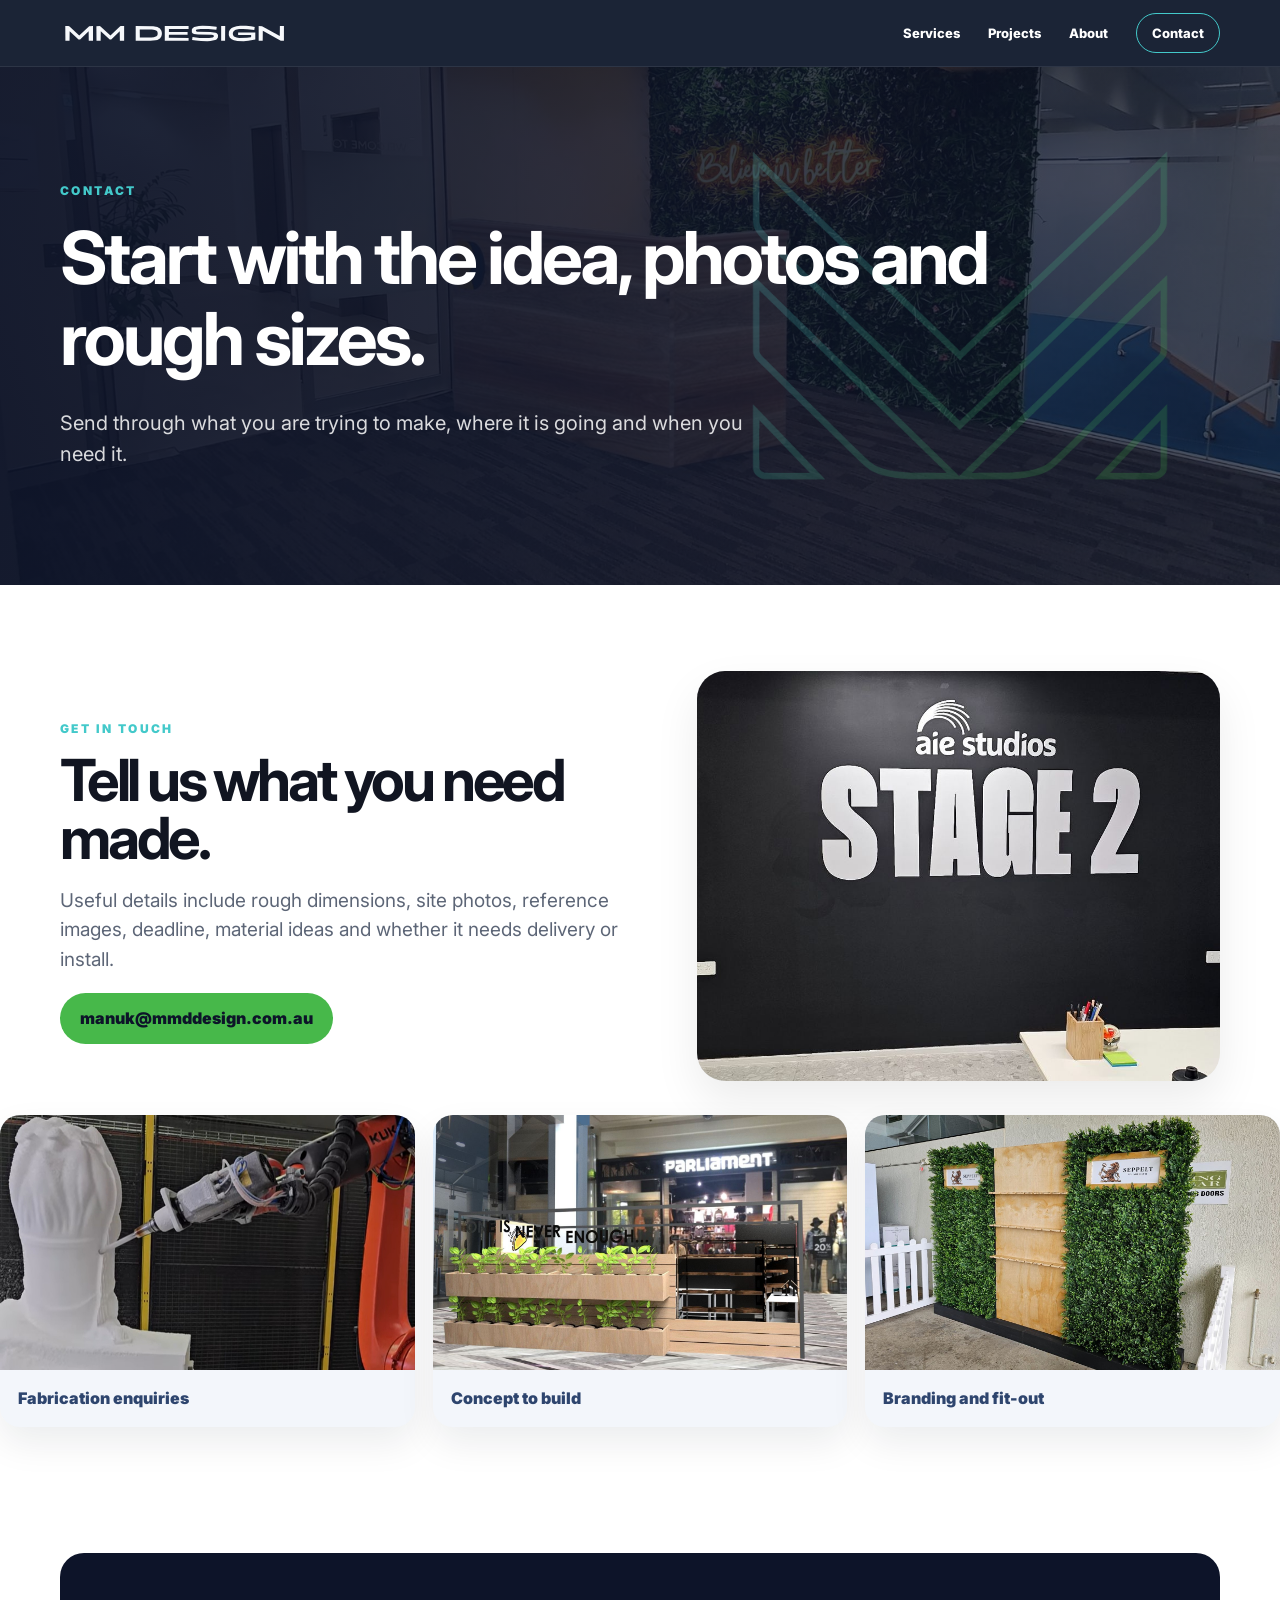
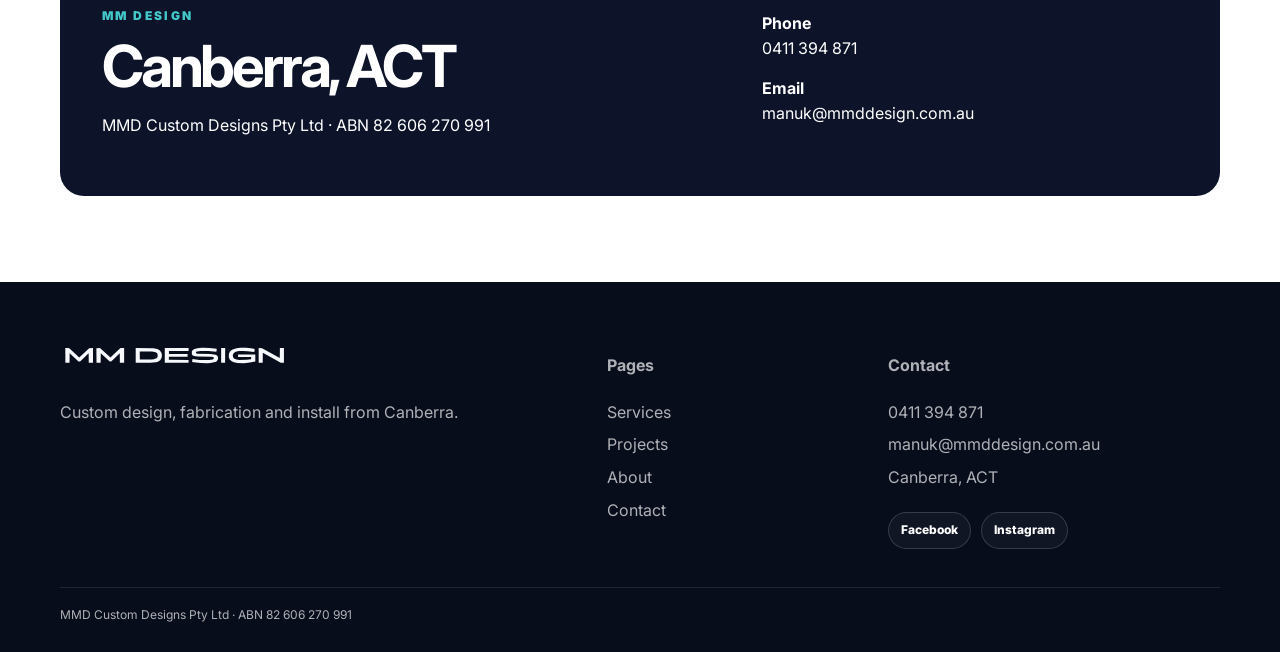
<file: contact.html>
<!doctype html><html lang="en-AU"><head><meta charset="utf-8"><meta name="viewport" content="width=device-width, initial-scale=1"><title>Contact | MM Design</title><meta name="description" content="Contact MM Design Canberra for custom design, fabrication and install."><link rel="canonical" href="https://www.mmddesign.com.au/contact.html"><link rel="icon" type="image/svg+xml" href="assets/logos/favicon.svg"><link rel="apple-touch-icon" href="assets/logos/mm-brand-mark.png"><meta property="og:site_name" content="MM Design"><meta property="og:type" content="website"><meta property="og:title" content="Contact | MM Design"><meta property="og:description" content="Contact MM Design Canberra for custom design, fabrication and install."><meta property="og:url" content="https://www.mmddesign.com.au/contact.html"><meta property="og:image" content="https://www.mmddesign.com.au/assets/images/final/rd-reception.jpg"><meta name="twitter:card" content="summary_large_image"><meta name="twitter:title" content="Contact | MM Design"><meta name="twitter:description" content="Start a custom design, fabrication or install enquiry with MM Design in Canberra."><meta name="twitter:image" content="https://www.mmddesign.com.au/assets/images/final/rd-reception.jpg"><link rel="preconnect" href="https://fonts.googleapis.com"><link rel="preconnect" href="https://fonts.gstatic.com" crossorigin><link href="https://fonts.googleapis.com/css2?family=Inter:wght@400;500;700;800;900&display=swap" rel="stylesheet"><link rel="stylesheet" href="assets/css/styles.css"><link rel="stylesheet" href="assets/css/mark-tune.css"></head><body><header class="site-header"><div class="container nav"><a class="brand" href="index.html"><img src="assets/logos/mm-design-logo-white.svg" alt="MM Design"></a><nav class="nav-links"><a href="services.html">Services</a><a href="projects.html">Projects</a><a href="about.html">About</a><a class="nav-cta" href="contact.html">Contact</a></nav></div></header><main><section class="page-hero"><img class="hero-bg" src="assets/images/final/rd-reception.jpg" alt="Reception feature"><div class="container"><div class="breadcrumb">Contact</div><h1>Start with the idea, photos and rough sizes.</h1><p>Send through what you are trying to make, where it is going and when you need it.</p></div></section><section class="section"><div class="container split"><div><p class="kicker">Get in touch</p><h2>Tell us what you need made.</h2><p class="lead muted">Useful details include rough dimensions, site photos, reference images, deadline, material ideas and whether it needs delivery or install.</p><a class="btn btn-primary" href="mailto:manuk@mmddesign.com.au">manuk@mmddesign.com.au</a></div><div class="image-panel"><img src="assets/images/final/stage2-signage.jpg" alt="Stage signage"></div></div><div class="image-strip"><figure><img src="assets/images/final/kuka-foam.jpg" alt="KUKA fabrication"><figcaption>Fabrication enquiries</figcaption></figure><figure><img src="assets/images/final/empanada-kiosk.jpg" alt="Kiosk concept"><figcaption>Concept to build</figcaption></figure><figure><img src="assets/images/final/feature-wall.jpg" alt="Feature wall"><figcaption>Branding and fit-out</figcaption></figure></div></div></section><section class="section tight"><div class="container contact-box"><div><p class="kicker">MM Design</p><h2>Canberra, ACT</h2><p>MMD Custom Designs Pty Ltd · ABN 82 606 270 991</p></div><div><p><strong>Phone</strong><br>0411 394 871</p><p><strong>Email</strong><br>manuk@mmddesign.com.au</p></div></div></section></main><footer class="footer"><div class="container footer-grid"><div><img src="assets/logos/mm-design-logo-white.svg" alt="MM Design"><p>Custom design, fabrication and install from Canberra.</p></div><div><h4>Pages</h4><a href="services.html">Services</a><a href="projects.html">Projects</a><a href="about.html">About</a><a href="contact.html">Contact</a></div><div><h4>Contact</h4><span>0411 394 871</span><span>manuk@mmddesign.com.au</span><span>Canberra, ACT</span><div class="social-links"><a href="https://www.facebook.com/MMD.social" target="_blank" rel="noopener">Facebook</a><a href="https://www.instagram.com/manuk.mmd/" target="_blank" rel="noopener">Instagram</a></div></div></div><div class="container fineprint">MMD Custom Designs Pty Ltd · ABN 82 606 270 991</div></footer></body></html>
</file>
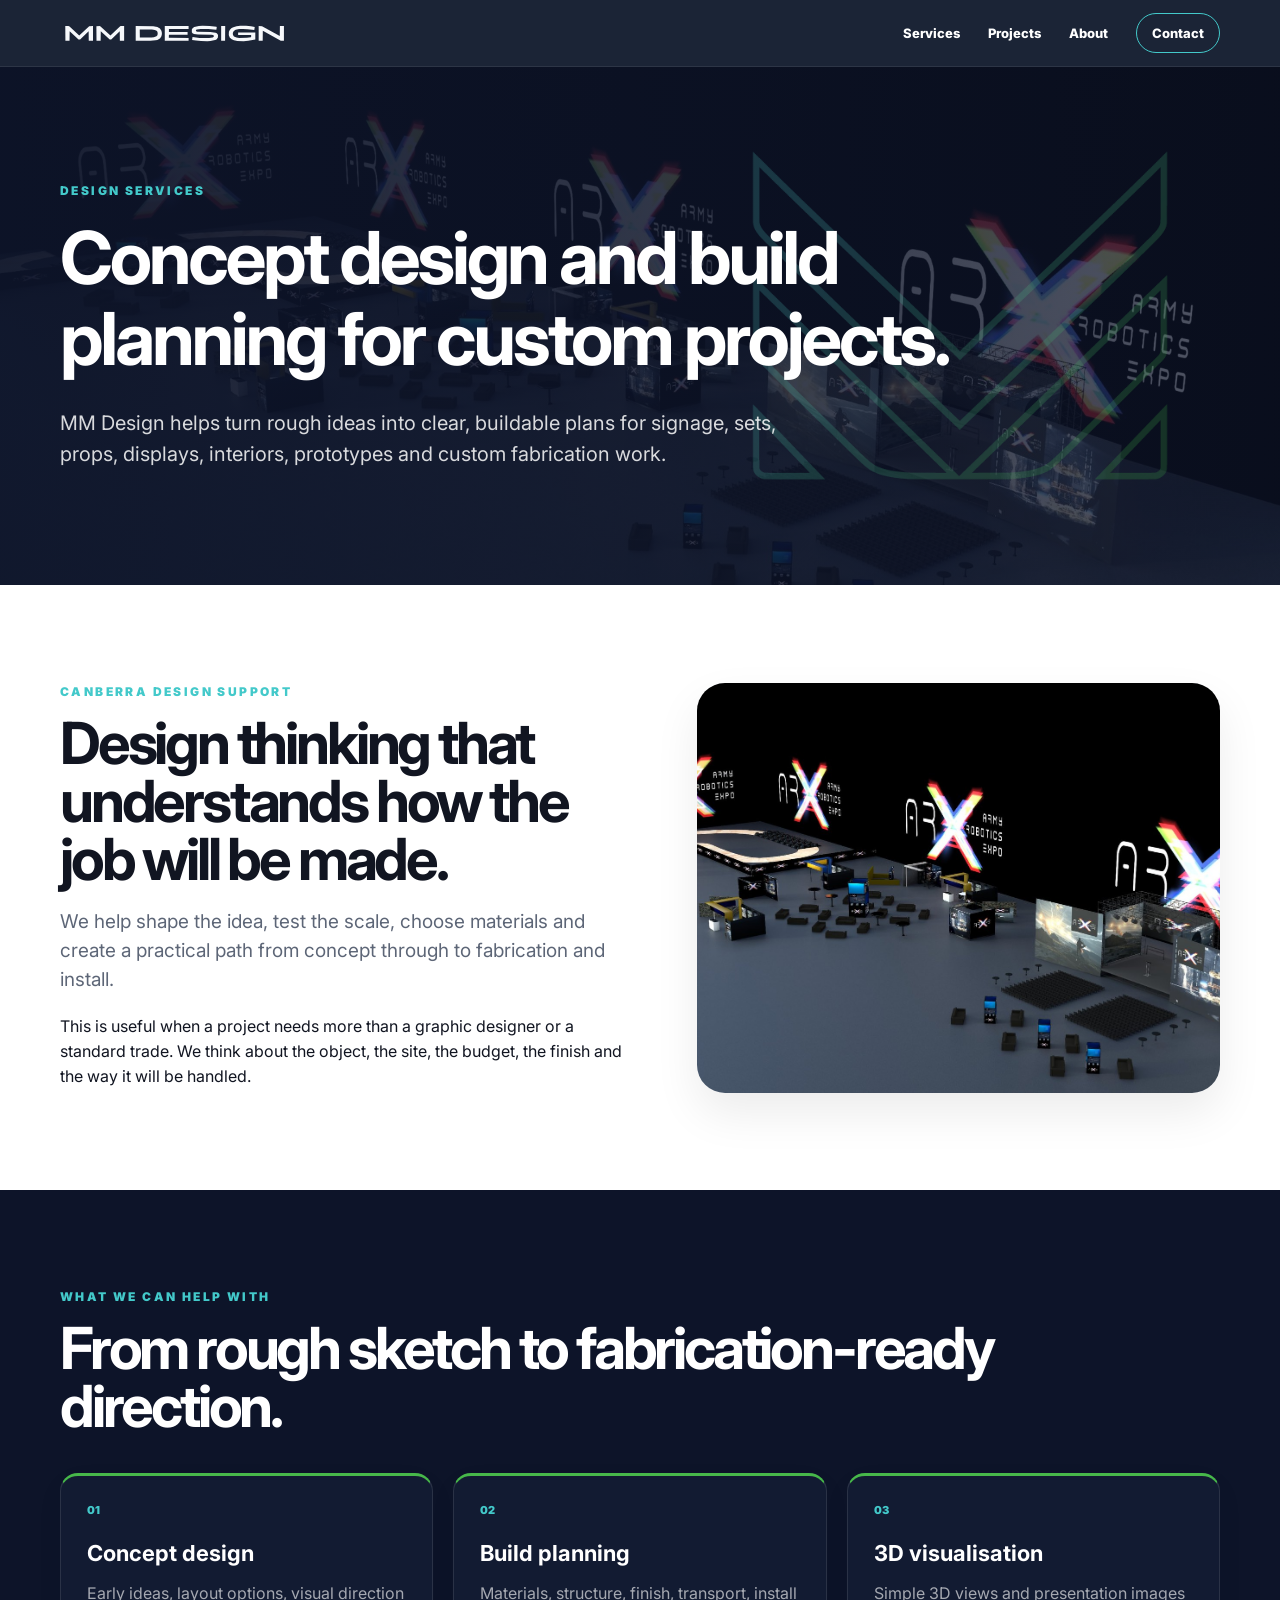
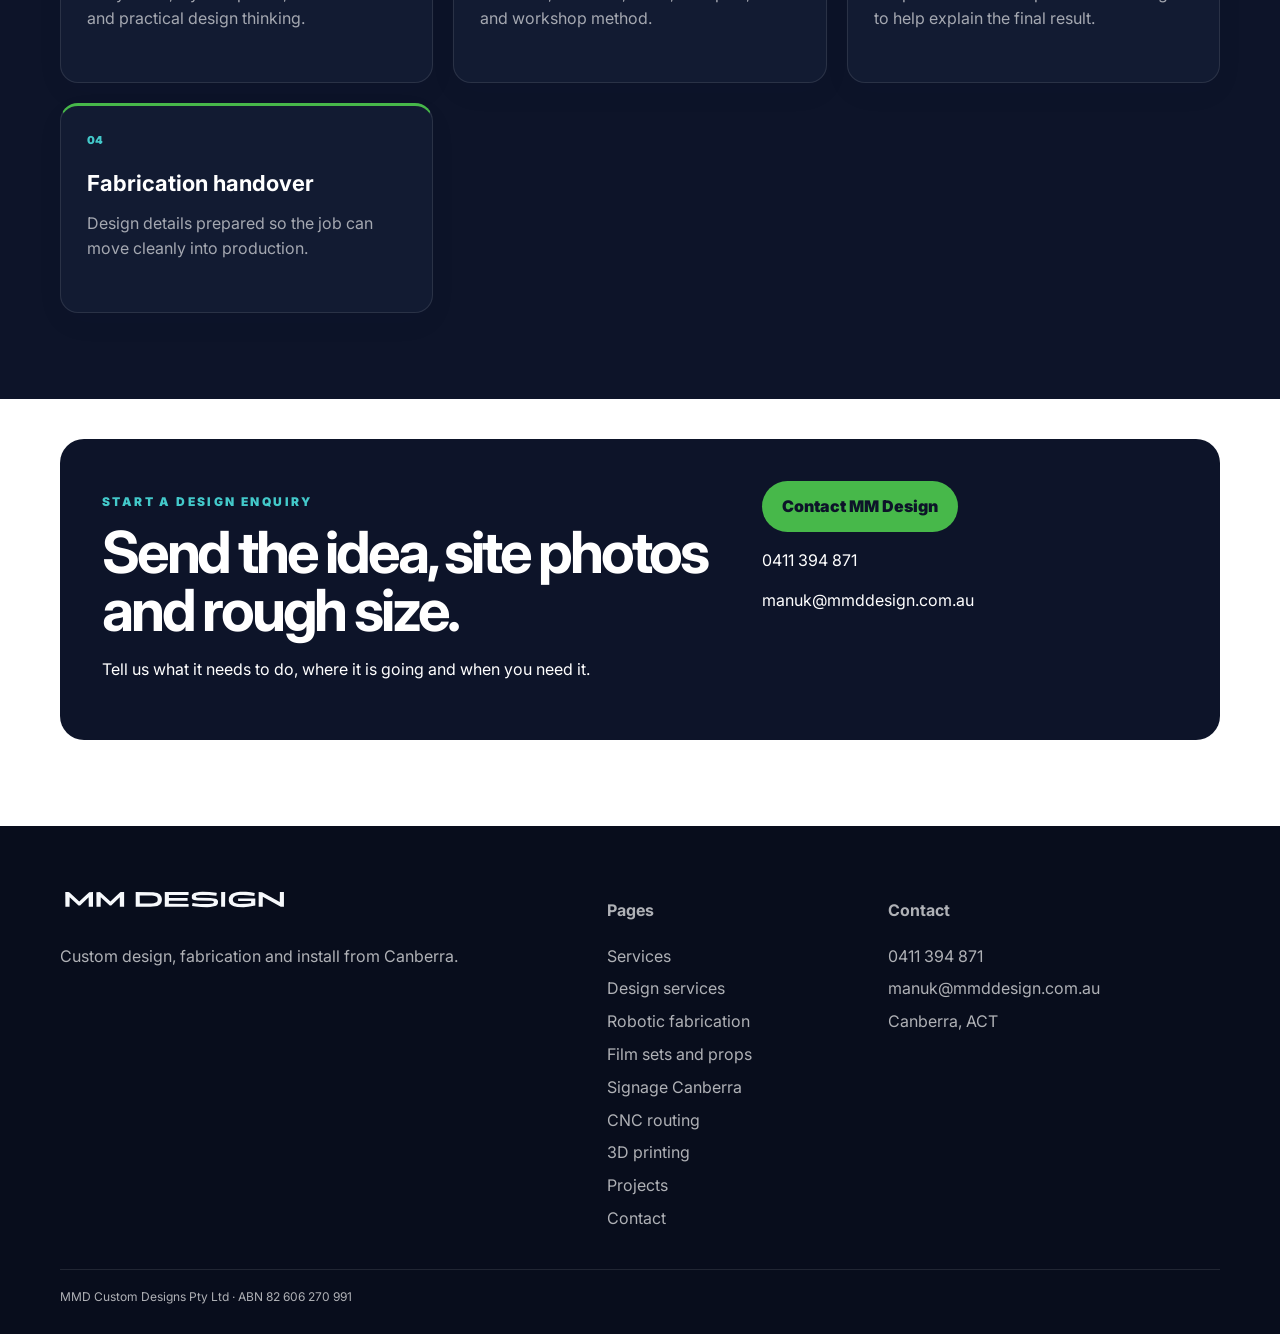
<file: design-services-canberra.html>
<!doctype html><html lang="en-AU"><head><meta charset="utf-8"><meta name="viewport" content="width=device-width, initial-scale=1"><title>Design Services Canberra | Concept Design and Build Planning | MM Design</title><meta name="description" content="Design services in Canberra for custom fabrication, signage, sets, displays, prototypes and commercial build planning by MM Design."><meta name="robots" content="index,follow"><link rel="canonical" href="https://www.mmddesign.com.au/design-services-canberra.html"><link rel="icon" type="image/svg+xml" href="assets/logos/favicon.svg"><meta property="og:title" content="Design Services Canberra | MM Design"><meta property="og:description" content="Concept design, build planning, materials, visualisation and fabrication-ready design support from Canberra."><meta property="og:url" content="https://www.mmddesign.com.au/design-services-canberra.html"><meta property="og:image" content="https://www.mmddesign.com.au/assets/images/final/design-visualisation.jpg"><meta name="twitter:card" content="summary_large_image"><link rel="preconnect" href="https://fonts.googleapis.com"><link rel="preconnect" href="https://fonts.gstatic.com" crossorigin><link href="https://fonts.googleapis.com/css2?family=Inter:wght@400;500;700;800;900&display=swap" rel="stylesheet"><link rel="stylesheet" href="assets/css/styles.css"><link rel="stylesheet" href="assets/css/mark-tune.css"></head><body><header class="site-header"><div class="container nav"><a class="brand" href="index.html"><img src="assets/logos/mm-design-logo-white.svg" alt="MM Design"></a><nav class="nav-links"><a href="services.html">Services</a><a href="projects.html">Projects</a><a href="about.html">About</a><a class="nav-cta" href="contact.html">Contact</a></nav></div></header><main><section class="page-hero"><img class="hero-bg" src="assets/images/final/design-visualisation.jpg" alt="Concept design visualisation Canberra"><div class="container"><div class="breadcrumb">Design services</div><h1>Concept design and build planning for custom projects.</h1><p>MM Design helps turn rough ideas into clear, buildable plans for signage, sets, props, displays, interiors, prototypes and custom fabrication work.</p></div></section><section class="section"><div class="container split"><div><p class="kicker">Canberra design support</p><h2>Design thinking that understands how the job will be made.</h2><p class="lead muted">We help shape the idea, test the scale, choose materials and create a practical path from concept through to fabrication and install.</p><p>This is useful when a project needs more than a graphic designer or a standard trade. We think about the object, the site, the budget, the finish and the way it will be handled.</p></div><div class="image-panel"><img src="assets/images/final/design-visualisation.jpg" alt="3D design visualisation"></div></div></section><section class="section dark"><div class="container"><p class="kicker">What we can help with</p><h2>From rough sketch to fabrication-ready direction.</h2><div class="service-grid"><article class="card"><span class="num">01</span><h3>Concept design</h3><p>Early ideas, layout options, visual direction and practical design thinking.</p></article><article class="card"><span class="num">02</span><h3>Build planning</h3><p>Materials, structure, finish, transport, install and workshop method.</p></article><article class="card"><span class="num">03</span><h3>3D visualisation</h3><p>Simple 3D views and presentation images to help explain the final result.</p></article><article class="card"><span class="num">04</span><h3>Fabrication handover</h3><p>Design details prepared so the job can move cleanly into production.</p></article></div></div></section><section class="section tight"><div class="container contact-box"><div><p class="kicker">Start a design enquiry</p><h2>Send the idea, site photos and rough size.</h2><p>Tell us what it needs to do, where it is going and when you need it.</p></div><div><a class="btn btn-primary" href="contact.html">Contact MM Design</a><p>0411 394 871</p><p>manuk@mmddesign.com.au</p></div></div></section></main><footer class="footer"><div class="container footer-grid"><div><img src="assets/logos/mm-design-logo-white.svg" alt="MM Design"><p>Custom design, fabrication and install from Canberra.</p></div><div><h4>Pages</h4><a href="services.html">Services</a><a href="design-services-canberra.html">Design services</a><a href="robotic-fabrication.html">Robotic fabrication</a><a href="film-sets-props.html">Film sets and props</a><a href="signage-canberra.html">Signage Canberra</a><a href="cnc-routing-canberra.html">CNC routing</a><a href="3d-printing-canberra.html">3D printing</a><a href="projects.html">Projects</a><a href="contact.html">Contact</a></div><div><h4>Contact</h4><span>0411 394 871</span><span>manuk@mmddesign.com.au</span><span>Canberra, ACT</span></div></div><div class="container fineprint">MMD Custom Designs Pty Ltd · ABN 82 606 270 991</div></footer></body></html>
</file>
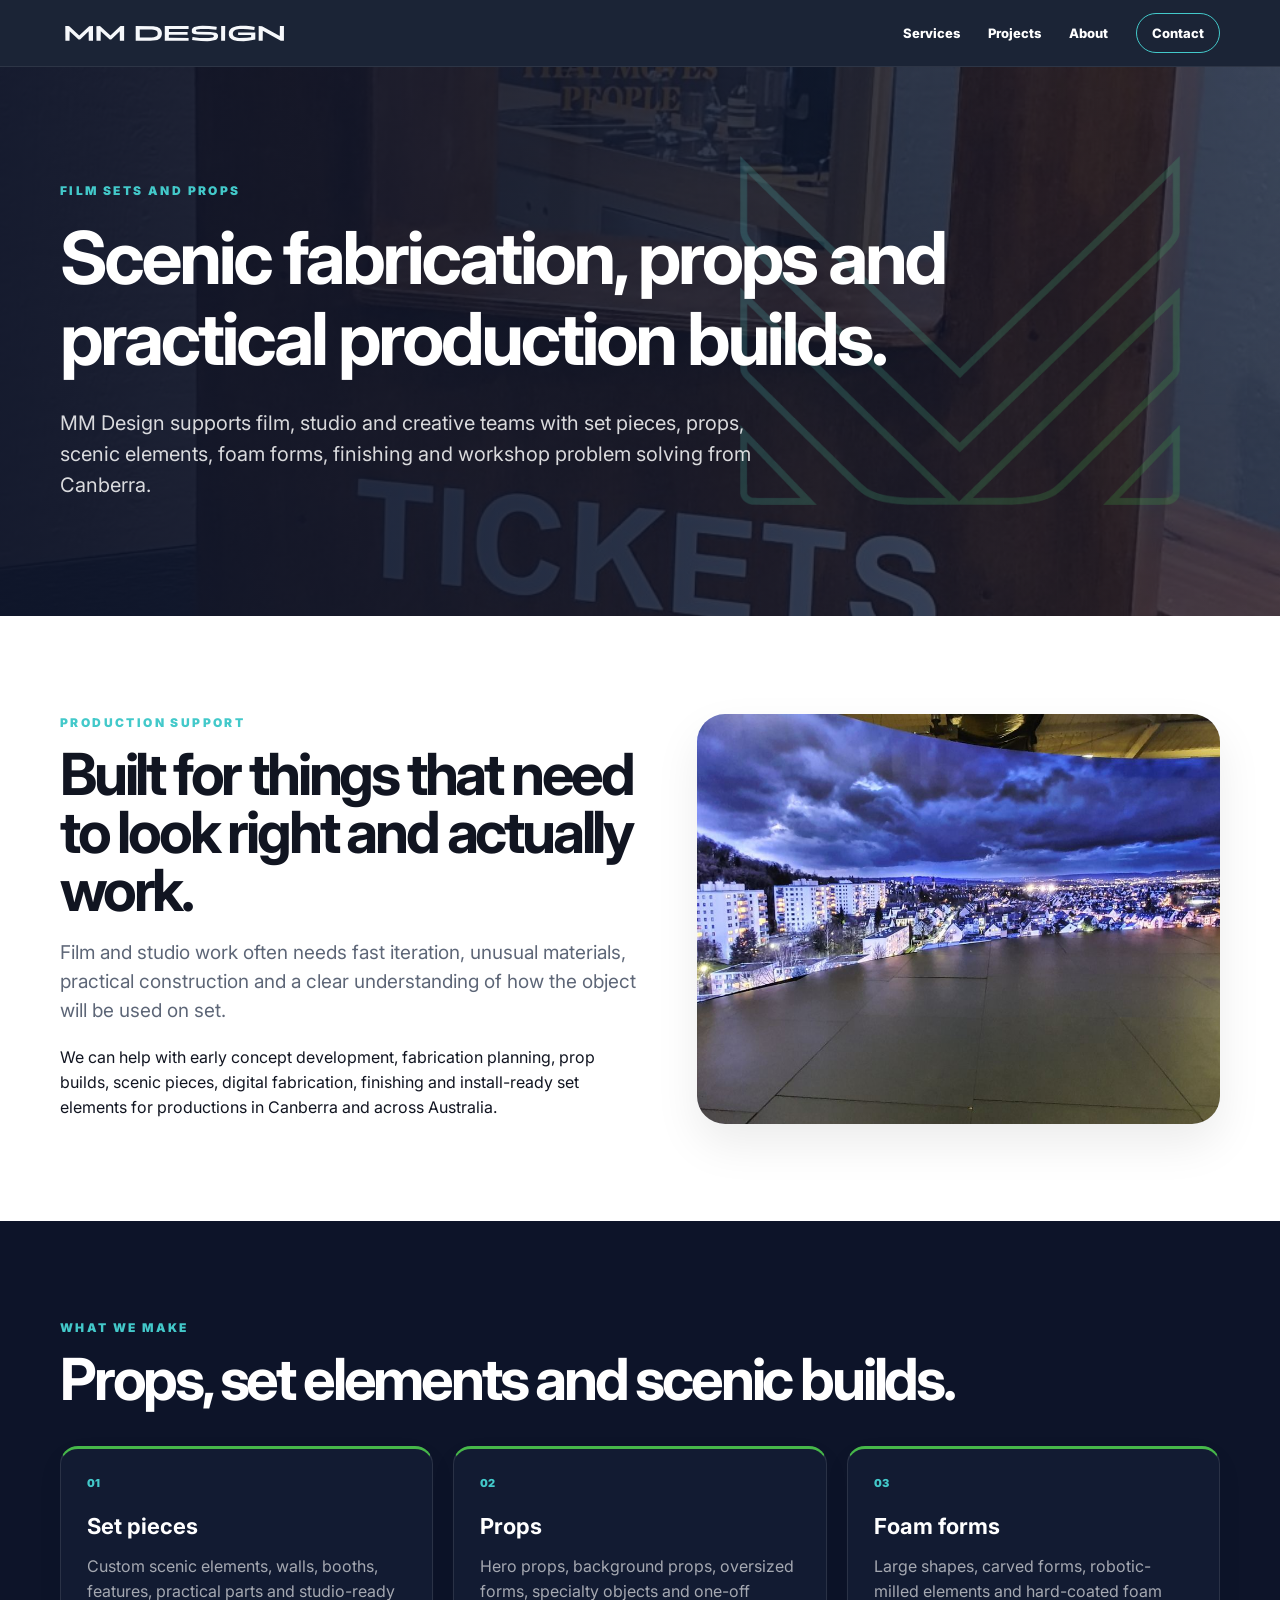
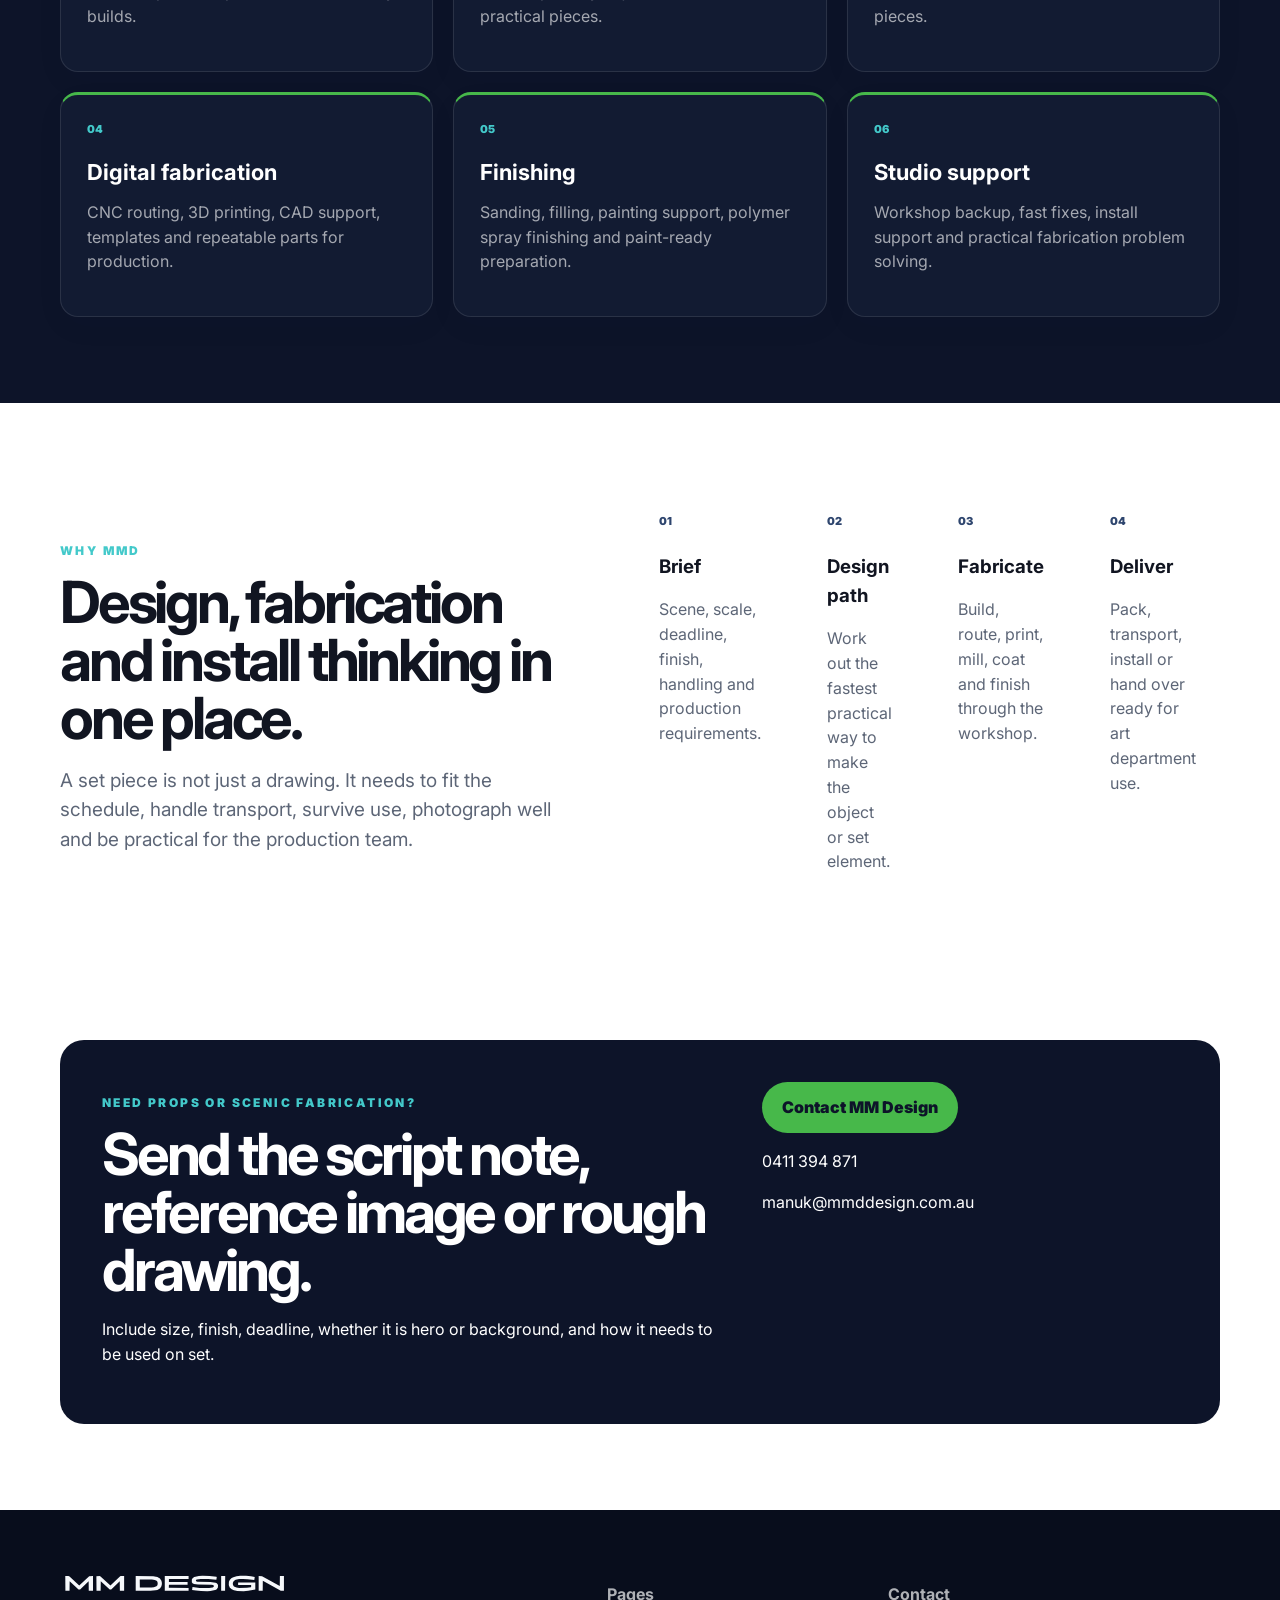
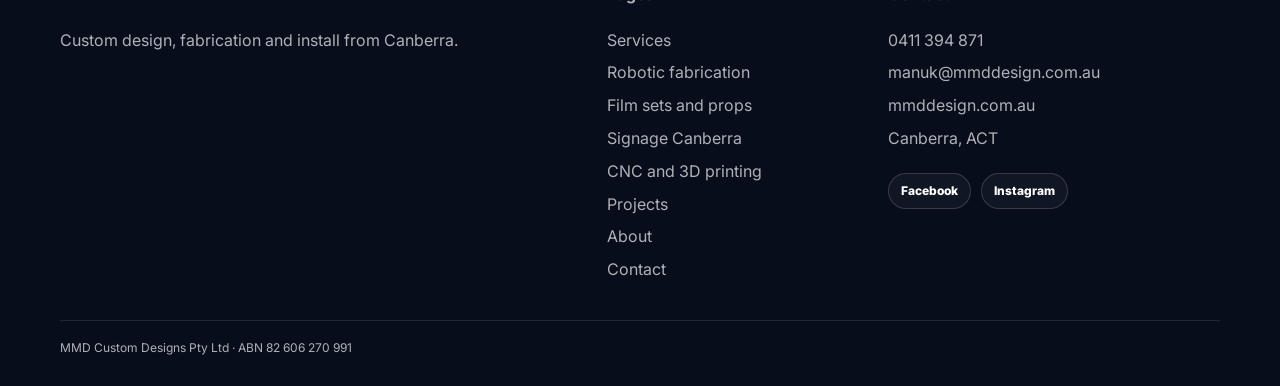
<file: film-sets-props.html>
<!doctype html><html lang="en-AU"><head><meta charset="utf-8"><meta name="viewport" content="width=device-width, initial-scale=1"><title>Film Sets and Props Australia | Scenic Fabrication Canberra | MM Design</title><meta name="description" content="Film sets, props, scenic fabrication, studio support, foam forms, set pieces and practical build support from Canberra for productions across Australia."><meta name="robots" content="index,follow"><meta name="geo.region" content="AU-ACT"><meta name="geo.placename" content="Canberra"><link rel="canonical" href="https://www.mmddesign.com.au/film-sets-props.html"><link rel="icon" type="image/svg+xml" href="assets/logos/favicon.svg"><link rel="apple-touch-icon" href="assets/logos/mm-brand-mark.png"><meta property="og:site_name" content="MM Design"><meta property="og:type" content="website"><meta property="og:title" content="Film Sets and Props Australia | MM Design"><meta property="og:description" content="Scenic fabrication, props, set elements and studio support from Canberra for film and production work across Australia."><meta property="og:url" content="https://www.mmddesign.com.au/film-sets-props.html"><meta property="og:image" content="https://www.mmddesign.com.au/assets/images/final/box-office.jpg"><meta name="twitter:card" content="summary_large_image"><meta name="twitter:title" content="Film Sets and Props Australia | MM Design"><meta name="twitter:description" content="Props, scenic builds, set elements and studio fabrication support from Canberra."><meta name="twitter:image" content="https://www.mmddesign.com.au/assets/images/final/box-office.jpg"><script type="application/ld+json">{"@context":"https://schema.org","@type":"Service","name":"Film sets, props and scenic fabrication","serviceType":"Film set and prop fabrication","provider":{"@id":"https://www.mmddesign.com.au/#business"},"areaServed":["Canberra","Australian Capital Territory","Australia"],"url":"https://www.mmddesign.com.au/film-sets-props.html","description":"Set pieces, props, scenic fabrication, foam forms, studio support and practical workshop problem solving for productions across Australia."}</script><link rel="preconnect" href="https://fonts.googleapis.com"><link rel="preconnect" href="https://fonts.gstatic.com" crossorigin><link href="https://fonts.googleapis.com/css2?family=Inter:wght@400;500;700;800;900&display=swap" rel="stylesheet"><link rel="stylesheet" href="assets/css/styles.css"><link rel="stylesheet" href="assets/css/mark-tune.css"></head><body><header class="site-header"><div class="container nav"><a class="brand" href="index.html"><img src="assets/logos/mm-design-logo-white.svg" alt="MM Design"></a><nav class="nav-links"><a href="services.html">Services</a><a href="projects.html">Projects</a><a href="about.html">About</a><a class="nav-cta" href="contact.html">Contact</a></nav></div></header><main><section class="page-hero"><img class="hero-bg" src="assets/images/final/box-office.jpg" alt="Scenic fabrication and film set build"><div class="container"><div class="breadcrumb">Film sets and props</div><h1>Scenic fabrication, props and practical production builds.</h1><p>MM Design supports film, studio and creative teams with set pieces, props, scenic elements, foam forms, finishing and workshop problem solving from Canberra.</p></div></section><section class="section"><div class="container split"><div><p class="kicker">Production support</p><h2>Built for things that need to look right and actually work.</h2><p class="lead muted">Film and studio work often needs fast iteration, unusual materials, practical construction and a clear understanding of how the object will be used on set.</p><p>We can help with early concept development, fabrication planning, prop builds, scenic pieces, digital fabrication, finishing and install-ready set elements for productions in Canberra and across Australia.</p></div><div class="image-panel"><img src="assets/images/final/led-storm.jpg" alt="Studio and LED production environment"></div></div></section><section class="section dark"><div class="container"><p class="kicker">What we make</p><h2>Props, set elements and scenic builds.</h2><div class="service-grid"><article class="card"><span class="num">01</span><h3>Set pieces</h3><p>Custom scenic elements, walls, booths, features, practical parts and studio-ready builds.</p></article><article class="card"><span class="num">02</span><h3>Props</h3><p>Hero props, background props, oversized forms, specialty objects and one-off practical pieces.</p></article><article class="card"><span class="num">03</span><h3>Foam forms</h3><p>Large shapes, carved forms, robotic-milled elements and hard-coated foam pieces.</p></article><article class="card"><span class="num">04</span><h3>Digital fabrication</h3><p>CNC routing, 3D printing, CAD support, templates and repeatable parts for production.</p></article><article class="card"><span class="num">05</span><h3>Finishing</h3><p>Sanding, filling, painting support, polymer spray finishing and paint-ready preparation.</p></article><article class="card"><span class="num">06</span><h3>Studio support</h3><p>Workshop backup, fast fixes, install support and practical fabrication problem solving.</p></article></div></div></section><section class="section"><div class="container split"><div><p class="kicker">Why MMD</p><h2>Design, fabrication and install thinking in one place.</h2><p class="lead muted">A set piece is not just a drawing. It needs to fit the schedule, handle transport, survive use, photograph well and be practical for the production team.</p></div><div class="process"><article class="process-step"><span class="num">01</span><h3>Brief</h3><p>Scene, scale, deadline, finish, handling and production requirements.</p></article><article class="process-step"><span class="num">02</span><h3>Design path</h3><p>Work out the fastest practical way to make the object or set element.</p></article><article class="process-step"><span class="num">03</span><h3>Fabricate</h3><p>Build, route, print, mill, coat and finish through the workshop.</p></article><article class="process-step"><span class="num">04</span><h3>Deliver</h3><p>Pack, transport, install or hand over ready for art department use.</p></article></div></div></section><section class="section tight"><div class="container contact-box"><div><p class="kicker">Need props or scenic fabrication?</p><h2>Send the script note, reference image or rough drawing.</h2><p>Include size, finish, deadline, whether it is hero or background, and how it needs to be used on set.</p></div><div><a class="btn btn-primary" href="contact.html">Contact MM Design</a><p>0411 394 871</p><p>manuk@mmddesign.com.au</p></div></div></section></main><footer class="footer"><div class="container footer-grid"><div><img src="assets/logos/mm-design-logo-white.svg" alt="MM Design"><p>Custom design, fabrication and install from Canberra.</p></div><div><h4>Pages</h4><a href="services.html">Services</a><a href="robotic-fabrication.html">Robotic fabrication</a><a href="film-sets-props.html">Film sets and props</a><a href="signage-canberra.html">Signage Canberra</a><a href="cnc-3d-printing-canberra.html">CNC and 3D printing</a><a href="projects.html">Projects</a><a href="about.html">About</a><a href="contact.html">Contact</a></div><div><h4>Contact</h4><span>0411 394 871</span><span>manuk@mmddesign.com.au</span><span>mmddesign.com.au</span><span>Canberra, ACT</span><div class="social-links"><a href="https://www.facebook.com/MMD.social" target="_blank" rel="noopener">Facebook</a><a href="https://www.instagram.com/manuk.mmd/" target="_blank" rel="noopener">Instagram</a></div></div></div><div class="container fineprint">MMD Custom Designs Pty Ltd · ABN 82 606 270 991</div></footer></body></html>
</file>
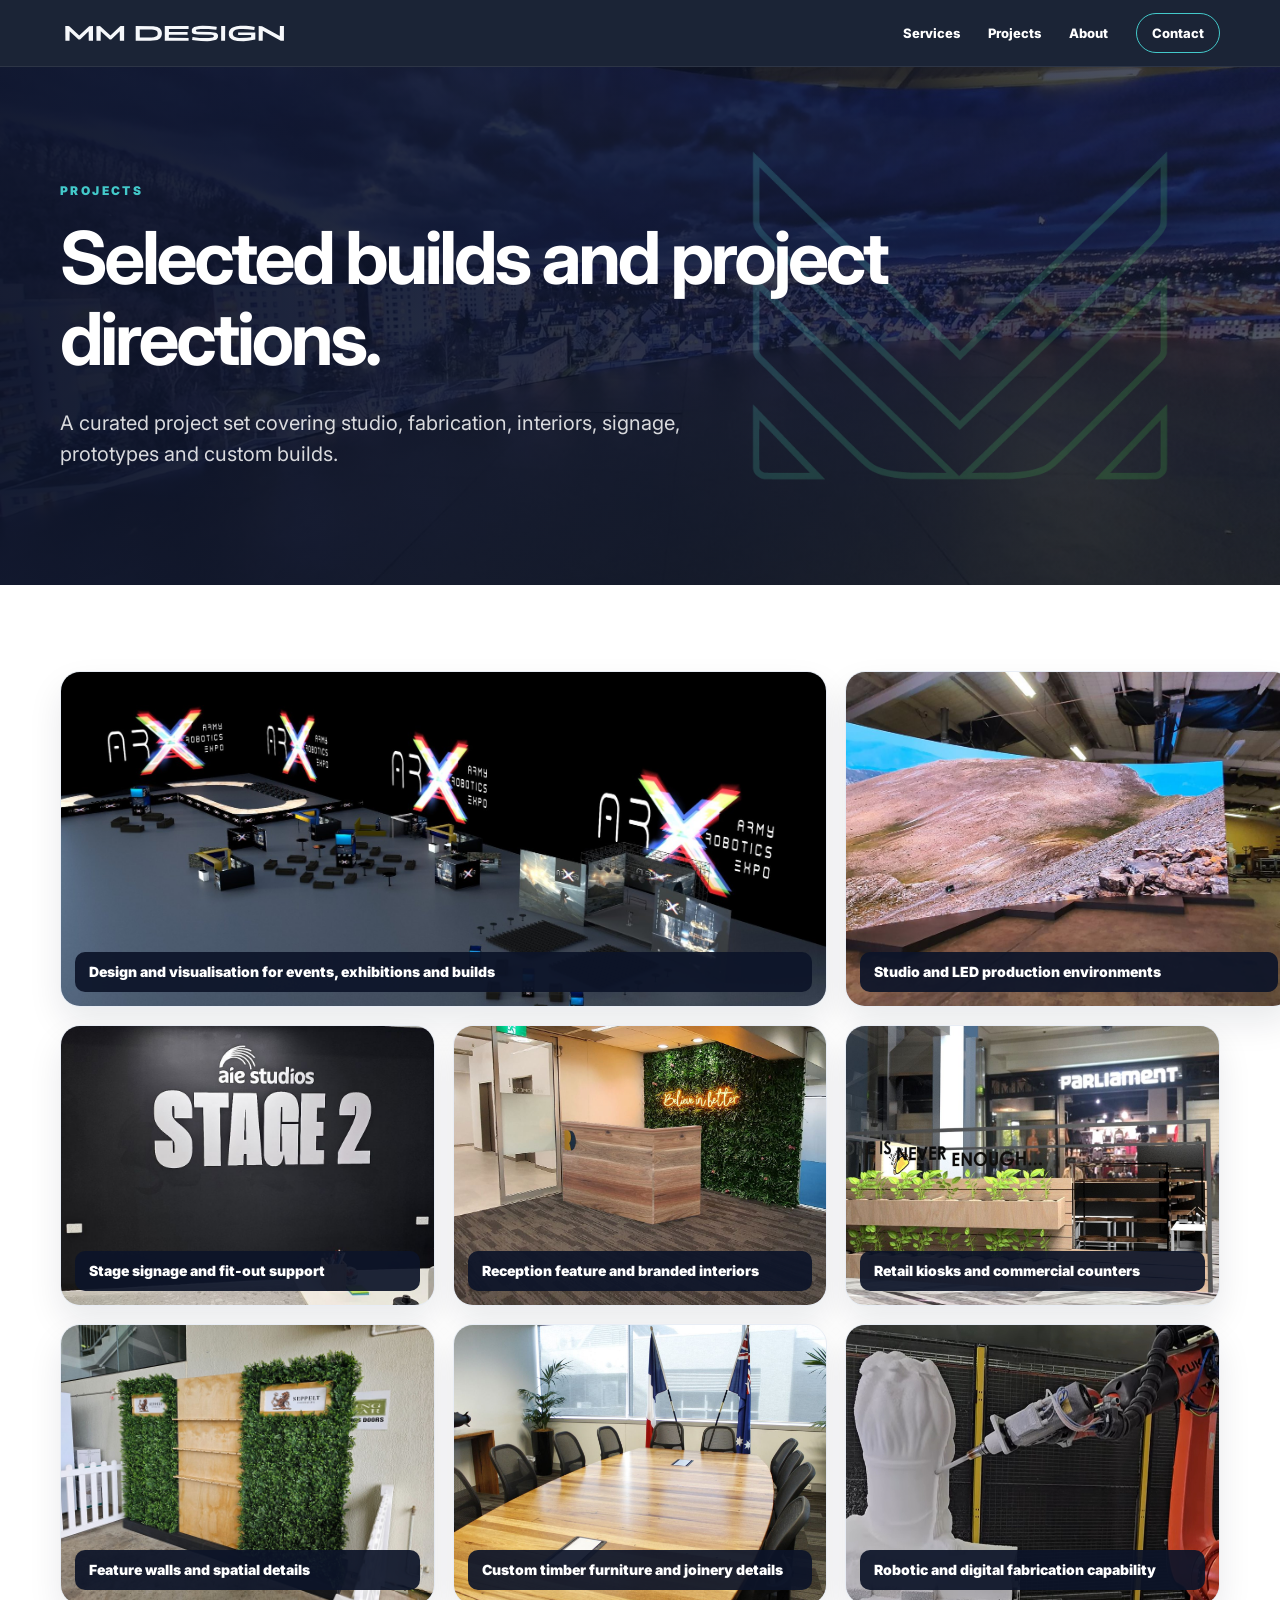
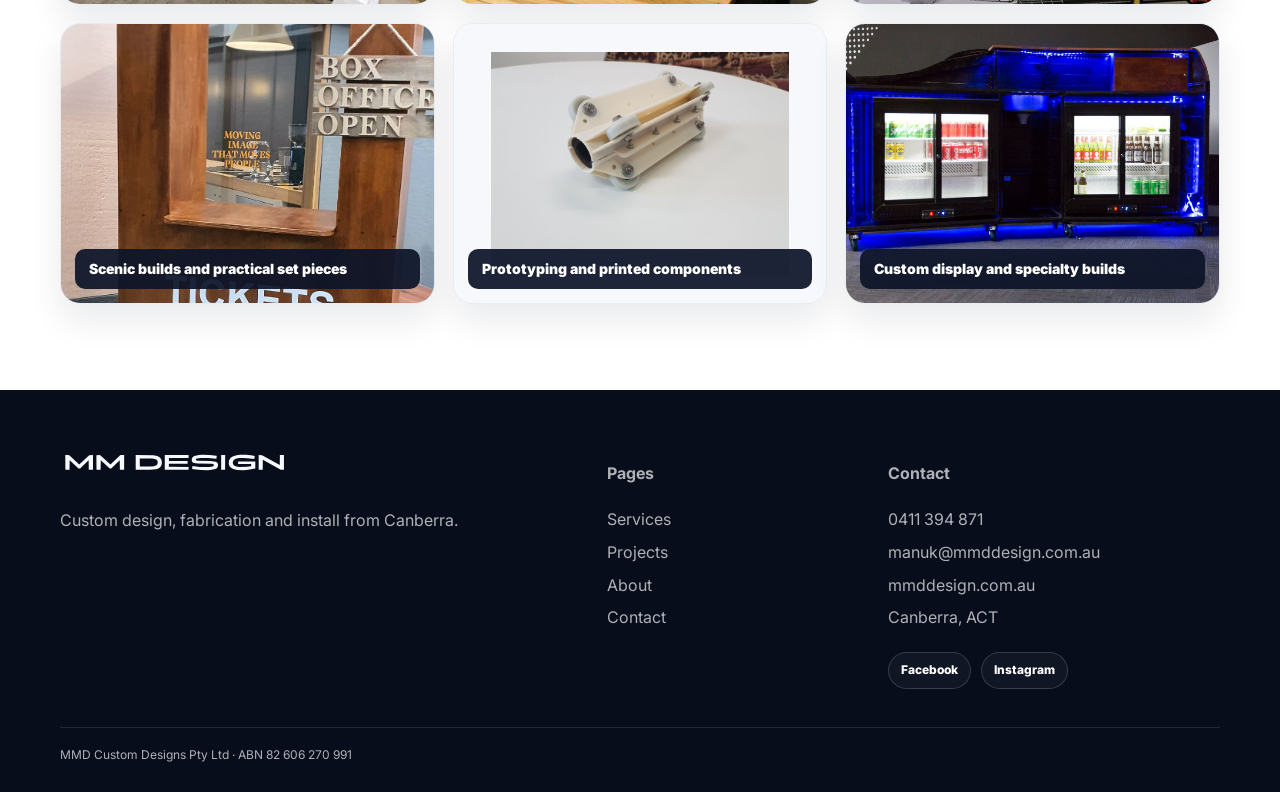
<file: projects.html>
<!doctype html><html lang="en-AU"><head><meta charset="utf-8"><meta name="viewport" content="width=device-width, initial-scale=1"><title>Projects | MM Design</title><meta name="description" content="Selected MM Design custom fabrication, signage and creative projects."><link rel="canonical" href="https://www.mmddesign.com.au/projects.html"><link rel="icon" type="image/svg+xml" href="assets/logos/favicon.svg"><link rel="apple-touch-icon" href="assets/logos/mm-brand-mark.png"><meta property="og:site_name" content="MM Design"><meta property="og:type" content="website"><meta property="og:title" content="Projects | MM Design"><meta property="og:description" content="Selected MM Design custom fabrication, signage and creative projects."><meta property="og:url" content="https://www.mmddesign.com.au/projects.html"><meta property="og:image" content="https://www.mmddesign.com.au/assets/images/final/design-visualisation.jpg"><meta name="twitter:card" content="summary_large_image"><meta name="twitter:title" content="Projects | MM Design"><meta name="twitter:description" content="Selected custom fabrication, signage and creative projects by MM Design."><meta name="twitter:image" content="https://www.mmddesign.com.au/assets/images/final/design-visualisation.jpg"><link rel="preconnect" href="https://fonts.googleapis.com"><link rel="preconnect" href="https://fonts.gstatic.com" crossorigin><link href="https://fonts.googleapis.com/css2?family=Inter:wght@400;500;700;800;900&display=swap" rel="stylesheet"><link rel="stylesheet" href="assets/css/styles.css"><link rel="stylesheet" href="assets/css/mark-tune.css"></head><body><header class="site-header"><div class="container nav"><a class="brand" href="index.html"><img src="assets/logos/mm-design-logo-white.svg" alt="MM Design"></a><nav class="nav-links"><a href="services.html">Services</a><a href="projects.html">Projects</a><a href="about.html">About</a><a class="nav-cta" href="contact.html">Contact</a></nav></div></header><main><section class="page-hero"><img class="hero-bg" src="assets/images/final/led-storm.jpg" alt="LED production environment"><div class="container"><div class="breadcrumb">Projects</div><h1>Selected builds and project directions.</h1><p>A curated project set covering studio, fabrication, interiors, signage, prototypes and custom builds.</p></div></section><section class="section"><div class="container gallery"><figure class="span-8"><img src="assets/images/final/design-visualisation.jpg" alt="3D exhibition concept design"><figcaption>Design and visualisation for events, exhibitions and builds</figcaption></figure><figure class="span-4"><img src="assets/images/final/led-mountain.jpg" alt="LED production environment"><figcaption>Studio and LED production environments</figcaption></figure><figure class="span-4"><img src="assets/images/final/stage2-signage.jpg" alt="Stage 2 signage"><figcaption>Stage signage and fit-out support</figcaption></figure><figure class="span-4"><img src="assets/images/final/rd-reception.jpg" alt="Reception feature"><figcaption>Reception feature and branded interiors</figcaption></figure><figure class="span-4"><img src="assets/images/final/empanada-kiosk.jpg" alt="Retail kiosk render"><figcaption>Retail kiosks and commercial counters</figcaption></figure><figure class="span-4"><img src="assets/images/final/feature-wall.jpg" alt="Feature wall display"><figcaption>Feature walls and spatial details</figcaption></figure><figure class="span-4"><img src="assets/images/final/boardroom-table.jpg" alt="Boardroom table"><figcaption>Custom timber furniture and joinery details</figcaption></figure><figure class="span-4"><img src="assets/images/final/kuka-foam.jpg" alt="KUKA robotic fabrication"><figcaption>Robotic and digital fabrication capability</figcaption></figure><figure class="span-4"><img src="assets/images/final/box-office.jpg" alt="Box office booth"><figcaption>Scenic builds and practical set pieces</figcaption></figure><figure class="span-4"><img src="assets/images/final/prototype-part.jpg" alt="Prototype component"><figcaption>Prototyping and printed components</figcaption></figure><figure class="span-4"><img src="assets/images/final/drinks-cabinet.jpg" alt="Custom drinks cabinet"><figcaption>Custom display and specialty builds</figcaption></figure></div></section></main><footer class="footer"><div class="container footer-grid"><div><img src="assets/logos/mm-design-logo-white.svg" alt="MM Design"><p>Custom design, fabrication and install from Canberra.</p></div><div><h4>Pages</h4><a href="services.html">Services</a><a href="projects.html">Projects</a><a href="about.html">About</a><a href="contact.html">Contact</a></div><div><h4>Contact</h4><span>0411 394 871</span><span>manuk@mmddesign.com.au</span><span>mmddesign.com.au</span><span>Canberra, ACT</span><div class="social-links"><a href="https://www.facebook.com/MMD.social" target="_blank" rel="noopener">Facebook</a><a href="https://www.instagram.com/manuk.mmd/" target="_blank" rel="noopener">Instagram</a></div></div></div><div class="container fineprint">MMD Custom Designs Pty Ltd · ABN 82 606 270 991</div></footer></body></html>
</file>
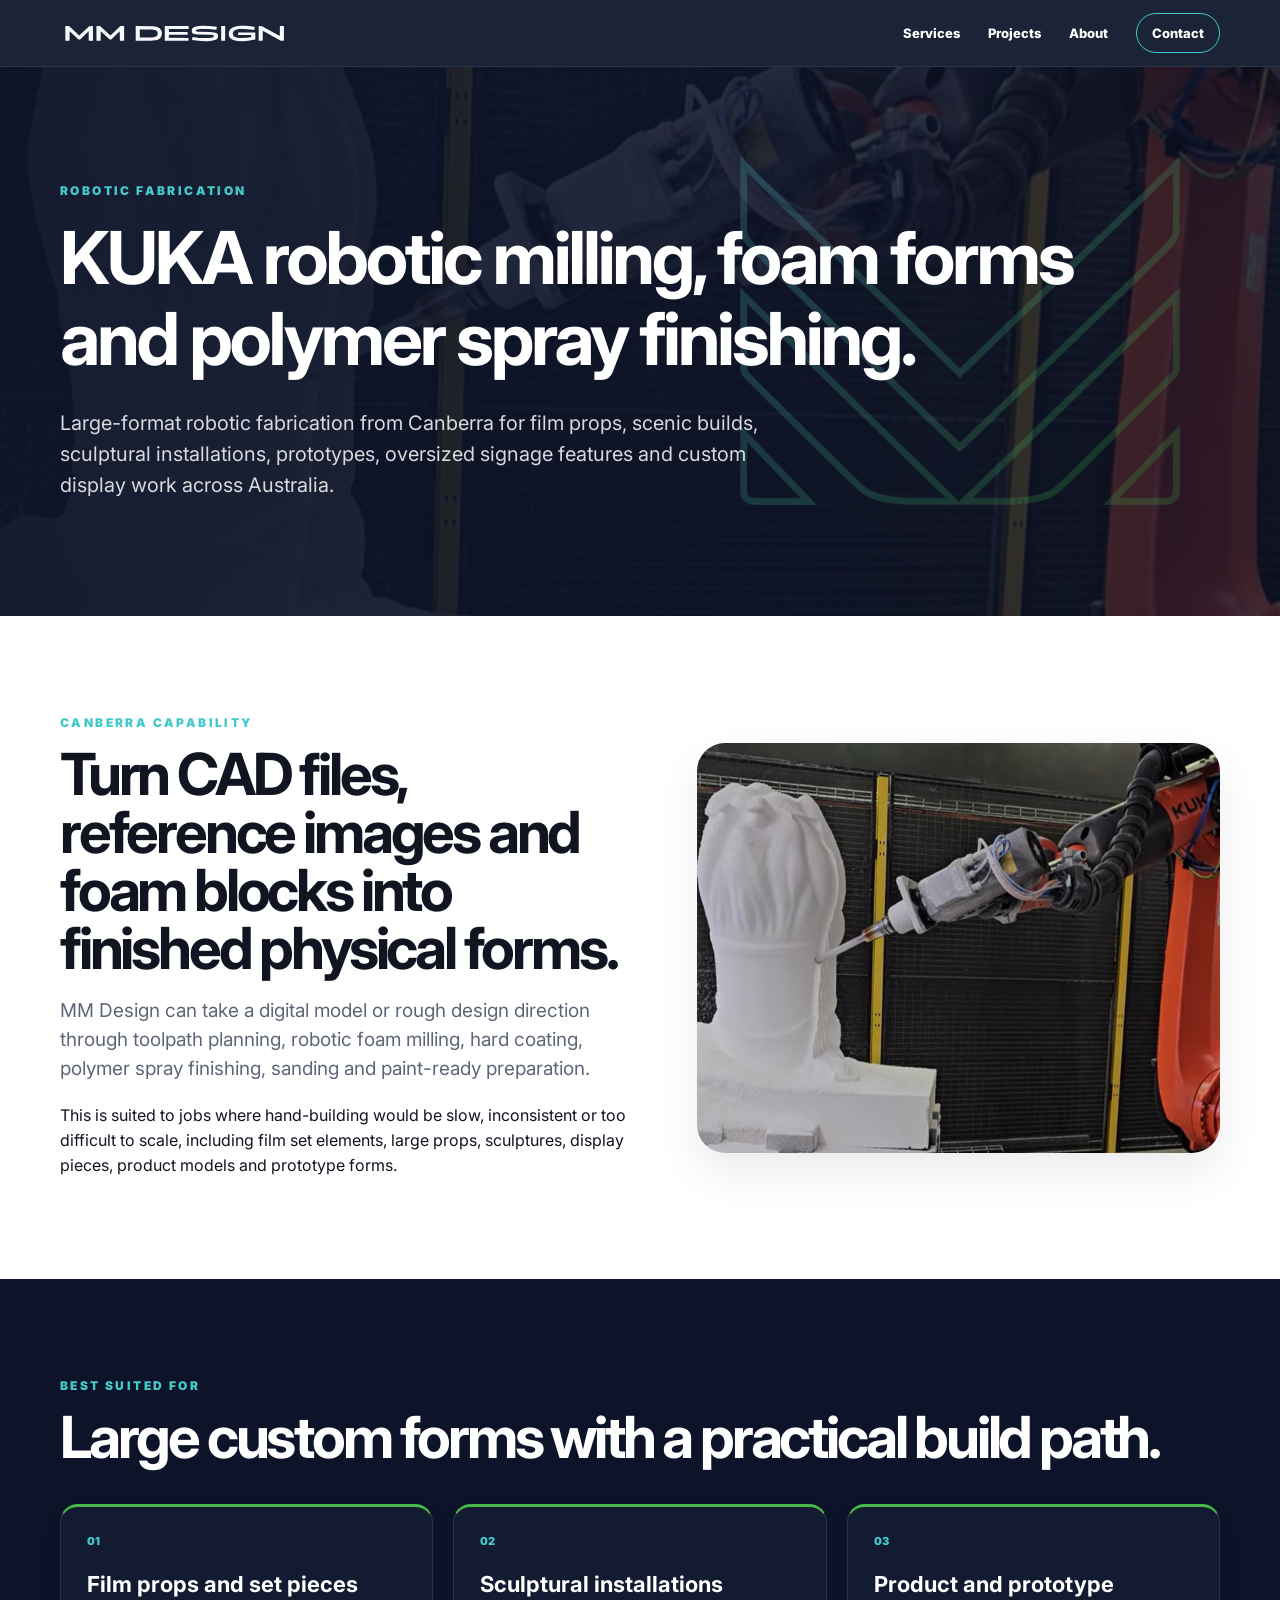
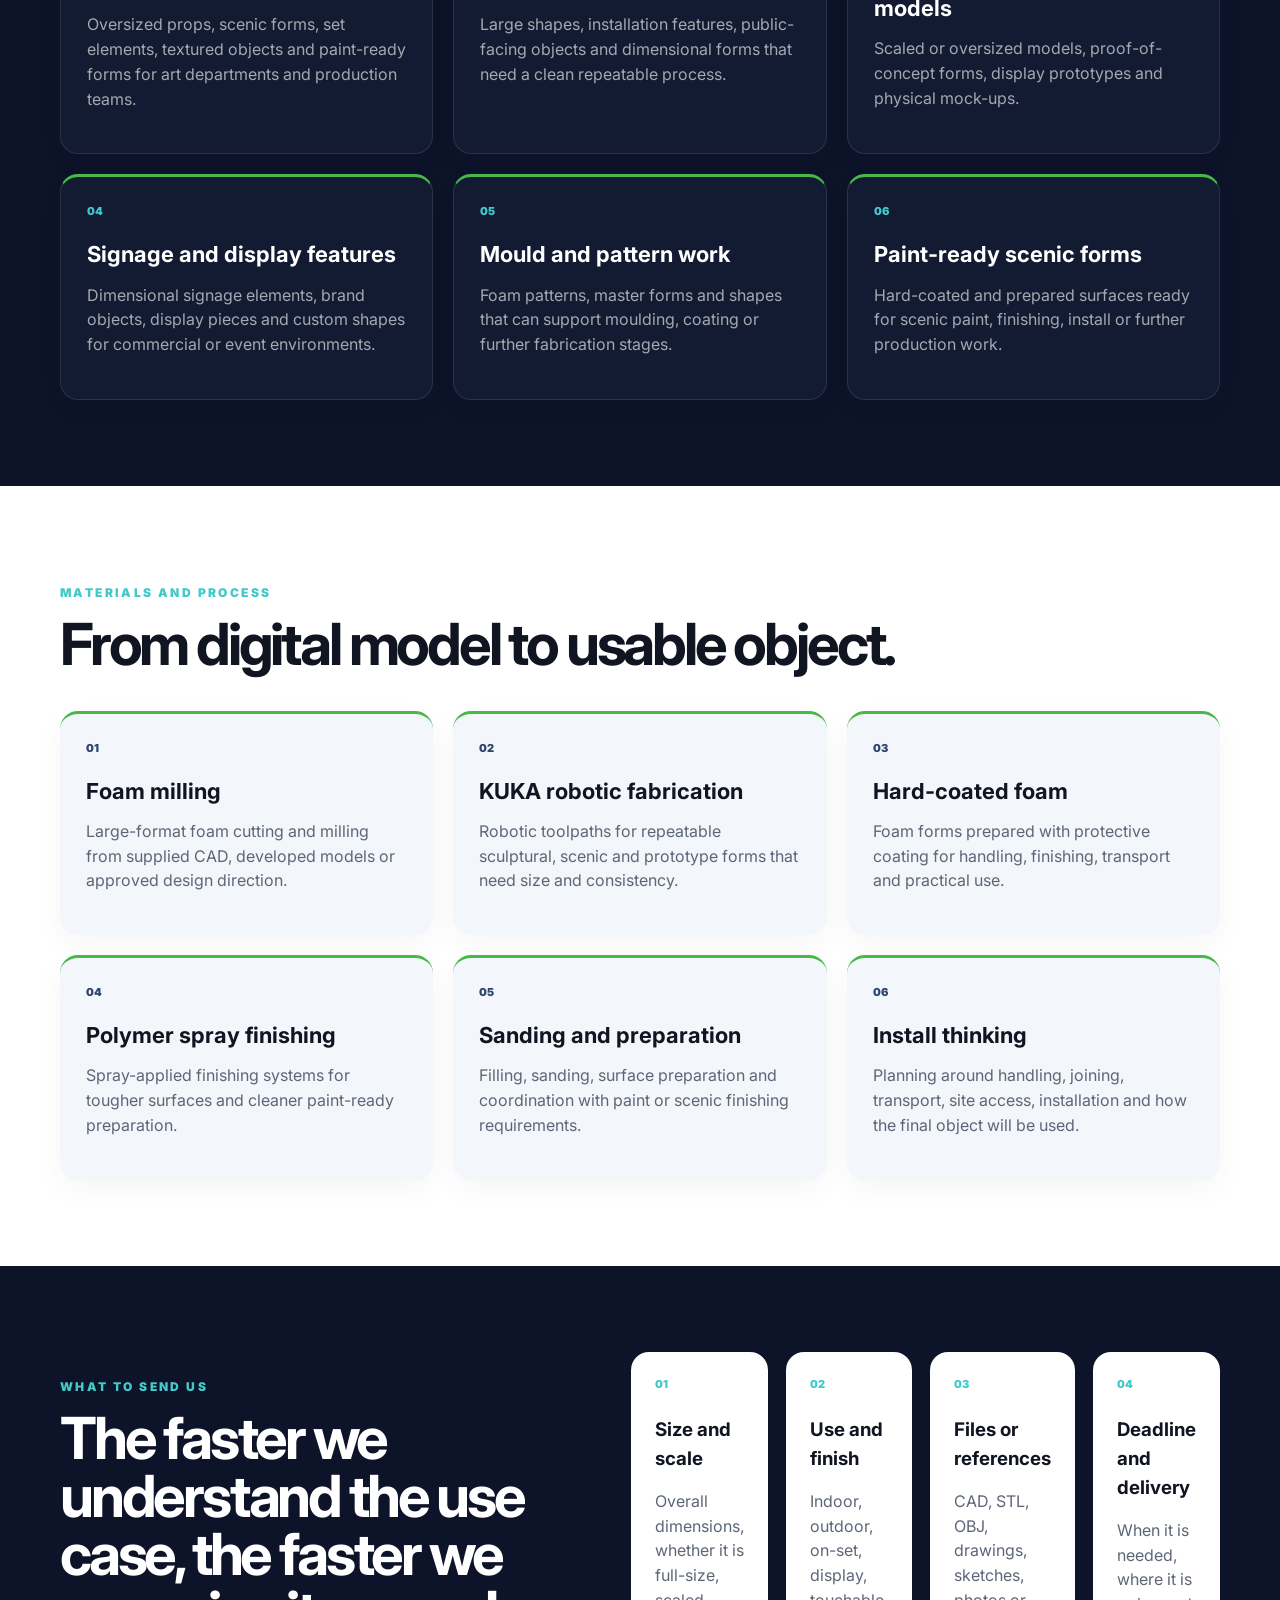
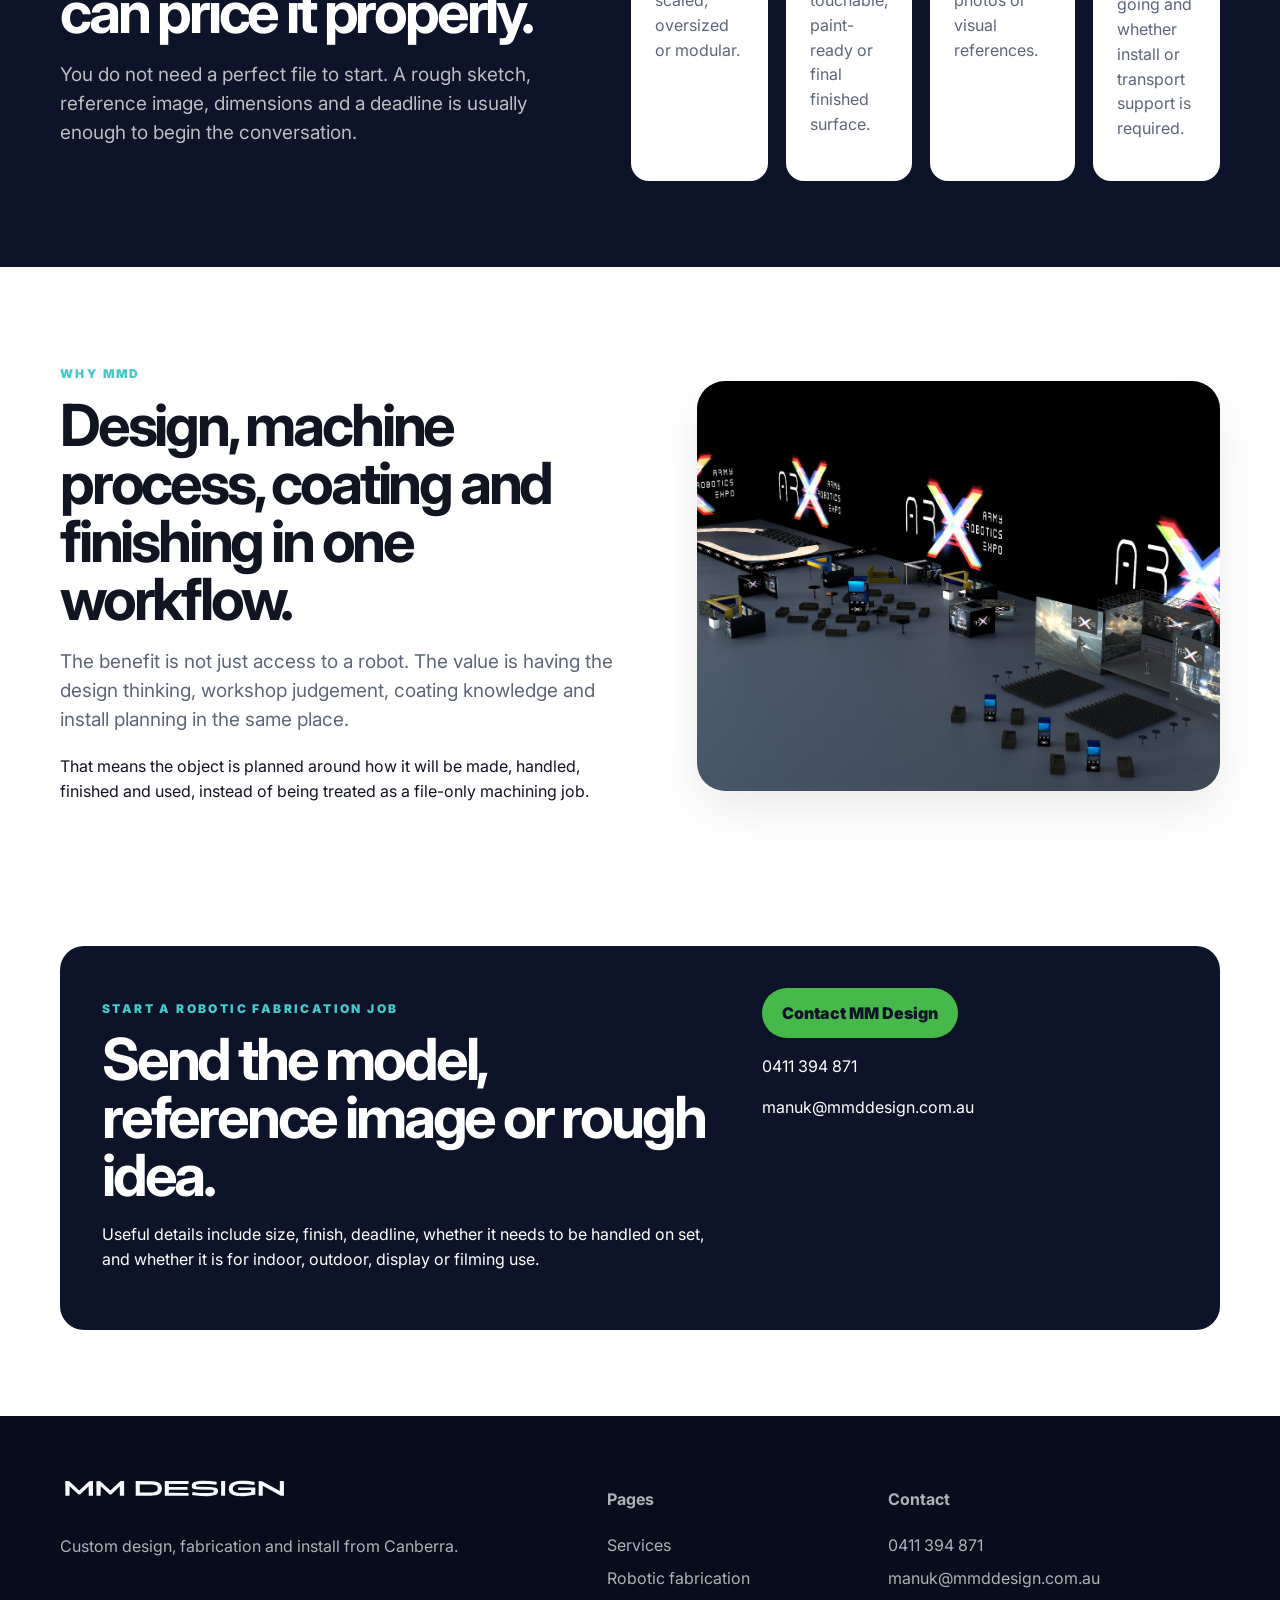
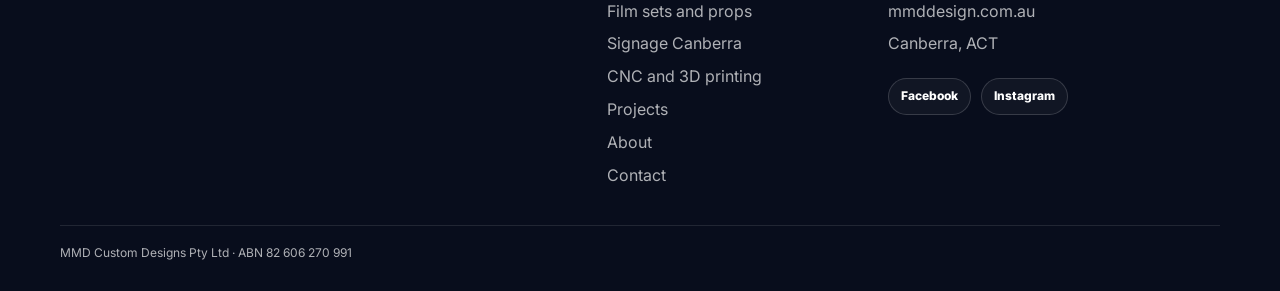
<file: robotic-fabrication.html>
<!doctype html><html lang="en-AU"><head><meta charset="utf-8"><meta name="viewport" content="width=device-width, initial-scale=1"><title>Robotic Fabrication Canberra | KUKA Foam Milling & Polymer Spray | MM Design</title><meta name="description" content="KUKA robotic milling, foam milling, hard-coated foam, polymer spray finishing and large-format custom fabrication from Canberra for film props, scenic builds, sculpture, prototypes and display work across Australia."><meta name="robots" content="index,follow"><meta name="geo.region" content="AU-ACT"><meta name="geo.placename" content="Canberra"><link rel="canonical" href="https://www.mmddesign.com.au/robotic-fabrication.html"><link rel="icon" type="image/svg+xml" href="assets/logos/favicon.svg"><link rel="apple-touch-icon" href="assets/logos/mm-brand-mark.png"><meta property="og:site_name" content="MM Design"><meta property="og:type" content="website"><meta property="og:title" content="Robotic Fabrication Canberra | KUKA Foam Milling"><meta property="og:description" content="Large-format KUKA robotic milling, foam forms and polymer spray finishing from Canberra for film, scenic, sculptural and prototype work."><meta property="og:url" content="https://www.mmddesign.com.au/robotic-fabrication.html"><meta property="og:image" content="https://www.mmddesign.com.au/assets/images/final/kuka-foam.jpg"><meta name="twitter:card" content="summary_large_image"><meta name="twitter:title" content="Robotic Fabrication Canberra | MM Design"><meta name="twitter:description" content="KUKA robotic milling, foam milling and polymer spray finishing for custom builds."><meta name="twitter:image" content="https://www.mmddesign.com.au/assets/images/final/kuka-foam.jpg"><script type="application/ld+json">{"@context":"https://schema.org","@type":"Service","name":"KUKA robotic milling and polymer spray finishing","serviceType":"Robotic fabrication","provider":{"@id":"https://www.mmddesign.com.au/#business"},"areaServed":["Canberra","Australian Capital Territory","Australia"],"url":"https://www.mmddesign.com.au/robotic-fabrication.html","description":"Large-format robotic foam milling, hard-coated foam, polymer spray finishing and paint-ready custom forms for film props, scenic fabrication, sculptural installations, prototypes and display work."}</script><link rel="preconnect" href="https://fonts.googleapis.com"><link rel="preconnect" href="https://fonts.gstatic.com" crossorigin><link href="https://fonts.googleapis.com/css2?family=Inter:wght@400;500;700;800;900&display=swap" rel="stylesheet"><link rel="stylesheet" href="assets/css/styles.css"><link rel="stylesheet" href="assets/css/mark-tune.css"></head><body><header class="site-header"><div class="container nav"><a class="brand" href="index.html"><img src="assets/logos/mm-design-logo-white.svg" alt="MM Design"></a><nav class="nav-links"><a href="services.html">Services</a><a href="projects.html">Projects</a><a href="about.html">About</a><a class="nav-cta" href="contact.html">Contact</a></nav></div></header><main><section class="page-hero"><img class="hero-bg" src="assets/images/final/kuka-foam.jpg" alt="KUKA robotic milling foam in Canberra"><div class="container"><div class="breadcrumb">Robotic fabrication</div><h1>KUKA robotic milling, foam forms and polymer spray finishing.</h1><p>Large-format robotic fabrication from Canberra for film props, scenic builds, sculptural installations, prototypes, oversized signage features and custom display work across Australia.</p></div></section><section class="section"><div class="container split"><div><p class="kicker">Canberra capability</p><h2>Turn CAD files, reference images and foam blocks into finished physical forms.</h2><p class="lead muted">MM Design can take a digital model or rough design direction through toolpath planning, robotic foam milling, hard coating, polymer spray finishing, sanding and paint-ready preparation.</p><p>This is suited to jobs where hand-building would be slow, inconsistent or too difficult to scale, including film set elements, large props, sculptures, display pieces, product models and prototype forms.</p></div><div class="image-panel"><img src="assets/images/final/kuka-foam.jpg" alt="Robotic foam milling setup"></div></div></section><section class="section dark"><div class="container"><p class="kicker">Best suited for</p><h2>Large custom forms with a practical build path.</h2><div class="service-grid"><article class="card"><span class="num">01</span><h3>Film props and set pieces</h3><p>Oversized props, scenic forms, set elements, textured objects and paint-ready forms for art departments and production teams.</p></article><article class="card"><span class="num">02</span><h3>Sculptural installations</h3><p>Large shapes, installation features, public-facing objects and dimensional forms that need a clean repeatable process.</p></article><article class="card"><span class="num">03</span><h3>Product and prototype models</h3><p>Scaled or oversized models, proof-of-concept forms, display prototypes and physical mock-ups.</p></article><article class="card"><span class="num">04</span><h3>Signage and display features</h3><p>Dimensional signage elements, brand objects, display pieces and custom shapes for commercial or event environments.</p></article><article class="card"><span class="num">05</span><h3>Mould and pattern work</h3><p>Foam patterns, master forms and shapes that can support moulding, coating or further fabrication stages.</p></article><article class="card"><span class="num">06</span><h3>Paint-ready scenic forms</h3><p>Hard-coated and prepared surfaces ready for scenic paint, finishing, install or further production work.</p></article></div></div></section><section class="section"><div class="container"><p class="kicker">Materials and process</p><h2>From digital model to usable object.</h2><div class="service-grid"><article class="card"><span class="num">01</span><h3>Foam milling</h3><p>Large-format foam cutting and milling from supplied CAD, developed models or approved design direction.</p></article><article class="card"><span class="num">02</span><h3>KUKA robotic fabrication</h3><p>Robotic toolpaths for repeatable sculptural, scenic and prototype forms that need size and consistency.</p></article><article class="card"><span class="num">03</span><h3>Hard-coated foam</h3><p>Foam forms prepared with protective coating for handling, finishing, transport and practical use.</p></article><article class="card"><span class="num">04</span><h3>Polymer spray finishing</h3><p>Spray-applied finishing systems for tougher surfaces and cleaner paint-ready preparation.</p></article><article class="card"><span class="num">05</span><h3>Sanding and preparation</h3><p>Filling, sanding, surface preparation and coordination with paint or scenic finishing requirements.</p></article><article class="card"><span class="num">06</span><h3>Install thinking</h3><p>Planning around handling, joining, transport, site access, installation and how the final object will be used.</p></article></div></div></section><section class="section dark"><div class="container split"><div><p class="kicker">What to send us</p><h2>The faster we understand the use case, the faster we can price it properly.</h2><p class="lead">You do not need a perfect file to start. A rough sketch, reference image, dimensions and a deadline is usually enough to begin the conversation.</p></div><div class="process"><article class="process-step"><span class="num">01</span><h3>Size and scale</h3><p>Overall dimensions, whether it is full-size, scaled, oversized or modular.</p></article><article class="process-step"><span class="num">02</span><h3>Use and finish</h3><p>Indoor, outdoor, on-set, display, touchable, paint-ready or final finished surface.</p></article><article class="process-step"><span class="num">03</span><h3>Files or references</h3><p>CAD, STL, OBJ, drawings, sketches, photos or visual references.</p></article><article class="process-step"><span class="num">04</span><h3>Deadline and delivery</h3><p>When it is needed, where it is going and whether install or transport support is required.</p></article></div></div></section><section class="section"><div class="container split"><div><p class="kicker">Why MMD</p><h2>Design, machine process, coating and finishing in one workflow.</h2><p class="lead muted">The benefit is not just access to a robot. The value is having the design thinking, workshop judgement, coating knowledge and install planning in the same place.</p><p>That means the object is planned around how it will be made, handled, finished and used, instead of being treated as a file-only machining job.</p></div><div class="image-panel"><img src="assets/images/final/design-visualisation.jpg" alt="Design visualisation for custom fabrication"></div></div></section><section class="section tight"><div class="container contact-box"><div><p class="kicker">Start a robotic fabrication job</p><h2>Send the model, reference image or rough idea.</h2><p>Useful details include size, finish, deadline, whether it needs to be handled on set, and whether it is for indoor, outdoor, display or filming use.</p></div><div><a class="btn btn-primary" href="contact.html">Contact MM Design</a><p>0411 394 871</p><p>manuk@mmddesign.com.au</p></div></div></section></main><footer class="footer"><div class="container footer-grid"><div><img src="assets/logos/mm-design-logo-white.svg" alt="MM Design"><p>Custom design, fabrication and install from Canberra.</p></div><div><h4>Pages</h4><a href="services.html">Services</a><a href="robotic-fabrication.html">Robotic fabrication</a><a href="film-sets-props.html">Film sets and props</a><a href="signage-canberra.html">Signage Canberra</a><a href="cnc-3d-printing-canberra.html">CNC and 3D printing</a><a href="projects.html">Projects</a><a href="about.html">About</a><a href="contact.html">Contact</a></div><div><h4>Contact</h4><span>0411 394 871</span><span>manuk@mmddesign.com.au</span><span>mmddesign.com.au</span><span>Canberra, ACT</span><div class="social-links"><a href="https://www.facebook.com/MMD.social" target="_blank" rel="noopener">Facebook</a><a href="https://www.instagram.com/manuk.mmd/" target="_blank" rel="noopener">Instagram</a></div></div></div><div class="container fineprint">MMD Custom Designs Pty Ltd · ABN 82 606 270 991</div></footer></body></html>
</file>
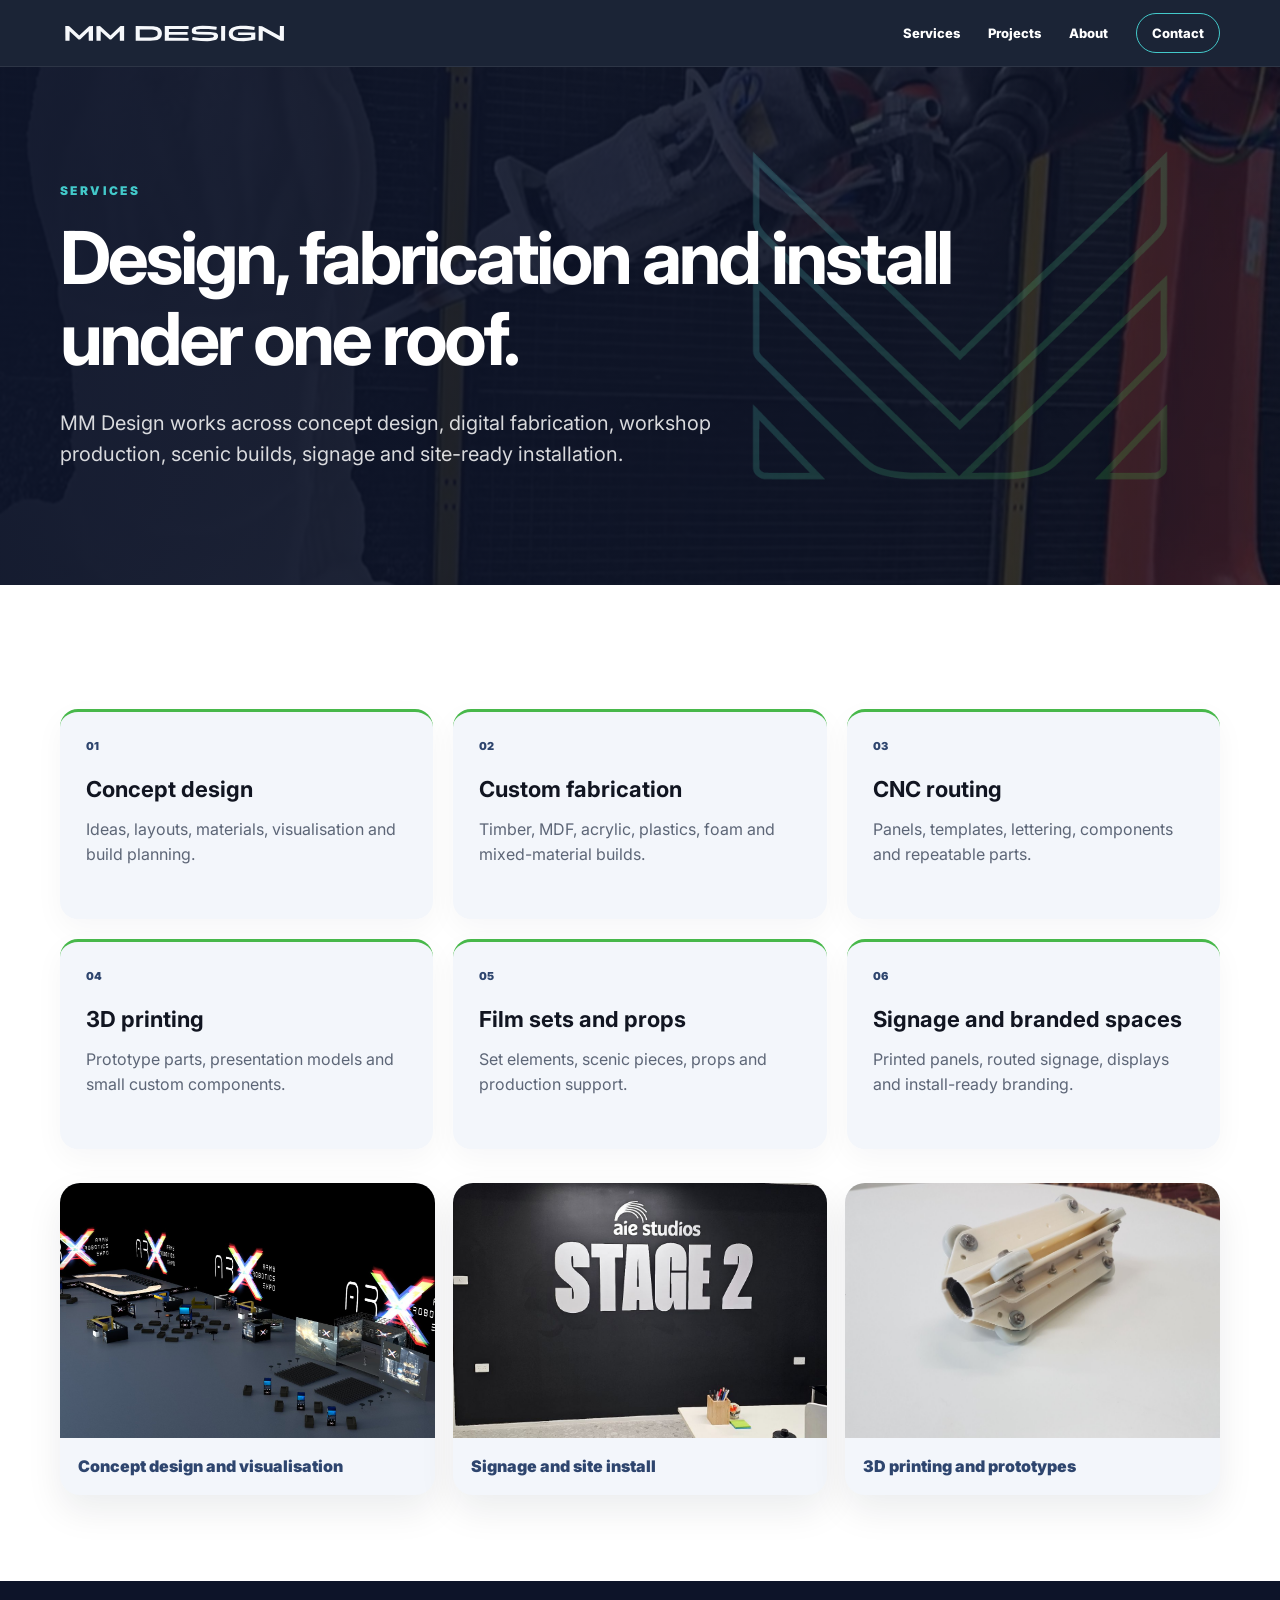
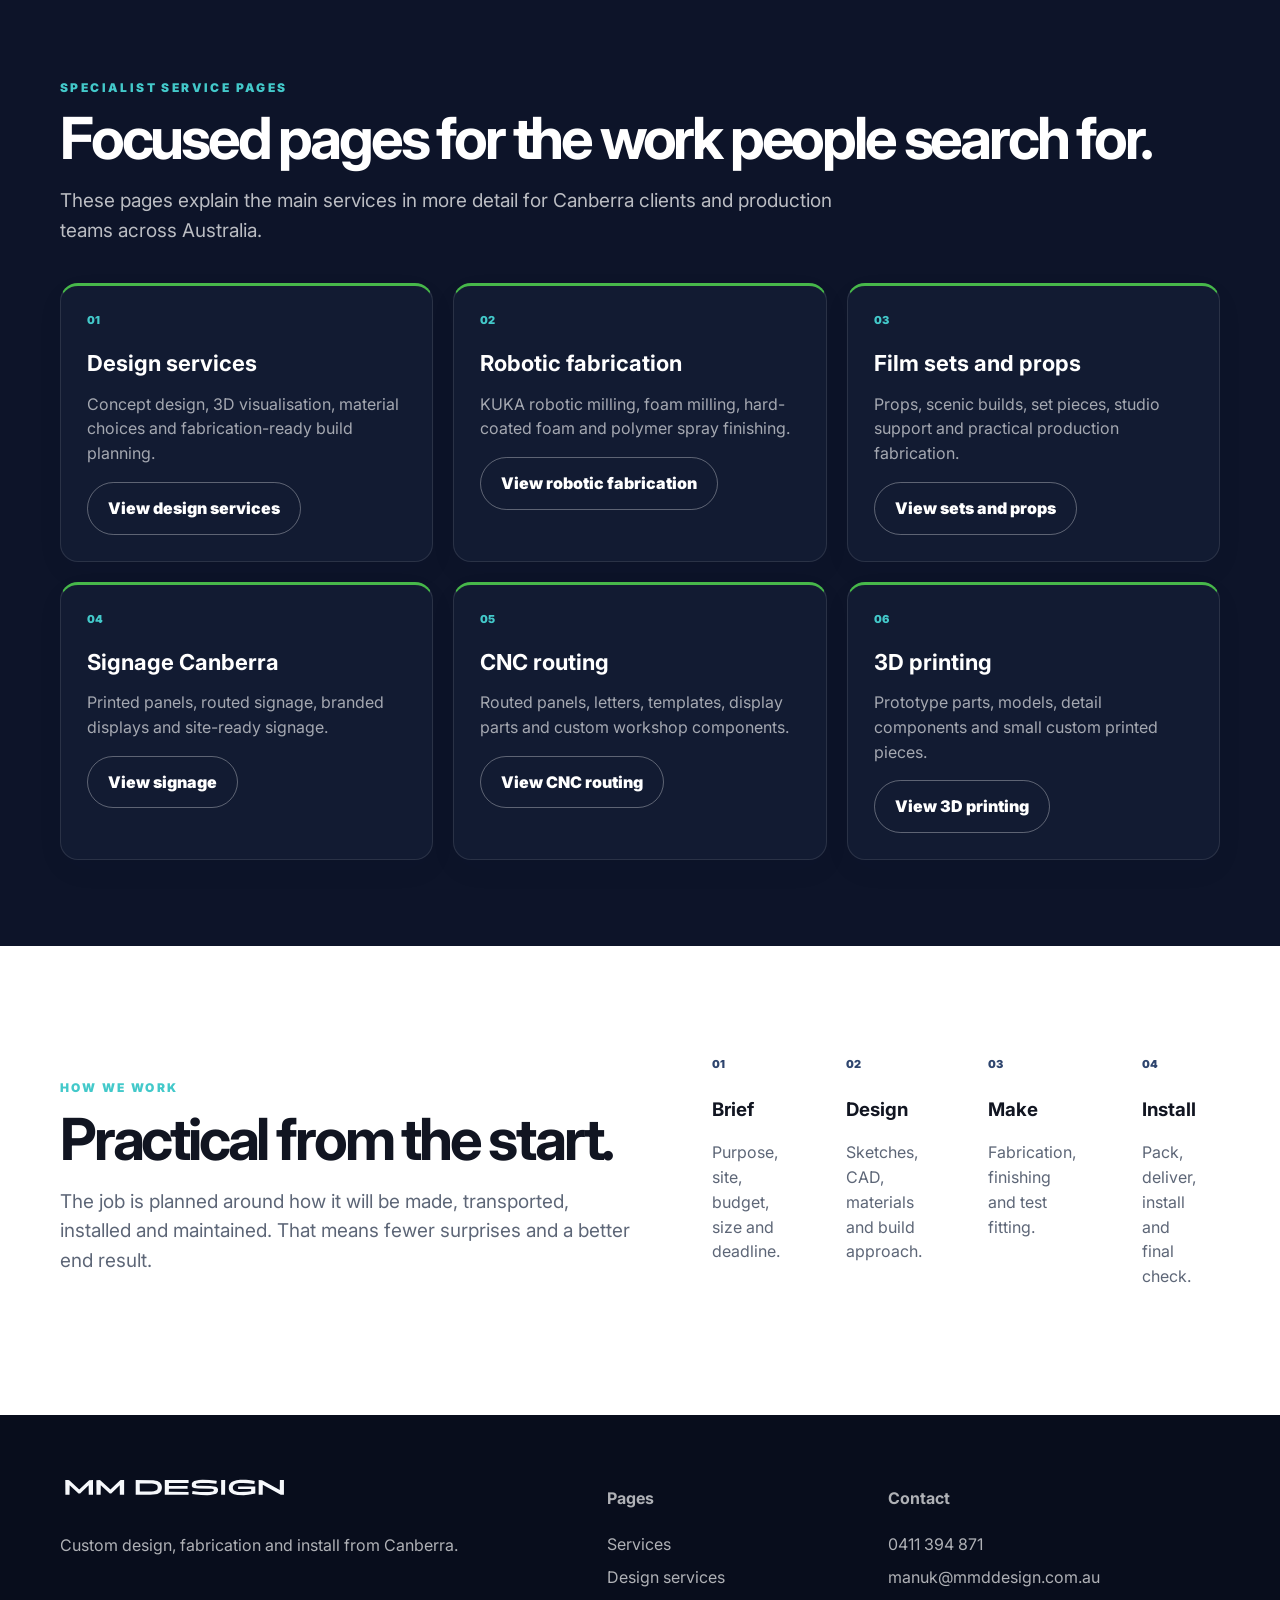
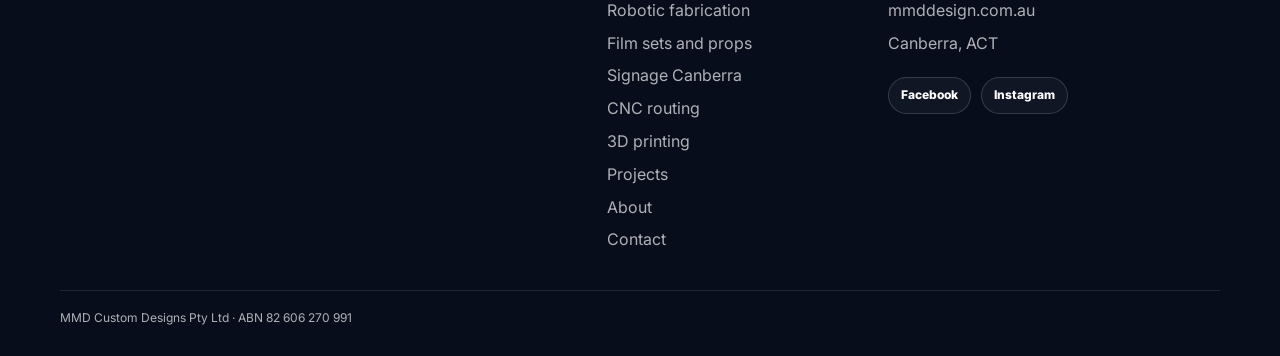
<file: services.html>
<!doctype html><html lang="en-AU"><head><meta charset="utf-8"><meta name="viewport" content="width=device-width, initial-scale=1"><title>Services | Custom Fabrication, Design, Signage, CNC and 3D Printing Canberra | MM Design</title><meta name="description" content="MM Design services in Canberra: concept design, custom fabrication, robotic milling, film sets and props, signage, CNC routing, 3D printing, prototypes and install work."><meta name="robots" content="index,follow"><meta name="geo.region" content="AU-ACT"><meta name="geo.placename" content="Canberra"><link rel="canonical" href="https://www.mmddesign.com.au/services.html"><link rel="icon" type="image/svg+xml" href="assets/logos/favicon.svg"><link rel="apple-touch-icon" href="assets/logos/mm-brand-mark.png"><meta property="og:site_name" content="MM Design"><meta property="og:type" content="website"><meta property="og:title" content="Services | MM Design Canberra"><meta property="og:description" content="Concept design, custom fabrication, robotic milling, sets, props, signage, CNC routing, 3D printing and install work from Canberra."><meta property="og:url" content="https://www.mmddesign.com.au/services.html"><meta property="og:image" content="https://www.mmddesign.com.au/assets/images/final/kuka-foam.jpg"><meta name="twitter:card" content="summary_large_image"><meta name="twitter:image" content="https://www.mmddesign.com.au/assets/images/final/kuka-foam.jpg"><link rel="preconnect" href="https://fonts.googleapis.com"><link rel="preconnect" href="https://fonts.gstatic.com" crossorigin><link href="https://fonts.googleapis.com/css2?family=Inter:wght@400;500;700;800;900&display=swap" rel="stylesheet"><link rel="stylesheet" href="assets/css/styles.css"><link rel="stylesheet" href="assets/css/mark-tune.css"></head><body><header class="site-header"><div class="container nav"><a class="brand" href="index.html"><img src="assets/logos/mm-design-logo-white.svg" alt="MM Design"></a><nav class="nav-links"><a href="services.html">Services</a><a href="projects.html">Projects</a><a href="about.html">About</a><a class="nav-cta" href="contact.html">Contact</a></nav></div></header><main><section class="page-hero"><img class="hero-bg" src="assets/images/final/kuka-foam.jpg" alt="MM Design workshop fabrication"><div class="container"><div class="breadcrumb">Services</div><h1>Design, fabrication and install under one roof.</h1><p>MM Design works across concept design, digital fabrication, workshop production, scenic builds, signage and site-ready installation.</p></div></section><section class="section"><div class="container"><div class="service-grid"><article class="card"><span class="num">01</span><h3>Concept design</h3><p>Ideas, layouts, materials, visualisation and build planning.</p></article><article class="card"><span class="num">02</span><h3>Custom fabrication</h3><p>Timber, MDF, acrylic, plastics, foam and mixed-material builds.</p></article><article class="card"><span class="num">03</span><h3>CNC routing</h3><p>Panels, templates, lettering, components and repeatable parts.</p></article><article class="card"><span class="num">04</span><h3>3D printing</h3><p>Prototype parts, presentation models and small custom components.</p></article><article class="card"><span class="num">05</span><h3>Film sets and props</h3><p>Set elements, scenic pieces, props and production support.</p></article><article class="card"><span class="num">06</span><h3>Signage and branded spaces</h3><p>Printed panels, routed signage, displays and install-ready branding.</p></article></div><div class="image-strip"><figure><img src="assets/images/final/design-visualisation.jpg" alt="Design visualisation"><figcaption>Concept design and visualisation</figcaption></figure><figure><img src="assets/images/final/stage2-signage.jpg" alt="Stage signage"><figcaption>Signage and site install</figcaption></figure><figure><img src="assets/images/final/prototype-part.jpg" alt="Prototype part"><figcaption>3D printing and prototypes</figcaption></figure></div></div></section><section class="section dark"><div class="container"><p class="kicker">Specialist service pages</p><h2>Focused pages for the work people search for.</h2><p class="lead">These pages explain the main services in more detail for Canberra clients and production teams across Australia.</p><div class="service-grid"><article class="card"><span class="num">01</span><h3>Design services</h3><p>Concept design, 3D visualisation, material choices and fabrication-ready build planning.</p><a class="btn" href="design-services-canberra.html">View design services</a></article><article class="card"><span class="num">02</span><h3>Robotic fabrication</h3><p>KUKA robotic milling, foam milling, hard-coated foam and polymer spray finishing.</p><a class="btn" href="robotic-fabrication.html">View robotic fabrication</a></article><article class="card"><span class="num">03</span><h3>Film sets and props</h3><p>Props, scenic builds, set pieces, studio support and practical production fabrication.</p><a class="btn" href="film-sets-props.html">View sets and props</a></article><article class="card"><span class="num">04</span><h3>Signage Canberra</h3><p>Printed panels, routed signage, branded displays and site-ready signage.</p><a class="btn" href="signage-canberra.html">View signage</a></article><article class="card"><span class="num">05</span><h3>CNC routing</h3><p>Routed panels, letters, templates, display parts and custom workshop components.</p><a class="btn" href="cnc-routing-canberra.html">View CNC routing</a></article><article class="card"><span class="num">06</span><h3>3D printing</h3><p>Prototype parts, models, detail components and small custom printed pieces.</p><a class="btn" href="3d-printing-canberra.html">View 3D printing</a></article></div></div></section><section class="section"><div class="container split"><div><p class="kicker">How we work</p><h2>Practical from the start.</h2><p class="lead muted">The job is planned around how it will be made, transported, installed and maintained. That means fewer surprises and a better end result.</p></div><div class="process"><article class="process-step"><span class="num">01</span><h3>Brief</h3><p>Purpose, site, budget, size and deadline.</p></article><article class="process-step"><span class="num">02</span><h3>Design</h3><p>Sketches, CAD, materials and build approach.</p></article><article class="process-step"><span class="num">03</span><h3>Make</h3><p>Fabrication, finishing and test fitting.</p></article><article class="process-step"><span class="num">04</span><h3>Install</h3><p>Pack, deliver, install and final check.</p></article></div></div></section></main><footer class="footer"><div class="container footer-grid"><div><img src="assets/logos/mm-design-logo-white.svg" alt="MM Design"><p>Custom design, fabrication and install from Canberra.</p></div><div><h4>Pages</h4><a href="services.html">Services</a><a href="design-services-canberra.html">Design services</a><a href="robotic-fabrication.html">Robotic fabrication</a><a href="film-sets-props.html">Film sets and props</a><a href="signage-canberra.html">Signage Canberra</a><a href="cnc-routing-canberra.html">CNC routing</a><a href="3d-printing-canberra.html">3D printing</a><a href="projects.html">Projects</a><a href="about.html">About</a><a href="contact.html">Contact</a></div><div><h4>Contact</h4><span>0411 394 871</span><span>manuk@mmddesign.com.au</span><span>mmddesign.com.au</span><span>Canberra, ACT</span><div class="social-links"><a href="https://www.facebook.com/MMD.social" target="_blank" rel="noopener">Facebook</a><a href="https://www.instagram.com/manuk.mmd/" target="_blank" rel="noopener">Instagram</a></div></div></div><div class="container fineprint">MMD Custom Designs Pty Ltd · ABN 82 606 270 991</div></footer></body></html>
</file>
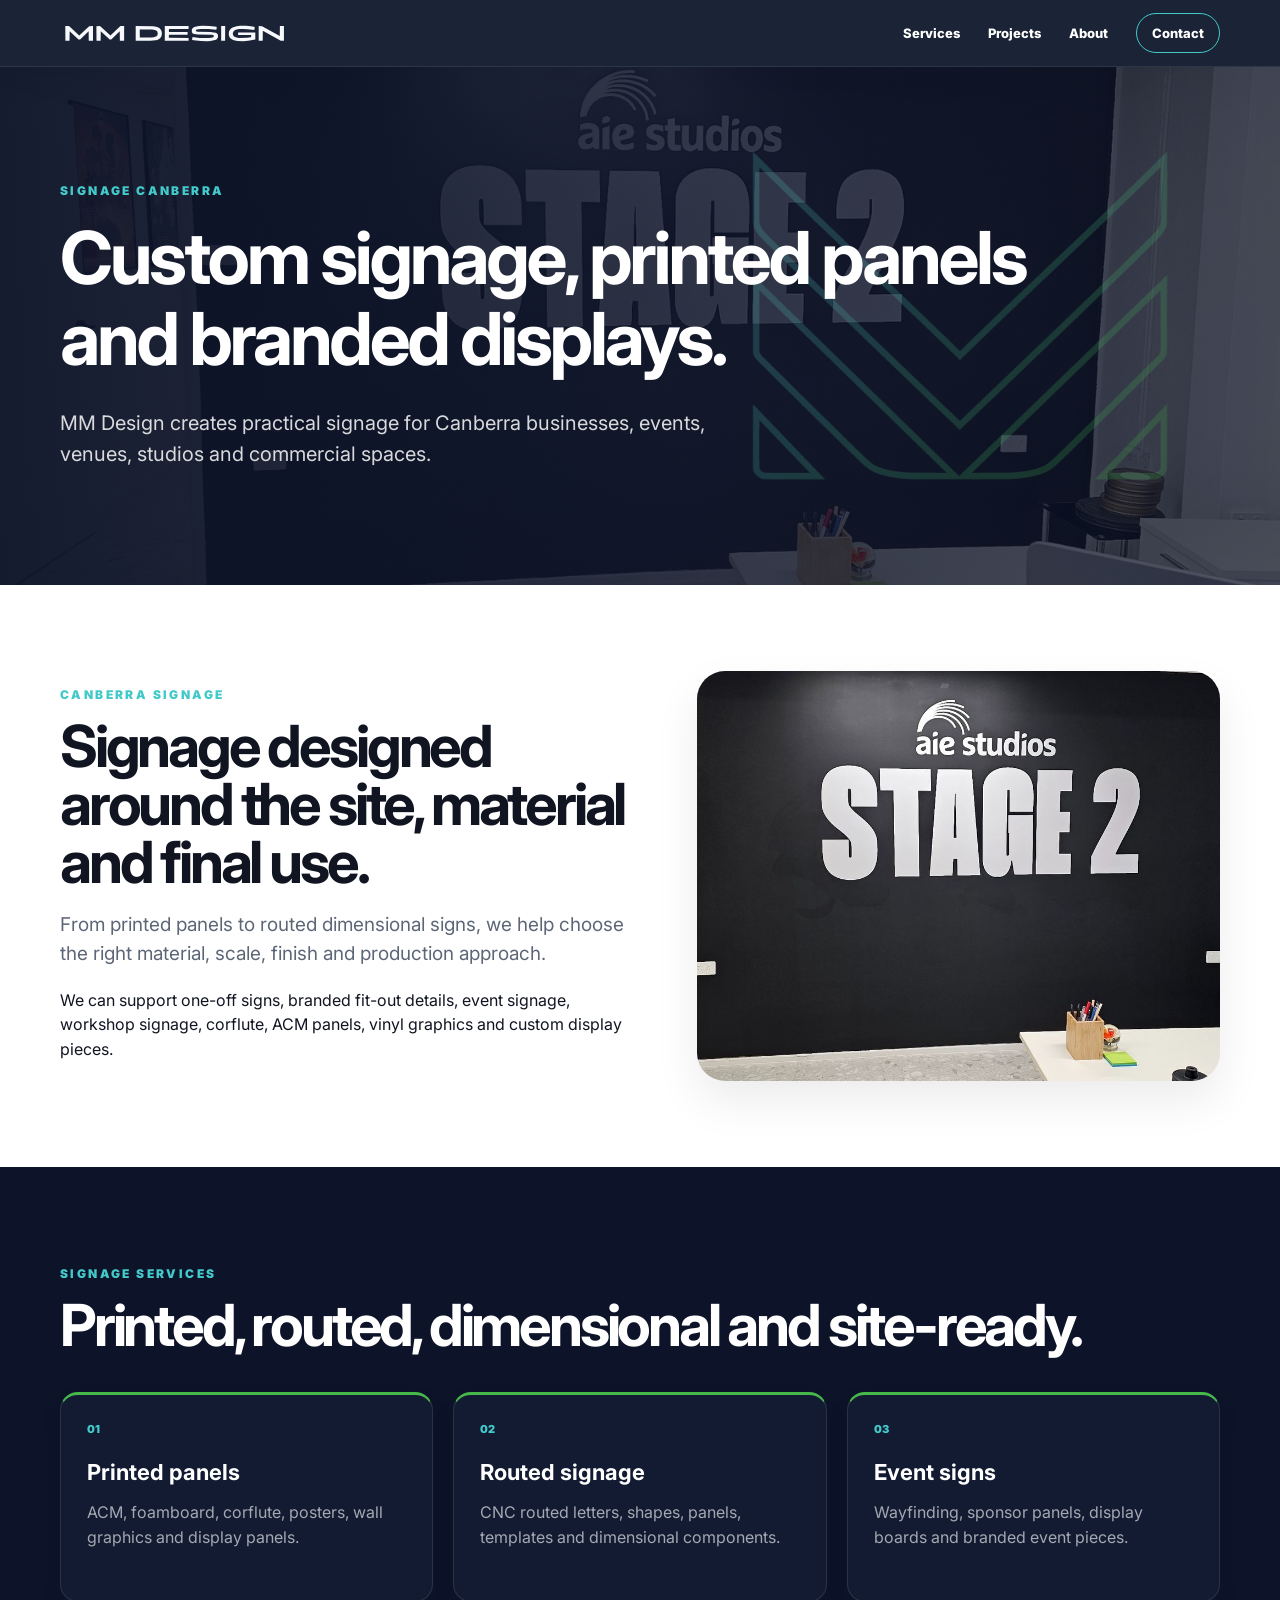
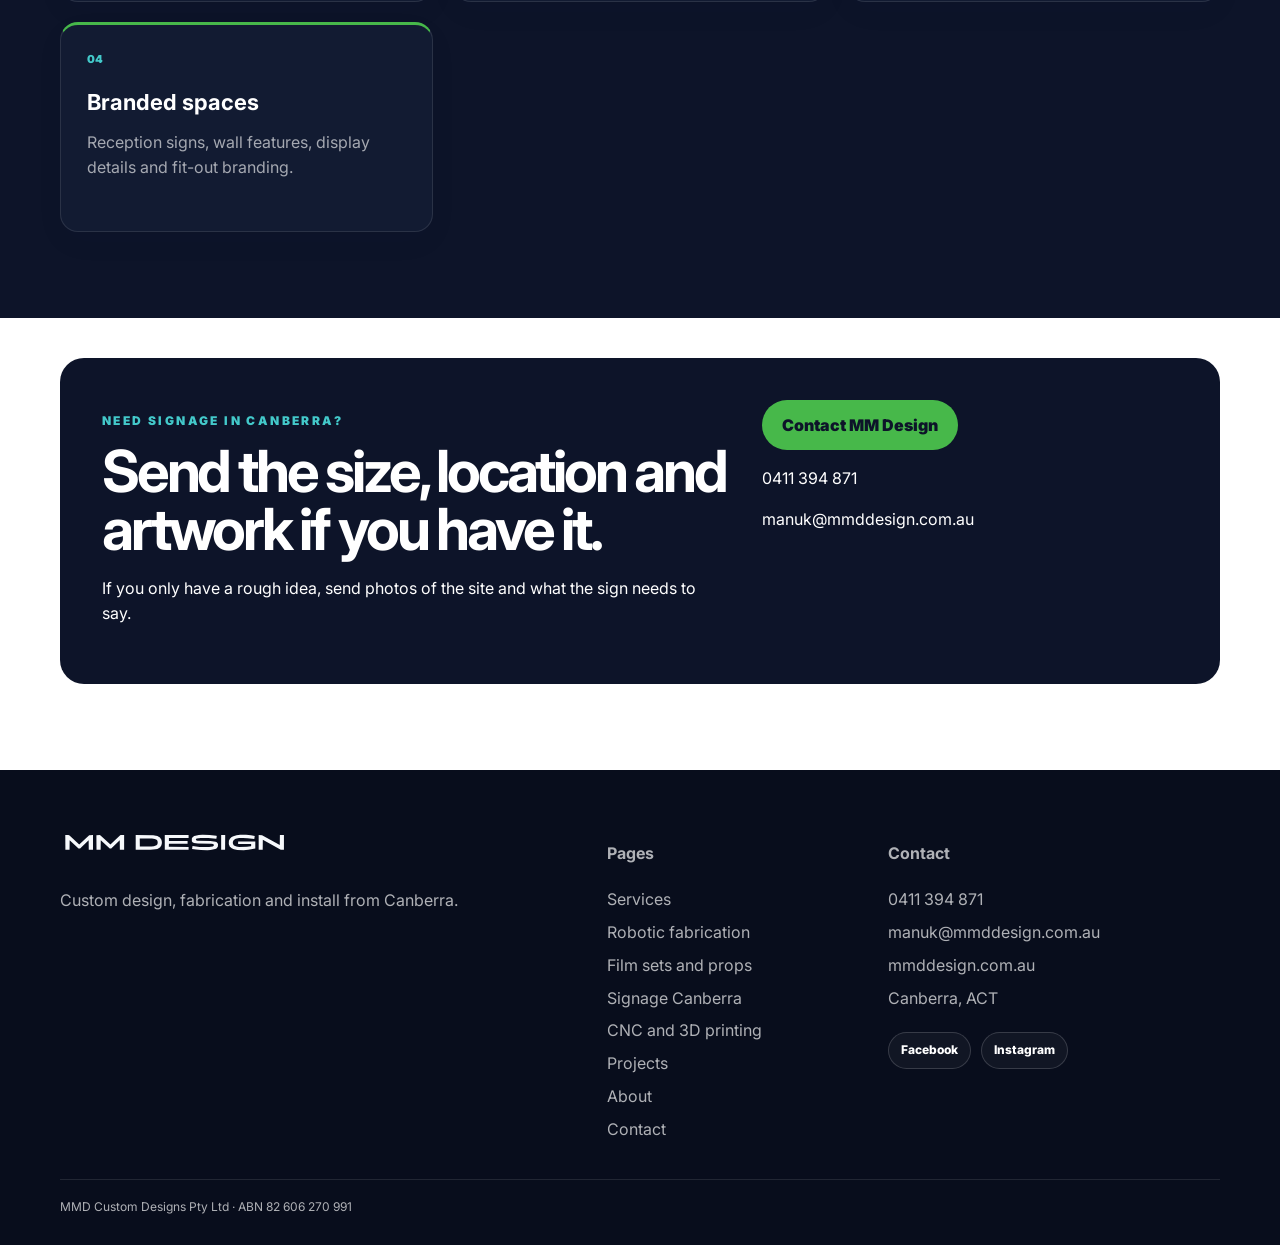
<file: signage-canberra.html>
<!doctype html><html lang="en-AU"><head><meta charset="utf-8"><meta name="viewport" content="width=device-width, initial-scale=1"><title>Custom Signage Canberra | MM Design</title><meta name="description" content="Custom signage in Canberra by MM Design, including printed panels, routed letters, ACM panels, event signage, branded displays and site-ready sign production."><meta name="robots" content="index,follow"><meta name="geo.region" content="AU-ACT"><meta name="geo.placename" content="Canberra"><link rel="canonical" href="https://www.mmddesign.com.au/signage-canberra.html"><link rel="icon" type="image/svg+xml" href="assets/logos/favicon.svg"><meta property="og:site_name" content="MM Design"><meta property="og:type" content="website"><meta property="og:title" content="Custom Signage Canberra | MM Design"><meta property="og:description" content="Printed panels, routed letters, event signage and branded displays from Canberra."><meta property="og:url" content="https://www.mmddesign.com.au/signage-canberra.html"><meta property="og:image" content="https://www.mmddesign.com.au/assets/images/final/stage2-signage.jpg"><meta name="twitter:card" content="summary_large_image"><meta name="twitter:image" content="https://www.mmddesign.com.au/assets/images/final/stage2-signage.jpg"><link rel="preconnect" href="https://fonts.googleapis.com"><link rel="preconnect" href="https://fonts.gstatic.com" crossorigin><link href="https://fonts.googleapis.com/css2?family=Inter:wght@400;500;700;800;900&display=swap" rel="stylesheet"><link rel="stylesheet" href="assets/css/styles.css"><link rel="stylesheet" href="assets/css/mark-tune.css"></head><body><header class="site-header"><div class="container nav"><a class="brand" href="index.html"><img src="assets/logos/mm-design-logo-white.svg" alt="MM Design"></a><nav class="nav-links"><a href="services.html">Services</a><a href="projects.html">Projects</a><a href="about.html">About</a><a class="nav-cta" href="contact.html">Contact</a></nav></div></header><main><section class="page-hero"><img class="hero-bg" src="assets/images/final/stage2-signage.jpg" alt="Custom signage Canberra"><div class="container"><div class="breadcrumb">Signage Canberra</div><h1>Custom signage, printed panels and branded displays.</h1><p>MM Design creates practical signage for Canberra businesses, events, venues, studios and commercial spaces.</p></div></section><section class="section"><div class="container split"><div><p class="kicker">Canberra signage</p><h2>Signage designed around the site, material and final use.</h2><p class="lead muted">From printed panels to routed dimensional signs, we help choose the right material, scale, finish and production approach.</p><p>We can support one-off signs, branded fit-out details, event signage, workshop signage, corflute, ACM panels, vinyl graphics and custom display pieces.</p></div><div class="image-panel"><img src="assets/images/final/stage2-signage.jpg" alt="Branded signage panels"></div></div></section><section class="section dark"><div class="container"><p class="kicker">Signage services</p><h2>Printed, routed, dimensional and site-ready.</h2><div class="service-grid"><article class="card"><span class="num">01</span><h3>Printed panels</h3><p>ACM, foamboard, corflute, posters, wall graphics and display panels.</p></article><article class="card"><span class="num">02</span><h3>Routed signage</h3><p>CNC routed letters, shapes, panels, templates and dimensional components.</p></article><article class="card"><span class="num">03</span><h3>Event signs</h3><p>Wayfinding, sponsor panels, display boards and branded event pieces.</p></article><article class="card"><span class="num">04</span><h3>Branded spaces</h3><p>Reception signs, wall features, display details and fit-out branding.</p></article></div></div></section><section class="section tight"><div class="container contact-box"><div><p class="kicker">Need signage in Canberra?</p><h2>Send the size, location and artwork if you have it.</h2><p>If you only have a rough idea, send photos of the site and what the sign needs to say.</p></div><div><a class="btn btn-primary" href="contact.html">Contact MM Design</a><p>0411 394 871</p><p>manuk@mmddesign.com.au</p></div></div></section></main><footer class="footer"><div class="container footer-grid"><div><img src="assets/logos/mm-design-logo-white.svg" alt="MM Design"><p>Custom design, fabrication and install from Canberra.</p></div><div><h4>Pages</h4><a href="services.html">Services</a><a href="robotic-fabrication.html">Robotic fabrication</a><a href="film-sets-props.html">Film sets and props</a><a href="signage-canberra.html">Signage Canberra</a><a href="cnc-3d-printing-canberra.html">CNC and 3D printing</a><a href="projects.html">Projects</a><a href="about.html">About</a><a href="contact.html">Contact</a></div><div><h4>Contact</h4><span>0411 394 871</span><span>manuk@mmddesign.com.au</span><span>mmddesign.com.au</span><span>Canberra, ACT</span><div class="social-links"><a href="https://www.facebook.com/MMD.social" target="_blank" rel="noopener">Facebook</a><a href="https://www.instagram.com/manuk.mmd/" target="_blank" rel="noopener">Instagram</a></div></div></div><div class="container fineprint">MMD Custom Designs Pty Ltd · ABN 82 606 270 991</div></footer></body></html>
</file>
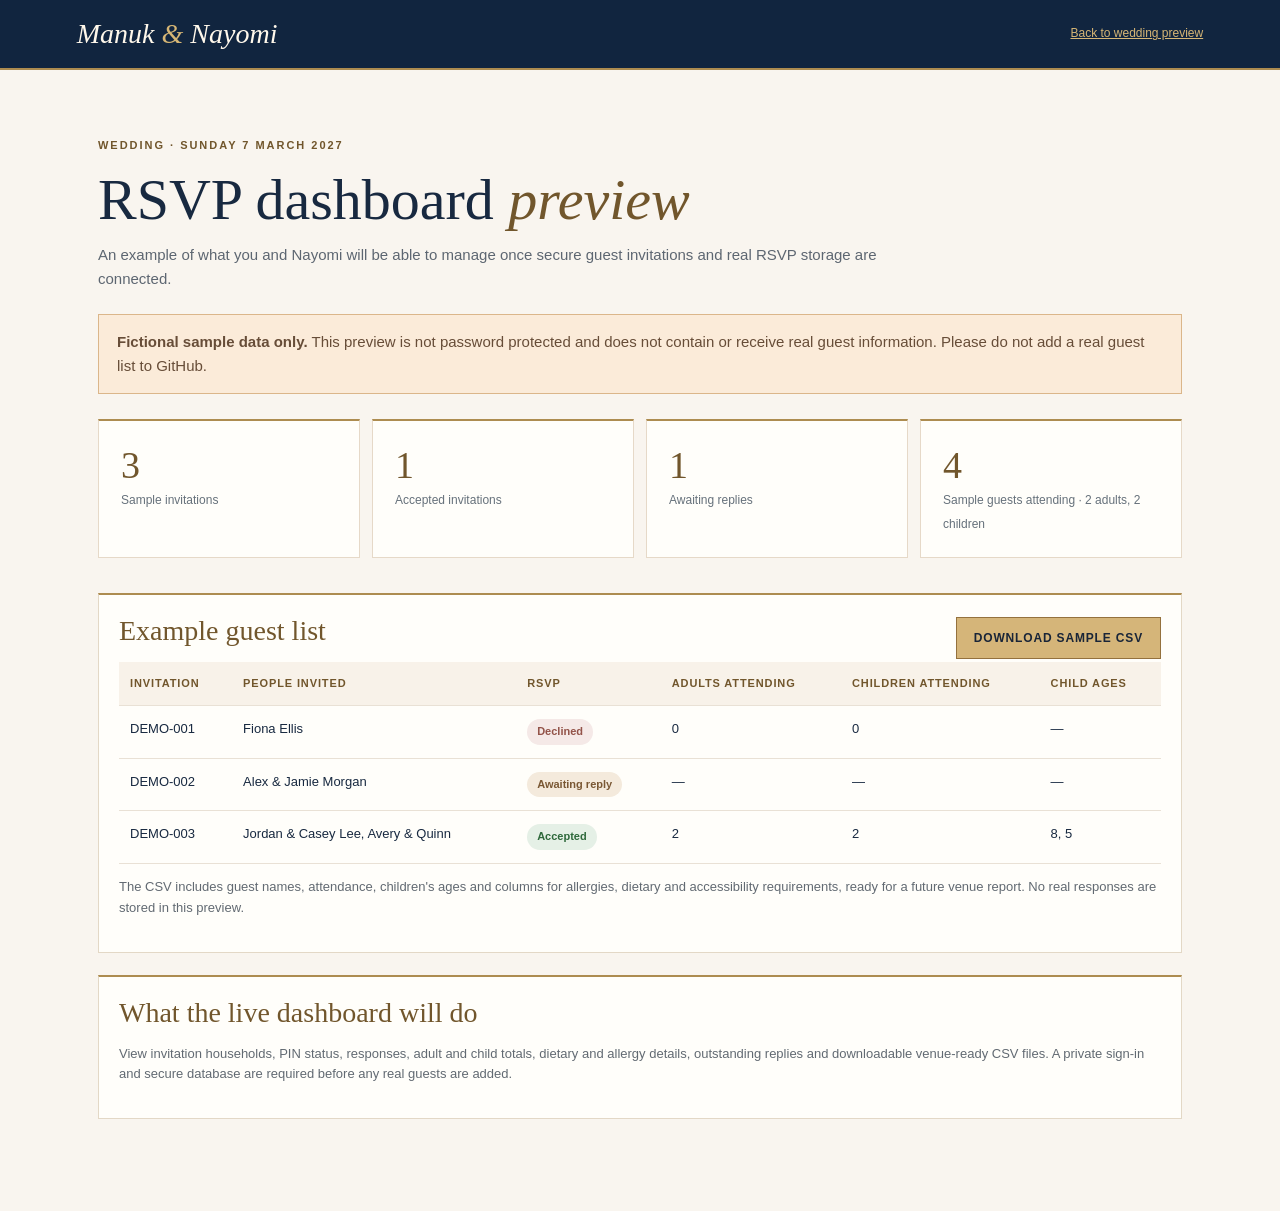
<file: manuk-nayomi/dashboard-preview.html>
<!doctype html>
<html lang="en-AU"><head><meta charset="utf-8">
<meta name="robots" content="noindex,nofollow">
<title>Manuk &amp; Nayomi</title>
<script>location.replace("/mookie-weds-nomi/dashboard-preview.html" + location.search + location.hash);</script>
<meta http-equiv="refresh" content="0;url=/mookie-weds-nomi/dashboard-preview.html">
</head><body><a href="/mookie-weds-nomi/dashboard-preview.html">Open the wedding website</a></body></html>
</file>
<file: assets/css/styles.css>
:root{--navy:#0d1429;--ink:#111521;--muted:#5d6677;--paper:#f3f6fb;--turq:#43c9ca;--lime:#47b84a}*{box-sizing:border-box}body{margin:0;font-family:Inter,Arial,sans-serif;background:#fff;color:var(--ink);line-height:1.55}a{text-decoration:none;color:inherit}img{max-width:100%;display:block}.container{width:min(1160px,calc(100% - 48px));margin:auto}.site-header{position:sticky;top:0;z-index:20;background:#1b2436;border-bottom:1px solid rgba(255,255,255,.08)}.nav{height:66px;display:flex;align-items:center;justify-content:space-between}.brand img{width:210px}.nav-links{display:flex;gap:28px;align-items:center;color:#fff;font-weight:800;font-size:13px}.nav-cta{padding:9px 15px;border:1px solid var(--turq);border-radius:999px}.hero,.page-hero{position:relative;overflow:hidden;background:var(--navy);color:#fff}.hero-bg{position:absolute;inset:0;width:100%;height:100%;object-fit:cover;opacity:.38;z-index:0}.hero:after,.page-hero:after{content:"";position:absolute;inset:0;background:linear-gradient(90deg,rgba(13,20,41,.88),rgba(13,20,41,.62),rgba(13,20,41,.24));z-index:1}.hero:before,.page-hero:before{content:"";position:absolute;right:-2vw;top:10%;width:min(58vw,760px);height:78%;background:url("data:image/svg+xml,%3Csvg xmlns='http://www.w3.org/2000/svg' viewBox='0 0 1000 780'%3E%3Cdefs%3E%3ClinearGradient id='g' x1='0%25' y1='0%25' x2='100%25' y2='100%25'%3E%3Cstop offset='0%25' stop-color='%2343c9ca'/%3E%3Cstop offset='100%25' stop-color='%2347b84a'/%3E%3C/linearGradient%3E%3C/defs%3E%3Cg fill='none' stroke='url(%23g)' stroke-width='34' stroke-linejoin='round' stroke-linecap='butt'%3E%3Cpath d='M80 70 L500 490 L920 70 L920 230 L500 650 L80 230 Z'/%3E%3Cpath d='M80 390 L335 645 Q380 690 500 690 Q620 690 665 645 L920 390 L920 550 L760 710 L920 710'/%3E%3Cpath d='M80 390 L80 550 L240 710 L80 710'/%3E%3Cpath d='M80 640 L220 760 L80 760 Z'/%3E%3Cpath d='M920 640 L780 760 L920 760 Z'/%3E%3C/g%3E%3C/svg%3E") center/contain no-repeat;opacity:.18;z-index:2;pointer-events:none}.hero .container,.page-hero .container{position:relative;z-index:3}.hero .container{padding:150px 0 130px}.page-hero .container{padding:115px 0 95px}.eyebrow,.kicker,.breadcrumb{color:var(--turq);font-size:12px;font-weight:900;letter-spacing:.2em;text-transform:uppercase}h1{font-size:clamp(52px,7.8vw,96px);line-height:.93;letter-spacing:-.07em;max-width:840px;margin:16px 0 22px}h2{font-size:clamp(36px,4.8vw,58px);line-height:1;letter-spacing:-.055em;margin:8px 0 18px}.hero p,.page-hero p{font-size:20px;max-width:650px;color:rgba(255,255,255,.84)}.lead{font-size:19px;max-width:780px}.muted{color:var(--muted)}.section{padding:86px 0}.section.tight{padding-top:40px}.btn{display:inline-flex;align-items:center;justify-content:center;padding:13px 20px;border-radius:999px;font-weight:900;border:1px solid rgba(255,255,255,.32);margin-right:12px}.btn-primary{background:var(--lime);border:0;color:var(--navy)}.split{display:grid;grid-template-columns:1.05fr .95fr;gap:58px;align-items:center}.image-panel{border-radius:28px;overflow:hidden;background:var(--paper);box-shadow:0 20px 45px rgba(0,0,0,.08)}.image-panel img{width:100%;height:410px;object-fit:cover}.note{margin-top:28px;padding:0 0 0 22px;border-left:3px solid var(--lime);font-size:14px;color:var(--muted);max-width:540px}.dark{background:var(--navy);color:#fff}.dark .lead{color:rgba(255,255,255,.72)}.service-grid{display:grid;grid-template-columns:repeat(3,1fr);gap:20px;margin-top:38px}.card{border-radius:18px;padding:26px;background:var(--paper);min-height:210px;border-top:3px solid var(--lime);box-shadow:0 10px 30px rgba(13,20,41,.04)}.dark .card{background:#121b32;border:1px solid rgba(255,255,255,.1);border-top:3px solid var(--lime)}.card h3{font-size:22px;line-height:1.1;margin:0 0 12px}.card p{color:var(--muted)}.dark .card p{color:rgba(255,255,255,.62)}.num{display:block;color:#2e456e;font-size:11px;font-weight:900;margin-bottom:22px}.dark .num{color:var(--turq)}.process{display:grid;grid-template-columns:repeat(4,1fr);gap:18px}.process-step{background:#fff;color:var(--muted);border-radius:18px;padding:24px;min-height:210px}.process-step h3{color:var(--ink);margin:0 0 12px}.project-grid{display:grid;grid-template-columns:1.35fr .9fr;gap:22px;align-items:start;margin-top:28px}.project-stack{display:grid;grid-template-columns:1fr 1fr;gap:22px}.project-card{overflow:hidden;border-radius:16px;background:#fff;box-shadow:0 16px 36px rgba(13,20,41,.08);border:1px solid #e8edf5}.project-card img{width:100%;height:240px;object-fit:cover}.project-card.big img{height:360px}.project-card .copy{padding:22px}.tag{color:#2e456e;font-size:10px;font-weight:900;letter-spacing:.16em;text-transform:uppercase}.project-card h3{font-size:24px;line-height:1.1;margin:8px 0 8px}.project-card p{color:var(--muted);margin:0}.gallery{display:grid;grid-template-columns:repeat(12,1fr);gap:18px}.gallery figure{position:relative;margin:0;min-height:260px;border-radius:20px;overflow:hidden;background:var(--paper)}.gallery figure.span-8{grid-column:span 8}.gallery figure.span-6{grid-column:span 6}.gallery figure.span-4{grid-column:span 4}.gallery img{width:100%;height:100%;object-fit:cover}.gallery figcaption{position:absolute;left:16px;right:16px;bottom:16px;background:rgba(13,20,41,.9);color:#fff;font-weight:900;border-radius:10px;padding:12px 16px}.image-strip{display:grid;grid-template-columns:repeat(3,1fr);gap:18px;margin-top:34px}.image-strip figure{margin:0;border-radius:20px;overflow:hidden;background:var(--paper);box-shadow:0 16px 36px rgba(13,20,41,.08)}.image-strip img{width:100%;height:255px;object-fit:cover}.image-strip figcaption{padding:16px 18px;font-weight:900;color:#2e456e}.contact-box{display:grid;grid-template-columns:1.2fr .8fr;gap:36px;padding:42px;border-radius:24px;background:var(--navy);color:#fff}.contact-pill{height:34px;border-radius:999px;background:#fff;color:#9aa3b1;display:flex;align-items:center;padding:0 18px;margin-top:20px}.footer{padding:50px 0 28px;background:#080d1c;color:rgba(255,255,255,.68)}.footer-grid{display:grid;grid-template-columns:1.5fr .7fr 1fr;gap:48px}.footer img{width:210px;margin-bottom:18px}.footer a,.footer span{display:block;margin:8px 0}.fineprint{border-top:1px solid rgba(255,255,255,.1);margin-top:30px;padding-top:18px;font-size:12px}@media(max-width:900px){.nav{height:auto;display:block;padding:18px 0}.brand img{width:190px}.nav-links{gap:14px;flex-wrap:wrap;margin-top:16px}.hero .container,.page-hero .container{padding:88px 0 76px}.hero:before,.page-hero:before{width:90vw;height:55%;right:-28vw;top:22%;opacity:.14}.split,.service-grid,.project-grid,.project-stack,.gallery,.contact-box,.footer-grid,.process,.image-strip{grid-template-columns:1fr}.project-card.big img,.project-card img,.image-panel img{height:300px}.gallery figure.span-8,.gallery figure.span-6,.gallery figure.span-4{grid-column:span 1}h1{font-size:48px}.hero p,.page-hero p,.lead{font-size:18px}.section{padding:70px 0}}
</file>
<file: assets/css/mark-tune.css>
.brand{display:block!important;width:230px!important;height:46px!important;background:url('../logos/mm-design-logo-white.svg') left center/contain no-repeat!important}.brand img{display:none!important}.footer-grid>div:first-child img{display:none!important}.footer-grid>div:first-child:before{content:"";display:block;width:230px;height:46px;margin-bottom:22px;background:url('../logos/mm-design-logo-white.svg') left center/contain no-repeat}.social-links{display:flex;gap:10px;flex-wrap:wrap;margin-top:14px}.social-links a{display:inline-flex;align-items:center;justify-content:center;border:1px solid rgba(255,255,255,.16);border-radius:999px;padding:8px 12px;color:#fff!important;text-decoration:none;font-weight:800;font-size:12px;background:rgba(255,255,255,.04)}.social-links a:hover{border-color:#43c9ca;color:#43c9ca!important}.hero:before,.page-hero:before{right:-2vw!important;top:11%!important;width:min(54vw,760px)!important;height:74%!important;opacity:.22!important;background:url('../logos/mm-brand-mark.png') center/contain no-repeat!important}.hero .container,.page-hero .container{max-width:1160px}.project-main{display:grid;gap:22px}.sculptural-card{background:#f6f3ee}.project-image-frame{height:330px;overflow:hidden;background:#f6f3ee}.project-image-frame img{width:100%;height:100%;object-fit:cover!important;object-position:center center!important;transform:none!important;padding:0!important}.gallery{align-items:stretch}.gallery figure{min-height:0!important;aspect-ratio:4/3;border:1px solid #e8edf5;box-shadow:0 16px 34px rgba(13,20,41,.09);background:#f3f6fb}.gallery figure.span-8{aspect-ratio:16/7}.gallery img{width:100%!important;height:100%!important;object-fit:cover!important;transform:none!important;padding:0!important}.gallery figcaption{left:14px!important;right:14px!important;bottom:14px!important;background:rgba(13,20,41,.92)!important;border-radius:10px!important;padding:12px 14px!important;font-size:14px;line-height:1.15}.gallery img[src$='box-office.jpg']{object-position:center 36%!important}.gallery img[src$='prototype-part.jpg']{object-fit:contain!important;object-position:center center!important;background:#f7f8fb!important;padding:28px!important}.gallery img[src$='drinks-cabinet.jpg']{object-position:center 46%!important}.capability-section{padding-top:10px}.capability-panel{border-radius:16px;background:linear-gradient(135deg,#0d1429,#17233b);color:#fff;padding:36px 34px!important;box-shadow:0 16px 36px rgba(13,20,41,.12);overflow:hidden;position:relative;display:block;text-align:center!important}.capability-panel:after{content:"";position:absolute;right:-80px;bottom:-90px;width:260px;height:220px;background:url('../logos/mm-brand-mark.png') center/contain no-repeat;opacity:.08;pointer-events:none}.capability-text{position:relative;z-index:1}.capability-panel h3{font-size:28px;line-height:1.08!important;margin:8px auto 12px!important;letter-spacing:-.03em;max-width:980px!important}.capability-panel p{color:rgba(255,255,255,.72);margin:0 auto!important;max-width:880px!important;line-height:1.65!important}.capability-list{list-style:none;display:grid;grid-template-columns:repeat(3,1fr);gap:10px;margin:24px auto 0!important;padding:0;position:relative;z-index:1;max-width:920px!important}.capability-list li{border:1px solid rgba(255,255,255,.16);border-radius:999px;padding:10px 12px;font-size:12px;font-weight:900;text-align:center;color:#fff;background:rgba(255,255,255,.04)}.page-hero h1{font-size:clamp(46px,5.7vw,78px)!important;line-height:1.12!important;letter-spacing:-.045em!important;max-width:1040px!important;padding-bottom:6px!important}.page-hero p{max-width:720px!important}.page-hero .hero-bg{object-position:center center!important}h1{font-kerning:normal!important;text-rendering:geometricPrecision}@media(max-width:900px){.brand{width:190px!important;height:40px!important}.footer-grid>div:first-child:before{width:190px;height:40px}.hero:before,.page-hero:before{right:-34vw!important;top:28%!important;width:92vw!important;height:50%!important;opacity:.12!important}.project-image-frame{height:280px}.gallery figure,.gallery figure.span-8{aspect-ratio:4/3}.gallery img[src$='prototype-part.jpg']{padding:20px!important}.capability-list{grid-template-columns:1fr}.capability-panel{padding:24px!important;text-align:left!important}.capability-panel h3,.capability-panel p,.capability-list{margin-left:0!important;margin-right:0!important}.page-hero h1{font-size:42px!important;line-height:1.13!important;letter-spacing:-.035em!important}}
</file>
<file: mookie-weds-nomi/wedding.css>
/* Manuk & Nayomi · entirely isolated wedding microsite styles */
:root{
  --ivory:#faf7f1;--cream:#f5eee5;--paper:#fffdf9;--navy:#1a2940;--deep:#122033;
  --ink:#28313c;--muted:#697079;--gold:#8b6a49;--gold-light:#d5bf95;--apricot:#e9b18b;
  --peach:#f2d2bd;--sage:#83917a;--border:rgba(26,41,64,.13);
  --serif:"Iowan Old Style","Baskerville","Palatino Linotype","Book Antiqua",Georgia,serif;
  --sans:"Avenir Next","Segoe UI",Arial,sans-serif;
}
*,*::before,*::after{box-sizing:border-box}
html{scroll-behavior:smooth;scroll-padding-top:92px}
body{margin:0;background:var(--ivory);color:var(--ink);font-family:var(--sans);font-size:16px;line-height:1.65;-webkit-font-smoothing:antialiased}
button,input,textarea,select{font:inherit}
button{cursor:pointer}
a{color:inherit}
a:focus-visible,button:focus-visible,input:focus-visible,select:focus-visible,textarea:focus-visible,summary:focus-visible{outline:3px solid #a26f48;outline-offset:4px}
[hidden]{display:none!important}
.skip-link{position:absolute;top:-100px;left:16px;background:#fff;padding:10px 20px;z-index:90}.skip-link:focus{top:16px}
.topbar{height:74px;position:sticky;top:0;z-index:30;background:rgba(250,247,241,.94);border-bottom:1px solid var(--border);display:flex;justify-content:space-between;align-items:center;padding:0 clamp(20px,5vw,72px);backdrop-filter:blur(12px);-webkit-backdrop-filter:blur(12px)}
.brand{text-decoration:none;color:var(--navy);display:flex;flex-direction:column;line-height:1;gap:4px;align-items:center}
.brand-mark{font:600 23px/1 var(--serif);letter-spacing:.08em}.brand-mark span{font-style:italic;font-weight:400;color:var(--gold);padding:0 2px}
.brand-caption{font-size:9px;letter-spacing:.25em;color:var(--gold)}
.nav-links{display:none;gap:32px;align-items:center}.nav-links a{color:var(--navy);text-decoration:none;font-size:12px;font-weight:700;letter-spacing:.1em;text-transform:uppercase}.nav-links a:hover{color:#ac7755}
.nav-rsvp{border:1px solid var(--navy);padding:9px 18px;border-radius:2px;font-size:12px;font-weight:800;text-decoration:none;letter-spacing:.13em;color:var(--navy);transition:background .2s,color .2s}
.nav-rsvp:hover{background:var(--navy);color:white}
.hero{background:linear-gradient(155deg,#fffdf8 0%,#f9f1e9 56%,#f5e4d7 100%);position:relative;overflow:hidden}
.hero::before{content:"";position:absolute;width:380px;height:380px;left:-200px;top:-130px;background:radial-gradient(circle,rgba(231,169,121,.2),transparent 70%);pointer-events:none}
.hero-copy{text-align:center;padding:76px 24px 30px;position:relative;z-index:1}
.eyebrow,.kicker{font-size:11px;font-weight:800;text-transform:uppercase;letter-spacing:.26em;color:var(--gold);margin:0 0 20px}
.tiny-star{padding:0 10px;font-size:10px;color:var(--apricot)}
.hero-pretitle{font-family:var(--serif);font-style:italic;font-size:18px;color:#8a7867;margin:30px 0 12px}
.hero h1{margin:0;color:var(--navy);font:400 clamp(68px,13vw,120px)/.95 var(--serif);letter-spacing:-.065em;display:flex;flex-direction:column;align-items:center}
.hero h1 span{display:block}.hero h1 em{font-size:.52em;line-height:1.12;color:#b89b7d;letter-spacing:0;margin:0 0 -1px;font-weight:400}
.hero-rule{display:flex;align-items:center;gap:12px;justify-content:center;margin:28px auto 7px;width:190px}.hero-rule span:not(.hero-diamond){height:1px;background:rgba(175,148,104,.55);width:66px}.hero-diamond{font-size:20px;color:var(--gold)}
.hero-date{font:400 clamp(27px,6vw,38px)/1.2 var(--serif);letter-spacing:.18em;margin:14px 0 0;color:var(--navy)}
.hero-place{font-size:11px;font-weight:800;letter-spacing:.26em;text-transform:uppercase;margin:13px 0 24px;color:#756f6c}
.hero-intro{font:italic 19px/1.55 var(--serif);max-width:370px;margin:0 auto 28px;color:#6f6260}
.button{display:inline-flex;justify-content:center;align-items:center;gap:25px;text-decoration:none;border:1px solid transparent;min-height:51px;padding:14px 26px;font-size:12px;letter-spacing:.14em;text-transform:uppercase;font-weight:800;transition:transform .2s,background .2s,color .2s}
.button:hover:not(:disabled){transform:translateY(-2px)}
.button-navy{background:var(--navy);color:white}.button-navy:hover:not(:disabled){background:#30445f}
.button-outline{border-color:var(--gold);color:var(--navy);margin-top:20px;background:transparent}.button-outline:hover{background:rgba(255,255,255,.55)}
.button-champagne{background:var(--gold-light);color:var(--deep);margin-top:24px}
.hero-visual{width:min(100%,530px);margin:24px auto 0;position:relative;padding:0 18px 40px}
.hero-image-frame{border:7px solid rgba(255,255,255,.7);outline:1px solid rgba(175,148,104,.35);box-shadow:0 24px 60px rgba(75,50,42,.1);aspect-ratio:4/5;overflow:hidden;position:relative;background:#f2dfce}
.hero-image-frame img{width:100%;height:100%;object-fit:cover;display:block}
.visual-plaque{position:absolute;inset:27% 17%;border:1px solid rgba(150,123,94,.46);border-radius:50% 50% 44% 44%;background:rgba(253,249,239,.80);backdrop-filter:blur(3px);display:flex;flex-direction:column;align-items:center;justify-content:center;gap:13px;color:var(--navy)}
.visual-plaque span{font:italic clamp(12px,2vw,19px) var(--serif);text-align:center}.visual-plaque span:last-child{font:600 10px var(--sans);text-transform:uppercase;letter-spacing:.18em}
.visual-plaque strong{font:400 clamp(47px,11vw,98px) var(--serif);letter-spacing:-.08em}.visual-plaque i{color:var(--gold);font-size:.62em}
.hero-corner-label{text-align:center;color:#9c7c66;text-transform:uppercase;letter-spacing:.22em;font-size:9px;padding-top:19px}
.hero-scroll{display:none}
.section{padding:78px 22px;position:relative}
.narrow{max-width:690px;margin:auto;text-align:center}
.section h2,.closing h2{font:400 clamp(40px,7vw,72px)/1.08 var(--serif);letter-spacing:-.045em;margin:0 0 24px;color:var(--navy)}
.section h2 em{font-weight:400;color:#c18d70}
.welcome{background:var(--paper);text-align:center}
.welcome p:not(.kicker):not(.signature){font-size:17px;color:#525961;line-height:1.85;margin:0 auto 17px;max-width:590px}
.fine-flourish{font-size:21px;color:#c7a37c;margin:16px auto 22px}
.signature{font:italic 33px/1.2 var(--serif);color:var(--navy);margin:37px 0 0}.signature span{color:var(--gold)}
.section-ivory{background:linear-gradient(180deg,#f7f1e9,#fbf9f3)}
.section-head{text-align:center;max-width:760px;margin:0 auto 45px}.section-head>p:not(.kicker){color:var(--muted);font-size:17px;line-height:1.7;margin:0}
.day-cards{max-width:1140px;margin:auto;display:grid;gap:22px}
.day-card{min-height:430px;padding:35px 28px;position:relative;overflow:hidden;border:1px solid var(--border)}
.day-card-feature{background:#fffdf8;box-shadow:0 16px 42px rgba(26,41,64,.055)}
.card-eyebrow{display:flex;align-items:center;gap:16px;text-transform:uppercase;letter-spacing:.19em;font-size:11px;font-weight:800;color:var(--gold);margin-bottom:31px}
.card-number{display:inline-grid;place-items:center;border:1px solid #cfba9d;width:34px;height:34px;font:400 14px var(--serif)}
.day-card h3{font:400 clamp(30px,5.5vw,48px)/1.1 var(--serif);letter-spacing:-.04em;margin:0 0 10px;color:var(--navy)}
.day-card h3 em{color:#bc8967;font-weight:400}.place-subtitle{font-size:12px;text-transform:uppercase;letter-spacing:.16em;color:#9a775a;margin:0 0 22px}
.address{display:flex;flex-direction:column;font-size:15px;line-height:1.6}.card-time{font-weight:800;color:var(--navy);font-size:15px;margin:24px 0 12px}.card-help{max-width:410px;color:var(--muted);font-size:14px}
.day-card-soon{background:#e9e9e1;text-align:center;display:flex;flex-direction:column;align-items:center;justify-content:center;padding:36px 30px}
.day-card-soon .card-eyebrow{position:absolute;top:35px;left:28px}
.soon-illustration{font:400 64px/1 var(--serif);color:#bea681;margin:35px 0 22px}
.day-card-soon p{max-width:390px;color:#686d6b;font-size:15px}
.coming-label{border:1px solid rgba(55,73,65,.2);padding:11px 14px;text-transform:uppercase;letter-spacing:.1em;font-size:10px!important;margin-top:20px}
.schedule-section{background:var(--deep);color:white}
.schedule-wrap{max-width:1060px;margin:auto;display:grid;gap:35px}
.kicker-gold{color:var(--gold-light)}
.schedule-section h2{color:white}
.schedule-intro>p:not(.kicker){max-width:400px;color:#d3d7d8}
.timeline{list-style:none;position:relative;margin:0;padding:0 0 0 25px}
.timeline::before{content:"";position:absolute;left:4px;top:12px;bottom:29px;width:1px;background:rgba(212,190,148,.42)}
.timeline li{position:relative;padding:0 0 35px 9px;display:flex;flex-direction:column;gap:5px}
.timeline li:last-child{padding-bottom:0}
.timeline-dot{width:11px;height:11px;border:2px solid var(--gold-light);background:var(--deep);border-radius:50%;position:absolute;left:-26px;top:9px}
.timeline h3{font:400 25px/1.2 var(--serif);margin:0;color:white}
.timeline p{margin:4px 0 0;font-size:13px;color:#abb4bd}
.timeline time{font-size:13px;color:#e4c8a6;font-weight:700;letter-spacing:.025em}
.dress-section{text-align:center;background:#f8eee6;overflow:hidden}
.dress-section::before,.dress-section::after{content:"✽";font:160px var(--serif);color:rgba(191,137,102,.09);position:absolute;top:-63px;left:-30px;pointer-events:none}
.dress-section::after{top:auto;left:auto;bottom:-75px;right:-25px}
.dress-inner{max-width:740px;margin:auto;position:relative;z-index:1}
.dress-title{display:inline-block;font:400 clamp(30px,5vw,48px) var(--serif);color:var(--navy);border-block:1px solid #cfb9a7;padding:12px 40px;margin:7px 0 16px}
.dress-inner>p:not(.kicker){font-size:18px;color:#62666b;margin:12px 0}.dress-inner .small-note{font-size:12px!important;color:#8c8380!important}
.palette{display:flex;align-items:center;justify-content:center;gap:12px;margin-top:34px}.swatch{width:25px;height:25px;border-radius:50%;border:2px solid white;box-shadow:0 0 0 1px rgba(20,40,60,.11)}.swatch.ivory{background:#fff9eb}.swatch.peach{background:#f3c6b2}.swatch.apricot{background:#eab28c}.swatch.champagne{background:#d3bd93}.swatch.navy{background:#1b2940}.swatch.sage{background:#8a9581}
.rsvp-section{background:var(--paper)}
.rsvp-heading{text-align:center;max-width:670px;margin:0 auto 37px}
.rsvp-heading>p:not(.kicker){color:var(--muted);margin:0 auto 15px}
.rsvp-deadline{font:400 17px var(--serif);color:var(--navy)!important;margin:12px 0!important}.rsvp-deadline strong{font:800 12px var(--sans);letter-spacing:.05em}
.rsvp-panel{max-width:770px;margin:auto;padding:27px 22px 33px;border:1px solid rgba(175,148,104,.3);background:#fffdfa;box-shadow:0 20px 65px rgba(30,40,55,.055)}
.rsvp-notice{display:flex;gap:16px;padding:17px;background:#f8f0e7;border-left:3px solid var(--apricot);margin-bottom:28px}
.notice-icon{font:24px var(--serif);color:var(--gold)}.rsvp-notice strong{font-size:13px;color:var(--navy)}.rsvp-notice p{font-size:12px;color:#686a6c;line-height:1.6;margin:4px 0 0}
.form-group{border:0;border-top:1px solid #e5dcd1;padding:24px 0 20px;margin:0;min-width:0}
.form-group legend{padding:0 15px 0 0;color:var(--gold);font:400 24px var(--serif)}.form-group legend span{font:600 11px var(--sans);text-transform:uppercase;letter-spacing:.19em;color:var(--navy);margin-left:10px}
.field{margin:0 0 21px}.field:last-child{margin-bottom:0}.field label:not(.choice),.field-label{display:block;color:var(--navy);font-weight:700;font-size:13px;margin-bottom:8px}
.required{color:#a45d4b}
.field input[type="text"],.field textarea,.field select{display:block;width:100%;border:1px solid #ded6ca;border-radius:0;background:#fff;padding:13px 14px;color:var(--navy);min-height:49px;resize:vertical;font-size:16px}
.field input::placeholder,.field textarea::placeholder{color:#949194}
.field input:focus,.field textarea:focus,.field select:focus{outline:2px solid #bc8b63;outline-offset:1px}
.hint{display:block;color:#6d6b6a;font-size:12px;margin-top:6px;line-height:1.5}
.choice-row{display:grid;grid-template-columns:1fr 1fr;gap:10px}
.choice{cursor:pointer;display:flex;align-items:center;gap:9px;border:1px solid #ded6ca;min-height:56px;padding:10px 13px;font-size:13px;font-weight:600;color:var(--navy);background:white}
.choice:has(input:checked){background:#f7eee3;border-color:#b99470}
.choice input{accent-color:var(--navy);width:16px;height:16px;flex:none}
.two-fields{display:grid;gap:12px}.children-fields{background:#f8f4ed;padding:15px 15px 3px;margin-top:10px}.children-title{font:400 23px var(--serif);color:var(--navy);margin:0 0 12px}
.child-row{display:grid;grid-template-columns:1.3fr .7fr;gap:12px;margin-bottom:12px}
.form-final{padding-bottom:10px}
.form-actions{text-align:center;padding-top:15px}
.form-actions .button{width:100%}.form-actions button:disabled{cursor:not-allowed;opacity:.58;background:#536171}
.form-private{font-size:12px;color:#7b7e80;margin:17px auto 0;max-width:450px}.form-private span{color:var(--gold)}
.form-feedback{color:var(--navy);font-size:13px;min-height:1.5em;text-align:center}
.travel-section{background:var(--ivory)}
.travel-grid{max-width:1130px;margin:auto;display:grid;gap:14px}
.travel-card{background:white;border:1px solid var(--border);display:block;text-decoration:none;padding:30px;min-height:210px;transition:transform .2s,box-shadow .2s}
.travel-card:hover{transform:translateY(-3px);box-shadow:0 12px 35px rgba(30,41,64,.07)}
.travel-icon{width:40px;height:40px;display:grid;place-items:center;border:1px solid #cfbd9f;color:#98785e;font:400 24px var(--serif)}
.travel-card h3{font:400 27px var(--serif);color:var(--navy);margin:19px 0 5px}
.travel-card p{color:var(--muted);font-size:14px;line-height:1.55;margin:0 0 18px}
.travel-action{font-size:11px;color:#926e4c;font-weight:800;text-transform:uppercase;letter-spacing:.1em}
.travel-notes{max-width:1130px;margin:22px auto 0}
.travel-notes details,.faq-list details{border-bottom:1px solid var(--border);padding:0 2px}
.travel-notes summary,.faq-list summary{cursor:pointer;list-style:none;display:flex;align-items:center;justify-content:space-between;gap:18px;color:var(--navy);font-weight:700;padding:22px 0;font-size:15px}
.travel-notes summary::-webkit-details-marker,.faq-list summary::-webkit-details-marker{display:none}
.travel-notes summary span,.faq-list summary span{font:400 23px var(--serif);color:var(--gold);transition:transform .2s}
details[open] summary span{transform:rotate(45deg)}
.travel-notes details>p,.faq-list details>p{margin:0 0 22px;font-size:14px;max-width:700px;color:var(--muted)}
.faq-section{background:#fcfbf8}
.faq-layout{max-width:1130px;margin:auto;display:grid;gap:30px}.faq-layout>div:first-child>p:not(.kicker){color:var(--muted)}
.faq-list details:first-child{border-top:1px solid var(--border)}
.gallery-section{background:linear-gradient(180deg,#f7f1e9,#fffdfa)}
.gallery-grid{display:grid;grid-template-columns:repeat(2,1fr);gap:11px;max-width:1120px;margin:auto}
.photo-slot{aspect-ratio:3/4;position:relative;display:flex;align-items:end;overflow:hidden;padding:14px;background:#e4cfbf}
.photo-slot::before{content:"";position:absolute;inset:0;background:url('florals.svg') center/cover no-repeat;opacity:.32;filter:saturate(.55)}
.photo-slot::after{content:"";position:absolute;inset:0;background:linear-gradient(0deg,rgba(22,33,51,.5),transparent 60%)}
.photo-slot span{z-index:1;color:white;font:400 18px var(--serif)}.photo-slot i{font-size:13px;color:#fff5ed}
.photo-slot-two{background:#e2ddd1}.photo-slot-two::before{background-position:10% 10%;transform:scale(1.4);opacity:.23}
.photo-slot-three{background:#ecd6c5}.photo-slot-three::before{background-position:100% 100%;transform:scale(1.25)}
.photo-slot-four{background:#d5d9cc}.photo-slot-four::before{background-position:20% 80%;transform:scale(1.5)}
.photo-slot-five{background:#f3ddc9}.photo-slot-five::before{background-position:80% 10%;transform:scale(1.5)}
.photo-slot-six{background:#dfc6b8}.photo-slot-six::before{background-position:30% 30%;transform:scale(1.6)}
.gallery-footnote{text-transform:uppercase;letter-spacing:.22em;color:#a48164;font-size:10px;text-align:center;margin:23px 0 0}
.closing{background:var(--deep);color:white;text-align:center;padding:92px 22px 100px}
.closing-script{font:italic clamp(25px,5vw,40px) var(--serif);color:#dec9aa;margin:0 0 18px}
.closing h2{color:white;font-size:clamp(45px,8vw,83px);margin:0 0 10px}
.closing h2 em{color:#d4a58b;font-weight:400}
.closing>p:not(.kicker):not(.closing-script){color:#dbdfe2;font-size:16px;margin:0}
.site-footer{background:#0e1829;color:#aeb5be;padding:23px;display:flex;flex-direction:column;gap:6px;text-align:center;text-transform:uppercase;letter-spacing:.16em;font-size:10px}
.site-footer span:first-child{font:400 22px var(--serif);letter-spacing:0;text-transform:none;color:#e9e0d4}
@media(min-width:600px){
  .rsvp-panel{padding:36px 44px 44px}
  .two-fields{grid-template-columns:1fr 1fr}
  .day-card{padding:43px}
  .gallery-grid{grid-template-columns:repeat(3,1fr);gap:16px}
  .photo-slot{padding:20px}
  .travel-grid{grid-template-columns:repeat(3,1fr)}
}
@media(min-width:900px){
  .topbar{height:85px}
  .nav-links{display:flex}
  .hero{min-height:780px;display:grid;grid-template-columns:1fr 1fr;align-items:center;padding:44px max(4vw,34px) 70px;gap:4vw}
  .hero-copy{text-align:left;padding:40px 0 50px;margin-left:auto;width:min(100%,560px)}
  .hero h1{align-items:flex-start;font-size:clamp(76px,8.8vw,137px)}
  .hero-rule{margin:28px 0 7px}
  .hero-intro{margin:0 0 30px;max-width:390px}
  .hero-visual{width:min(100%,600px);margin:0 auto;padding:0}
  .hero-image-frame{aspect-ratio:4/5}
  .hero-corner-label{text-align:right;padding-right:4px}
  .hero-scroll{display:flex;position:absolute;bottom:25px;left:max(4vw,34px);gap:13px;align-items:center;font-size:10px;font-weight:800;letter-spacing:.2em;text-transform:uppercase;color:#9c8068}
  .section{padding:112px 36px}
  .day-cards{grid-template-columns:1fr 1fr}
  .day-card{min-height:530px}
  .schedule-wrap{grid-template-columns:.9fr 1.1fr;gap:95px}
  .schedule-intro{position:sticky;top:140px;align-self:start}
  .timeline{padding-top:12px}
  .timeline li{display:grid;grid-template-columns:1fr 190px;gap:24px;padding-bottom:47px}
  .timeline time{text-align:right}
  .faq-layout{grid-template-columns:.9fr 1.1fr;gap:80px}
  .gallery-grid{grid-template-columns:repeat(6,1fr)}
  .photo-slot:nth-child(even){transform:translateY(18px)}
  .site-footer{flex-direction:row;align-items:center;justify-content:space-between;padding:23px 5vw}
}
@media(prefers-reduced-motion:reduce){html{scroll-behavior:auto}*,*::before,*::after{animation:none!important;transition:none!important}}

.rsvp-success{padding:46px 24px;text-align:center;font:400 26px/1.4 var(--serif);color:var(--navy);background:#f4efe5;border:1px solid #cfb997}


/* Approved navy, ivory, gold and apricot website direction.
   No harbour or Opera House background images. Mobile first. */
:root{
  --navy:#10223a;
  --deep:#0d1c30;
  --gold:#71562c;
  --gold-light:#d6b675;
  --cream:#fbf3eb;
  --ivory:#fff9f2;
}
body{background:var(--ivory)}
.topbar{background:rgba(255,249,242,.97);border-bottom-color:#e7d7c8;height:66px;padding:0 17px}
.topbar .brand{align-items:flex-start;gap:0;flex:none}
.topbar .brand-mark{font:italic 400 clamp(21px,4.6vw,29px)/1.15 var(--serif);letter-spacing:-.035em;white-space:nowrap}
.topbar .brand-mark em{font-weight:400;color:#b57d36;letter-spacing:-.03em;padding:0 2px}
.topbar .nav-links a{font-size:11px;letter-spacing:.06em;color:#142338}
.topbar .nav-links a:hover{color:#9b6b35}
.nav-mobile-actions{display:flex;align-items:center;gap:12px}
.nav-rsvp{border:1px solid #b58b51;background:transparent;color:#16243a;padding:8px 13px;font-size:11px;letter-spacing:.08em}
.mobile-menu{position:relative;display:block}
.mobile-menu summary{width:34px;height:38px;cursor:pointer;display:flex;flex-direction:column;gap:5px;justify-content:center;align-items:center;list-style:none}
.mobile-menu summary::-webkit-details-marker{display:none}
.mobile-menu summary span{width:19px;height:1.5px;background:#15263d;display:block}
.mobile-menu nav{position:absolute;right:-7px;top:48px;width:min(280px,calc(100vw - 32px));padding:10px;background:#fff8f0;box-shadow:0 12px 35px rgba(12,29,48,.16);border:1px solid #d9c19d;display:flex;flex-direction:column;z-index:50}
.mobile-menu nav a{color:#16243a;text-decoration:none;padding:11px 14px;border-bottom:1px solid #e9dfd2;font-size:13px}
.mobile-menu nav a:last-child{border-bottom:0}
.hero{
  display:flex!important;align-items:center;justify-content:center;
  background:radial-gradient(ellipse at 55% 45%,#223953 0%,#142b45 40%,#0d1d31 100%)!important;
  position:relative;isolation:isolate;overflow:hidden;
  min-height:525px;padding:85px 35px 83px!important;text-align:center
}
.hero::before,.hero::after{
  content:"";position:absolute;pointer-events:none;z-index:2;
  background:none!important;opacity:1!important;width:auto;height:auto;right:17px;left:17px;top:17px;bottom:17px;
  border:1px solid #c79c5a
}
.hero::after{inset:23px;border-color:rgba(227,189,119,.66)}
.hero-florals{position:absolute;inset:0;pointer-events:none;z-index:3}
.hero-florals::before,.hero-florals::after{
  content:"";position:absolute;pointer-events:none;background-repeat:no-repeat;background-position:center;background-size:contain;opacity:.98;
}
.hero-florals::before{
  top:0;left:-27px;width:230px;height:285px;background-image:url("floral-upper.svg");transform:scaleX(-1)
}
.hero-florals::after{
  bottom:-15px;right:-21px;width:236px;height:250px;background-image:url("floral-lower.svg");transform:scaleX(-1)
}
.hero-inner{position:relative;z-index:4;max-width:810px;width:100%;margin:0 auto}
.hero-overline{
  color:#f4d1a2;font-size:10px;letter-spacing:.31em;text-transform:uppercase;
  font-weight:800;margin:0 0 27px;line-height:1.6
}
.hero .wedding-hero-title{
  color:#fffaf3;font:italic 400 clamp(38px,9.3vw,87px)/1.15 var(--serif)!important;
  letter-spacing:-.048em;margin:0 auto!important;white-space:normal;display:block;
  text-shadow:0 1px 8px rgba(0,0,0,.13)
}
.hero .wedding-hero-title em{margin:0;font-style:italic;color:#d6b675;letter-spacing:0;font-size:.92em}
.hero-gold-divider{display:block;color:#e7ba75;font-size:15px;line-height:1;margin:22px auto 13px}
.hero-date-full{color:#f8f3ee;letter-spacing:.22em;font-size:11px;font-weight:700;text-transform:uppercase;margin:0}
.hero .hero-place{color:#f7ece4;font-size:10px;letter-spacing:.25em;margin:11px 0 23px;text-transform:uppercase}
.hero .hero-intro{color:#f9f4ed;font:italic 17px/1.6 var(--serif);max-width:360px;margin:0 auto 26px}
.hero .hero-button{
  background:linear-gradient(105deg,#f2dfb2,#bc995a 55%,#e4cb95)!important;color:#15243c!important;
  font-size:12px;letter-spacing:.24em;min-width:139px;min-height:47px;margin:0;
  border:1px solid #ffe3ad;box-shadow:0 4px 16px rgba(0,0,0,.1)
}
.quick-links{display:grid;grid-template-columns:repeat(4,minmax(0,1fr));background:#fff9f2;border-bottom:1px solid #ecdcd0;border-top:1px solid #d4b188}
.quick-links a{text-decoration:none;text-align:center;padding:18px 5px 15px;display:flex;flex-direction:column;justify-content:center;align-items:center;gap:6px;color:#15253e;min-width:0;border-right:1px solid #dfc6ac}
.quick-links a:last-child{border-right:0}
.quick-links svg{width:28px;height:28px;fill:none;stroke:#b77d3e;stroke-width:1.5;stroke-linecap:round;stroke-linejoin:round}
.quick-links span{font-size:10px;line-height:1.35;font-weight:750;letter-spacing:.02em}
.quick-links a:hover{background:#f8eddf}
.welcome{background:#fff8f1!important;padding:78px 23px 66px;overflow:hidden}
.welcome::before{
  content:"";position:absolute;right:-36px;top:-22px;width:172px;height:230px;
  background:url("floral-upper.svg") center/contain no-repeat;opacity:.62;pointer-events:none
}
.welcome .narrow{position:relative;z-index:1}
.welcome h2{color:#152740}
.welcome .signature{color:#a96c36}
.day-summary{
  background:#11263e;display:grid;grid-template-columns:repeat(2,minmax(0,1fr));
  padding:28px 15px;gap:0;color:#f7f5f0
}
.day-summary a{min-width:0;display:flex;flex-direction:column;align-items:center;justify-content:center;text-align:center;text-decoration:none;padding:19px 11px;border-right:1px solid rgba(226,191,135,.37);border-bottom:1px solid rgba(226,191,135,.21);gap:6px}
.day-summary a:nth-child(2n){border-right:0}
.day-summary a:nth-last-child(-n+2){border-bottom:0}
.day-summary a:hover{background:#1e3753}
.day-summary .summary-symbol{font:400 27px/1 var(--serif);color:#e3b76f;height:31px}
.day-summary strong{font-size:10px;letter-spacing:.14em;text-transform:uppercase;line-height:1.4}
.day-summary span:last-child{font-size:11px;color:#e7e7e4;line-height:1.5;max-width:210px}
.section-ivory{background:#fbf6f0!important}
.day-card-feature{border-color:#e1c7a8}
.day-card-soon{background:#f4e5d9}
.section-head .kicker,.welcome .kicker,.rsvp-heading .kicker{color:#946b43}
.rsvp-panel{border-color:#d7b58a}
@media(min-width:600px){
  .hero{min-height:570px;padding:110px 80px!important}
  .hero::before{inset:25px}.hero::after{inset:32px}
  .hero-florals::before{width:330px;height:360px;left:-18px;top:-10px}
  .hero-florals::after{width:320px;height:330px;right:-13px;bottom:-5px}
  .hero .wedding-hero-title{font-size:clamp(54px,8vw,85px)!important}
  .hero-overline{font-size:11px}
  .hero-date-full{font-size:12px}
  .hero .hero-intro{font-size:19px}
  .quick-links{padding:0 8%;}.quick-links a{padding:22px 12px 20px}
  .quick-links svg{height:33px;width:33px}.quick-links span{font-size:12px}
  .day-summary{padding:26px 6%}
}
@media(min-width:900px){
  .topbar{height:77px;padding:0 6%}
  .topbar .brand-mark{font-size:30px}
  .topbar .nav-links{display:flex!important;gap:30px}
  .nav-mobile-actions{display:none}
  .hero{min-height:660px;padding:clamp(64px, 8vh, 86px) 100px!important}
  .hero::before{inset:32px}.hero::after{inset:39px}
  .hero-florals::before{width:405px;height:455px;top:-10px;left:-24px}
  .hero-florals::after{width:390px;height:400px;bottom:-18px;right:-28px}
  .hero-inner{padding-top:2px}
  .hero .wedding-hero-title{font-size:clamp(72px,6.8vw,104px)!important}
  .hero .hero-intro{max-width:520px}
  .quick-links{max-width:none;padding:0 12%}.quick-links a{padding:24px 10px}
  .welcome{padding:93px 30px 82px}
  .welcome::before{width:275px;height:330px;right:-30px;top:-35px;opacity:.72}
  .day-summary{grid-template-columns:repeat(4,minmax(0,1fr));padding:28px max(5vw,24px)}
  .day-summary a{border-bottom:0!important;border-right:1px solid rgba(226,191,135,.4)!important;padding:14px 21px}
  .day-summary a:last-child{border-right:0!important}
  .day-summary strong{font-size:12px}
  .day-summary span:last-child{font-size:12px}
}
@media(max-width:359px){
  .topbar .brand-mark{font-size:20px}
  .nav-rsvp{padding:7px 10px}
  .hero .wedding-hero-title{font-size:35px!important}
  .hero-florals::before{width:180px;height:220px}
  .hero-florals::after{width:180px;height:200px}
  .hero{padding-left:24px!important;padding-right:24px!important}
}
@media(prefers-reduced-motion:reduce){.quick-links a,.day-summary a{transition:none}}

/* Photo-real wedding flowers: white orchids, peach roses and muted foliage.
   A locally embedded image keeps this section independent of third-party hosts. */
.hero{background:#12263e!important}
.hero-florals::before,.hero-florals::after{
  background-image:url("floral-photographic.svg")!important;
  background-position:center!important;
  background-repeat:no-repeat!important;
  background-size:100% 100%!important;
  opacity:1!important;
  filter:drop-shadow(0 8px 12px rgba(0,0,0,.12));
}
.hero-florals::before{left:-20px!important;top:-12px!important;width:230px!important;height:204px!important;transform:none!important}
.hero-florals::after{right:-21px!important;bottom:-12px!important;width:230px!important;height:204px!important;transform:rotate(180deg)!important}
.welcome::before{display:none!important}
.photo-slot::before{background:none!important;opacity:0!important}
@media(min-width:600px){
  .hero-florals::before{width:290px!important;height:257px!important;left:-18px!important;top:-10px!important}
  .hero-florals::after{width:290px!important;height:257px!important;right:-16px!important;bottom:-10px!important}
}
@media(min-width:900px){
  .hero-florals::before{width:340px!important;height:300px!important;left:-24px!important;top:-14px!important}
  .hero-florals::after{width:340px!important;height:300px!important;right:-22px!important;bottom:-14px!important}
}
@media(max-width:359px){
  .hero-florals::before{width:195px!important;height:172px!important}
  .hero-florals::after{width:195px!important;height:172px!important}
}

/* Keep decorative blooms clear of names on narrow screens. */
.hero-florals::before,.hero-florals::after{
  -webkit-mask-image:linear-gradient(135deg,#000 0%,#000 57%,transparent 94%);
  mask-image:linear-gradient(135deg,#000 0%,#000 57%,transparent 94%);
}
.hero-florals::before{width:157px!important;height:139px!important;left:-17px!important;top:-12px!important}
.hero-florals::after{width:157px!important;height:139px!important;right:-17px!important;bottom:-12px!important}
@media(min-width:600px){
  .hero-florals::before,.hero-florals::after{width:245px!important;height:217px!important}
}
@media(min-width:900px){
  .hero-florals::before,.hero-florals::after{width:325px!important;height:288px!important}
}

/* Clean, transparent photographic flowers: no rectangular navy image backing. */
.hero-florals::before,.hero-florals::after{
  background-image:url("floral-clean-transparent.svg?v=3")!important;
  background-color:transparent!important;
  background-repeat:no-repeat!important;
  background-size:contain!important;
  -webkit-mask-image:none!important;
  mask-image:none!important;
  filter:none!important;
  opacity:1!important;
}
.hero-florals::before{
  width:190px!important;height:190px!important;
  top:-3px!important;left:-6px!important;
  transform:none!important;
}
.hero-florals::after{
  width:190px!important;height:190px!important;
  right:-6px!important;bottom:-3px!important;
  transform:rotate(180deg)!important;
}
.hero .wedding-hero-title{
  font-size:clamp(29px,7.8vw,63px)!important;
  line-height:1.15!important;
  white-space:nowrap!important;
  letter-spacing:-.045em!important;
  padding:.05em .1em .16em;
}
.hero-inner{max-width:980px!important}
@media(min-width:600px){
  .hero-florals::before,.hero-florals::after{width:245px!important;height:245px!important}
  .hero .wedding-hero-title{font-size:clamp(48px,6.4vw,80px)!important}
}
@media(min-width:900px){
  .hero-florals::before,.hero-florals::after{width:310px!important;height:310px!important}
  .hero .wedding-hero-title{font-size:clamp(62px,5.25vw,88px)!important}
}
@media(max-width:359px){
  .hero-florals::before,.hero-florals::after{width:155px!important;height:155px!important}
  .hero .wedding-hero-title{font-size:27px!important}
}


/* ------------------------------------------------------------------------
   PERSONALISED INVITATION PREVIEW
   The codes live in a fictional browser-side demo, NOT a security boundary.
   This is deliberately scoped to the wedding website only.
   ------------------------------------------------------------------------ */
body.invitation-preview-locked{overflow:hidden}
.invite-gate[hidden],#pin-entry[hidden],#pin-welcome[hidden],.personal-invitation[hidden],
.invitation-rsvp-note[hidden],.invite-attendees[hidden],.rsvp-preview-result[hidden]{display:none!important}
.invite-gate{
  position:fixed;z-index:1000;inset:0;overflow-y:auto;overscroll-behavior:contain;
  display:flex;justify-content:center;align-items:center;
  padding:28px 18px;min-height:100dvh;
  background:radial-gradient(ellipse at 50% 45%,#1d3651,#12273f 52%,#0b1b30);
  color:#fffbf4;isolation:isolate;text-align:center
}
.invite-gate::before,.invite-gate::after{
  content:"";position:fixed;z-index:1;pointer-events:none;
  inset:12px;border:1px solid #c9a16c
}
.invite-gate::after{inset:17px;border-color:rgba(231,193,132,.45)}
.gate-flowers{position:absolute;z-index:2;pointer-events:none;
  width:170px;height:170px;background:url("floral-clean-transparent.svg?v=3") center/contain no-repeat}
.gate-flowers-top{top:0;left:0}
.gate-flowers-bottom{right:0;bottom:0;transform:rotate(180deg)}
.gate-panel{position:relative;z-index:3;max-width:580px;width:100%;padding:46px 10px;margin:auto}
.gate-brand{font:italic 400 clamp(25px,6.4vw,42px)/1.3 var(--serif);letter-spacing:-.04em;color:#fff8ec}
.gate-brand em{color:#e6b679;font-weight:400}
.gate-rule{font-size:14px;color:#f0c286;margin:21px 0 22px}
.gate-kicker{font:700 10px/1.6 var(--sans);letter-spacing:.28em;text-transform:uppercase;color:#e9bf88;margin:0 0 16px}
.gate-panel h2{font:italic 400 clamp(38px,8vw,65px)/1.12 var(--serif);
  letter-spacing:-.045em;color:#fffdf6;margin:0 0 17px}
.gate-panel h2 em{color:#f1c68a;font-weight:400}
.gate-description{font:italic 17px/1.6 var(--serif);color:#efe7dd;margin:0 auto 25px;max-width:400px}
.gate-panel label[for="invite-pin"]{display:block;margin-bottom:10px;font-size:12px;
  color:#e8c99d;text-transform:uppercase;letter-spacing:.15em;font-weight:700}
#invite-pin{display:block;width:min(100%,255px);height:57px;margin:0 auto 17px;text-align:center;
  color:#192840;background:#fffbf4;border:2px solid #ddbf92;border-radius:3px;
  font:700 23px var(--sans);letter-spacing:.35em;padding:0 10px}
#invite-pin:focus-visible{outline:3px solid #ffdeb0;outline-offset:3px}
#invite-pin::placeholder{letter-spacing:.09em;font-size:16px;color:#aaa29a}
.gate-button{width:min(100%,275px);font-size:11px!important;font-weight:800;letter-spacing:.12em}
.gate-error{min-height:1.5em;font-size:13px;color:#ffe0bf;margin:10px auto 0;max-width:370px}
.gate-demo{border-top:1px solid rgba(229,194,137,.42);margin:24px auto 0;padding-top:21px;max-width:470px}
.gate-demo strong{font-size:12px;color:#fff4e9}
.gate-demo p{font-size:12px;color:#ddd3c9;margin:6px 0 15px}
.demo-pin-options{display:flex;flex-wrap:wrap;justify-content:center;gap:8px}
.demo-pin-options button{background:rgba(244,216,181,.09);border:1px solid rgba(225,189,138,.54);
  border-radius:4px;padding:10px 12px;color:#fff9f1;font-size:11px;font-weight:600}
.demo-pin-options button:hover,.demo-pin-options button:focus-visible{background:#eed1a9;color:#182740}
.gate-people{color:#fff1df;font-size:14px;line-height:1.6;max-width:420px;margin:0 auto 17px}
.gate-date{font:600 12px var(--sans);letter-spacing:.07em;color:#ecc495;margin:12px 0 29px}
.gate-footnote{font-size:10px;letter-spacing:.06em;color:#d7c4b2;margin:30px auto 0;max-width:420px}
.personal-invitation{display:flex;flex-direction:column;align-items:center;text-align:center;gap:20px;
  background:#f8ede0;border-top:1px solid #d7b187;border-bottom:1px solid #d7b187;padding:37px 22px}
.personal-invitation .kicker{margin:0 0 9px;color:#977044}
.personal-invitation h2{font:italic 400 clamp(30px,5.8vw,42px)/1.24 var(--serif);letter-spacing:-.035em;
  color:#192941;margin:0}
.personal-invitation p:not(.kicker){font-size:14px;color:#56606b;margin:8px auto 0;max-width:560px}
.personal-invitation .button{min-width:200px}
.invitation-switch{background:none;border:0;text-decoration:underline;text-underline-offset:4px;
  color:#69533e;padding:9px;font-size:12px}
.invitation-rsvp-note{padding:15px 17px;background:#f8f0e5;border-left:3px solid #bb905d;
  margin:0 0 25px;color:#4d5761;font-size:13px;line-height:1.6}
.invite-attendees{padding:13px 0 25px}
.invite-attendees .field-label{margin:0 0 6px;color:var(--navy);font-weight:800;font-size:14px}
.invite-attendees .hint{margin:0 0 12px}
#invited-people-choices{display:grid;gap:9px}
.invited-choice{display:flex;align-items:center;gap:14px;cursor:pointer;background:white;
  border:1px solid #e1d5c7;padding:13px 15px;color:var(--navy);min-height:64px;text-align:left}
.invited-choice:has(input:checked){border-color:#c19762;background:#fbf4e9}
.invited-choice input{accent-color:#18304c;width:20px;height:20px;flex:none}
.invited-choice span{display:flex;flex-direction:column;gap:2px}
.invited-choice strong{font-size:14px;line-height:1.4}
.invited-choice small{font-size:12px;color:#707981}
.preview-rsvp{display:inline-flex!important;width:100%;margin:0 0 12px!important;text-align:center}
.preview-rsvp:disabled{opacity:.55;cursor:not-allowed}
.rsvp-preview-result{margin:18px 0 0;background:#f8f0e5;border:1px solid #ddc7a8;
  padding:19px;text-align:left;color:#18283c;font-size:13px}
.rsvp-preview-result>strong{font:400 22px var(--serif)}
.rsvp-preview-result p{margin:8px 0;line-height:1.55;overflow-wrap:anywhere}
.rsvp-preview-result p:last-child{font-weight:700;color:#9a7048}
@media(min-width:640px){
  .invite-gate::before{inset:28px}.invite-gate::after{inset:35px}
  .gate-flowers{width:275px;height:275px}
  .gate-panel{padding:60px 12px}
  .personal-invitation{padding:45px 30px}
}
@media(min-width:920px){
  .gate-flowers{width:350px;height:350px}
  .gate-panel{padding:70px 10px}
  .personal-invitation{flex-direction:row;justify-content:center;text-align:left;gap:35px}
  .personal-invitation h2{max-width:450px}
  .personal-invitation p:not(.kicker){margin:8px 0}
}
@media(max-height:670px){
  .invite-gate{align-items:flex-start}
  .gate-panel{padding:42px 6px}
  .gate-flowers{opacity:.6}
}
@media(prefers-reduced-motion:reduce){.invite-gate,.personal-invitation{transition:none}}

/* Wedding day photographs */
.day-card {
  background-color: #172434;
  background-size: cover;
  background-position: center;
  color: white;
}
.day-card-soon {
  background-image: linear-gradient(180deg, rgba(11,20,32,.72), rgba(11,20,32,.22) 28%, rgba(11,20,32,.86) 61%), url("ceremony-rings.webp");
  justify-content: flex-end;
}
.day-card-feature {
  background-image: linear-gradient(110deg, rgba(10,20,34,.89), rgba(10,20,34,.73) 58%, rgba(10,20,34,.38)), url("darling-island.webp");
}
.day-card h3, .day-card p, .day-card .address, .day-card .address span { color: #fffaf4; }
.day-card .card-eyebrow, .day-card h3 em { color: #ffe3b4; }
.day-card .card-number, .day-card .coming-label { border-color: #d3baa0; }
.day-card .button-outline { background: #fff9ef; color: #162335; border-color: #fff9ef; }

/* Yellow gold on navy, deep gold on ivory. */
:root {
  --foil-gold: #d6b675;
  --antique-gold: #71562c;
  --gold-edge: #ad8c50;
}
.topbar, .quick-links, .personal-invitation, .day-summary, .travel-card,
.rsvp-panel, .faq-list details, .travel-notes details, .photo-slot {
  border-color: var(--gold-edge);
}
.topbar .brand-mark em, .topbar .nav-links a, .mobile-menu nav a,
.quick-links span, .day-summary strong, .travel-action, .travel-icon,
.section h2 em, .section-head .kicker, .welcome .kicker, .rsvp-heading .kicker,
.personal-invitation .kicker, .form-group legend, .form-group legend span,
.dress-section .kicker, .gallery-section .kicker, .faq-section .kicker,
.travel-section .kicker, .travel-notes summary span, .faq-list summary span {
  color: var(--antique-gold);
}
.quick-links svg { stroke: var(--antique-gold); }
.nav-rsvp, .nav-rsvp:hover, .day-card .button-outline,
.hero .hero-button, .gate-button, .closing .button {
  color: #192538;
  border-color: var(--gold-edge);
  background: linear-gradient(115deg, #f2dfb2, #bc995a 55%, #e4cb95);
}
.gate-brand, .gate-brand em, .gate-rule, .gate-date, .gate-panel label[for="invite-pin"],
.hero-gold-divider, .day-card .card-eyebrow, .day-card h3 em, .gate-panel h2 em, .gate-kicker, .hero-overline,
.hero .hero-date-full, .hero .hero-place, .day-card h3, .day-card .card-time,
.schedule-section h2 em, .timeline h3, .timeline time, .closing h2 em,
.closing-script, .site-footer span:first-child {
  color: var(--foil-gold);
}
.timeline::before { background: var(--gold-edge); }
.timeline-dot { background: var(--foil-gold); border-color: var(--gold-edge); }
.rsvp-notice, .invitation-rsvp-note, .rsvp-preview-result, .invited-choice:has(input:checked) {
  background: #fbf2df;
  border-color: var(--gold-edge);
}
.choice input, .invited-choice input { accent-color: var(--antique-gold); }
.site-footer { border-top: 1px solid var(--gold-edge); }

.invite-gate::before, .invite-gate::after, #invite-pin, .demo-pin-options button,
.hero::before, .hero::after, .gate-demo { border-color: var(--gold-edge); }
.demo-pin-options button:hover, .demo-pin-options button:focus-visible { background: var(--foil-gold); color: var(--deep); }

.invitation-date {
  display: grid;
  grid-template-columns: minmax(0,1fr) auto minmax(0,1fr);
  gap: 3px 12px;
  align-items: center;
  width: min(100%, 350px);
  margin: 16px auto;
  color: #e8d3a7;
  text-align: center;
}
.date-readable { position: absolute; width: 1px; height: 1px; overflow: hidden; clip-path: inset(50%); }
.date-weekday { grid-column: 1 / -1; font: 600 12px/1.3 var(--sans); letter-spacing: .18em; text-transform: uppercase; }
.date-wing { border-block: 1px solid var(--gold-edge); padding: 5px 0; font: 600 15px/1.15 var(--serif); letter-spacing: .14em; text-transform: uppercase; }
.date-day { font: 400 clamp(50px, 9vw, 76px)/1 var(--serif); }
@supports (background-clip: text) {
  @media (forced-colors: none) {
    .hero .wedding-hero-title, .gate-brand, .gate-panel h2 em, .date-day {
      width: fit-content;
      margin-inline: auto;
      background-image: linear-gradient(110deg, #b69556 2%, #efddb3 24%, #bd9b60 46%, #e7ce98 70%, #ba995f 94%);
      background-clip: text;
      color: transparent;
      -webkit-text-fill-color: transparent;
    }
  }
}

#wedding-transition {
  position: fixed;
  inset: 0;
  z-index: 10000;
  display: grid;
  place-items: center;
  background: #11253c;
  opacity: 0;
  pointer-events: none;
}
#wedding-transition svg {
  width: min(70vw, 360px);
  height: auto;
  overflow: visible;
}
@media (prefers-reduced-motion: reduce) {
  #wedding-transition { display: none; }
}

/* Invitation stationery dividers */
.invitation-ornament {
  display: block;
  width: min(300px, 78%);
  height: 30px;
  margin: 16px auto 20px;
  background: url("data:image/svg+xml,%3Csvg%20xmlns%3D%22http%3A%2F%2Fwww.w3.org%2F2000%2Fsvg%22%20viewBox%3D%220%200%20320%2032%22%3E%3Cdefs%3E%3Cg%20id%3D%22branch%22%20fill%3D%22%23c4a263%22%3E%3Cpath%20d%3D%22M6%2016H144%22%20fill%3D%22none%22%20stroke%3D%22%23bf9b5d%22%20stroke-width%3D%221.8%22%2F%3E%3Cpath%20d%3D%22M6%2016q6-5%2012%200-6%205-12%200zm20%200Q17%2014%2016%206q9%201%2010%2010zm8%200q-5%209-14%209%203-8%2014-9zm12%200Q36%2012%2035%204q9%203%2011%2012zm8%200q-5%209-14%2010%203-9%2014-10z%22%2F%3E%3Cpath%20d%3D%22m133%2016%204-2.7%204%202.7-4%202.7z%22%2F%3E%3C%2Fg%3E%3C%2Fdefs%3E%3Cuse%20href%3D%22%23branch%22%2F%3E%3Cuse%20href%3D%22%23branch%22%20transform%3D%22translate(320%200)%20scale(-1%201)%22%2F%3E%3Cpath%20fill%3D%22%23c4a263%22%20d%3D%22M160%2024c-2-2-8-6-8-10%200-5%206-6%208-2%203-4%208-3%208%202%200%204-6%209-8%2010Z%22%2F%3E%3C%2Fsvg%3E") center / contain no-repeat;
}
.schedule-intro .invitation-ornament, .faq-layout .invitation-ornament { margin-left: 0; }
@media (max-width: 600px) {
  .invitation-ornament { width: min(260px, 78%); }
}

@media (min-width: 1200px) {
  .hero {
    max-width: 1320px;
    margin: 24px auto;
    width: calc(100% - 96px);
  }
  .hero .hero-intro { font-size: 21px; line-height: 1.48; }
}
</file>
